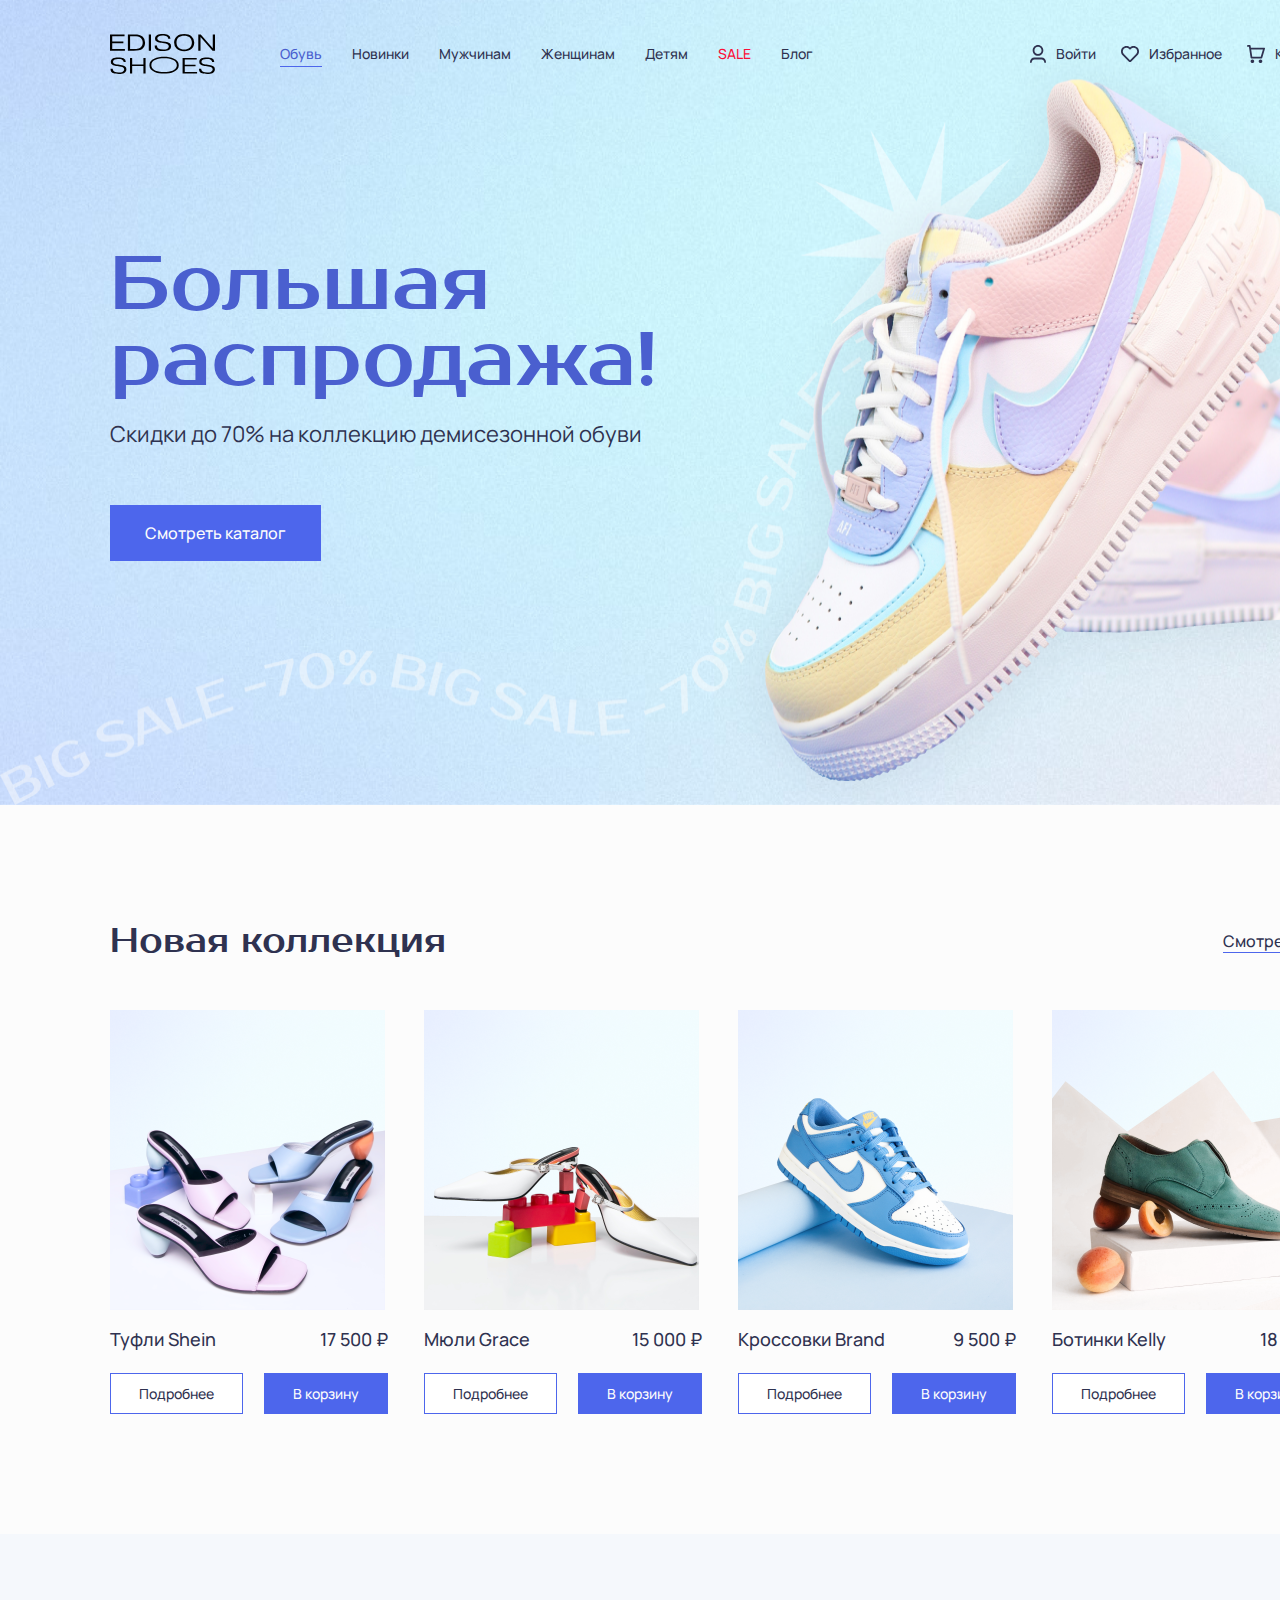
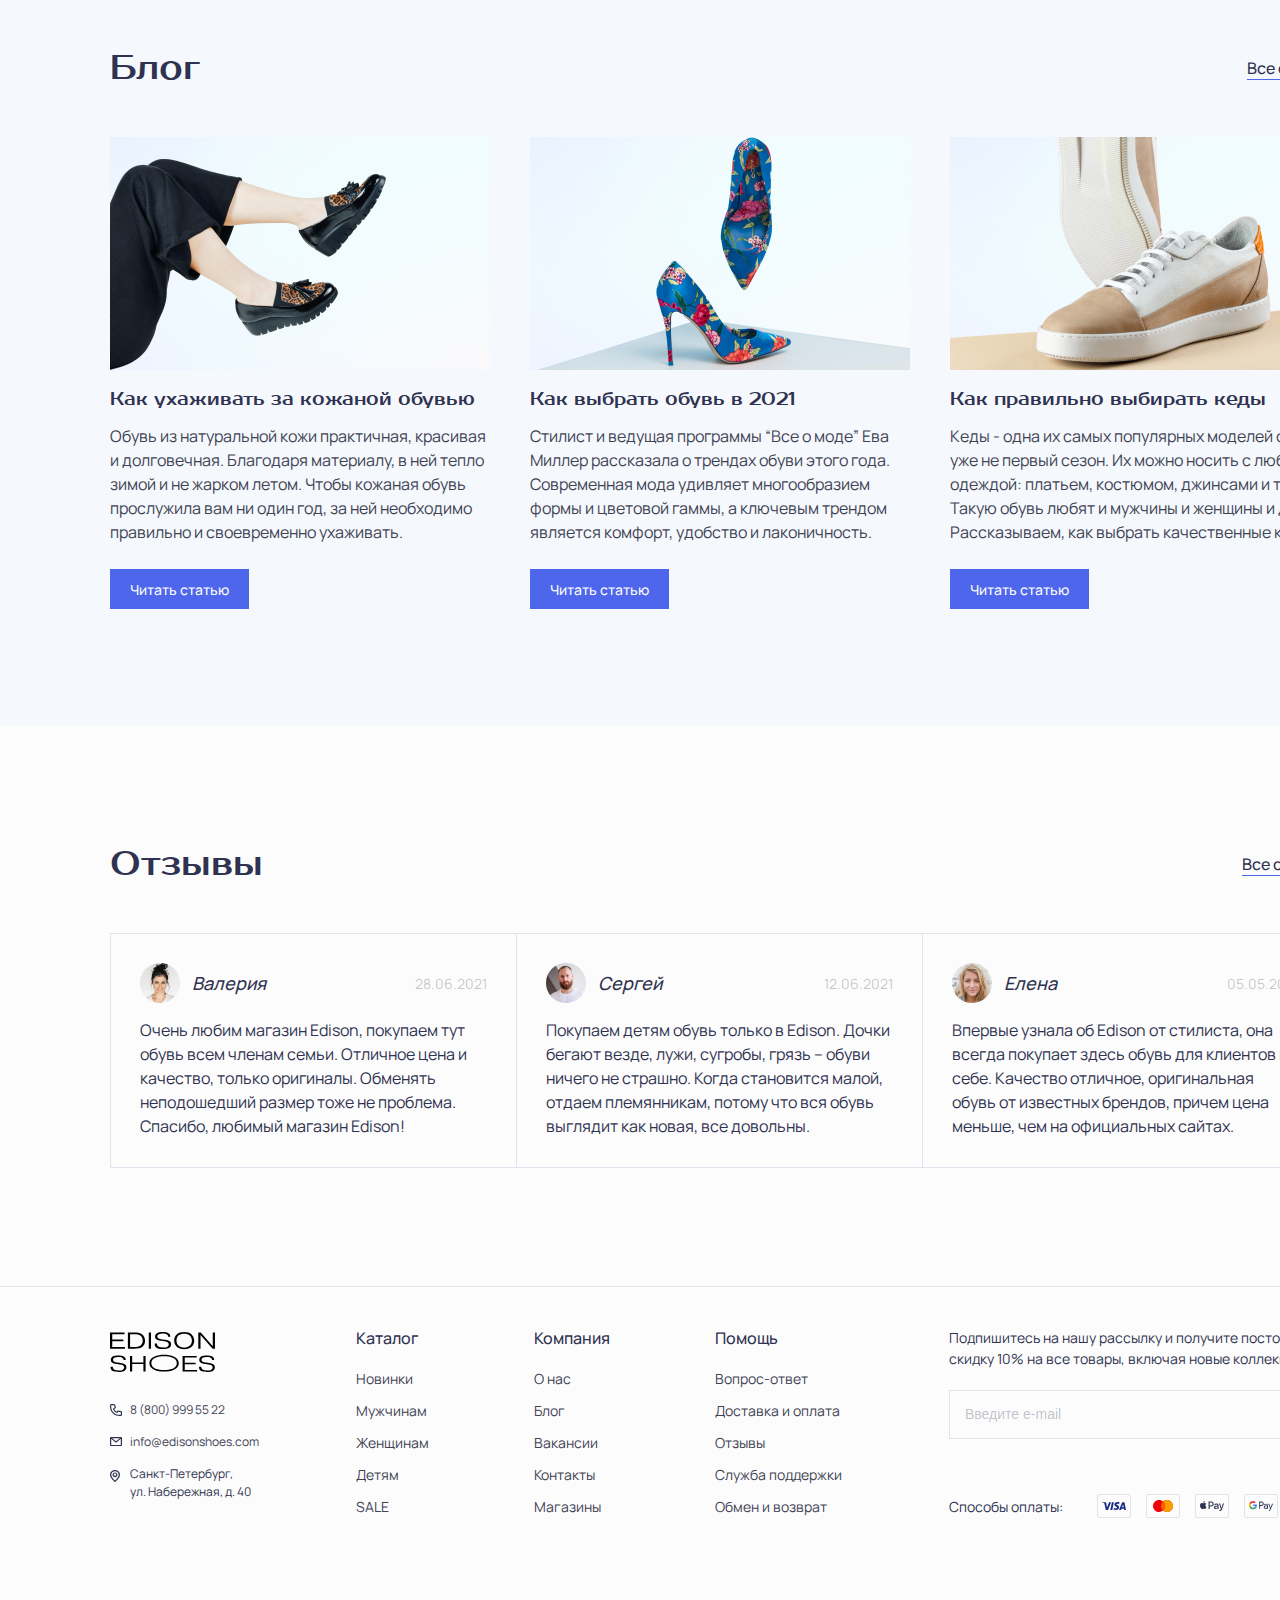
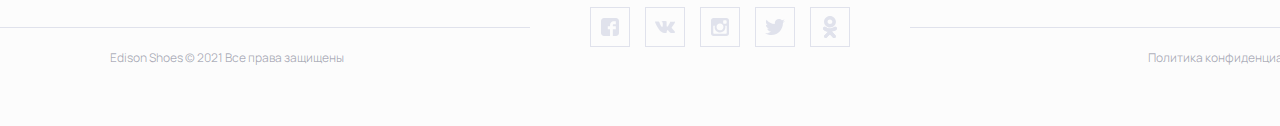
<file: bem/BEM-EdisonShoes/index.html>
<!DOCTYPE html>
<html lang="ru">

<head>
    <meta charset="UTF-8">
    <meta http-equiv="X-UA-Compatible" content="IE=edge">
    <meta name="viewport" content="width=device-width, initial-scale=1.0">
    <link rel="preconnect" href="https://fonts.googleapis.com">
    <link rel="preconnect" href="https://fonts.gstatic.com" crossorigin>
    <link href="https://fonts.googleapis.com/css2?family=Manrope:wght@400;500&family=Prosto+One&display=swap"
        rel="stylesheet">
    <link rel="stylesheet" href="css/style.css">
    <title>EDISON SHOES</title>
</head>

<body class="page">

    <header class="page__header header">
        <div class="container"> 
            <nav class="header-nav">
                    <a href="index.html" class="logo">
                        <svg class="logo__img" viewBox="0 0 105 40" width="105" height="40" xmlns="http://www.w3.org/2000/svg">
                            <path
                              d="M2.24 7.55h11.12v1.67H2.24v5.8h12.67v1.66H0V.5h14.56v1.66H2.24v5.38zM20.1 2.17v12.85h3.8c.99 0 1.8-.03 2.47-.07.68-.06 1.44-.23 2.29-.49a6.22 6.22 0 002.14-1.15c1.27-1.11 1.9-2.68 1.9-4.72 0-2.01-.63-3.58-1.9-4.69a6.06 6.06 0 00-2.85-1.38c-1.07-.23-2.4-.35-3.97-.35H20.1zM17.88.51h6.82c1.73 0 3.26.14 4.58.44 1.32.29 2.49.89 3.49 1.8a7.56 7.56 0 012.31 5.75c0 2.54-.78 4.52-2.34 5.94a7.55 7.55 0 01-3.76 1.82c-1.46.28-3.23.42-5.3.42h-5.8V.5zM38.77.5h2.24v16.18h-2.24V.5zM44.71 11.57h2.32v.1c0 1.44.64 2.48 1.9 3.1.97.45 2.38.69 4.23.69 1.82 0 3.09-.18 3.82-.54 1.2-.54 1.8-1.41 1.8-2.63 0-.92-.43-1.64-1.32-2.15a10.57 10.57 0 00-3.28-.88l-2.54-.41a22.93 22.93 0 01-2.37-.4 4.2 4.2 0 01-2.16-.62 4.35 4.35 0 00-.41-.23 3.05 3.05 0 01-1.68-2.84c0-1.66.77-2.92 2.31-3.77C48.56.33 50.3 0 52.55 0c2.4 0 4.23.32 5.52.97a3.87 3.87 0 012.37 3.72h-2.26c0-1.08-.54-1.88-1.6-2.4-.86-.45-2.17-.67-3.95-.67-1.65 0-2.86.19-3.64.57-.54.27-.97.61-1.27 1.04-.3.44-.44.9-.44 1.39 0 .85.45 1.48 1.35 1.9.65.32 1.94.62 3.87.9l2.57.39c2.07.32 3.52.75 4.35 1.3a3.5 3.5 0 011.66 3.13c0 1.84-.88 3.17-2.65 4-1.19.55-2.93.83-5.22.83-2.29 0-4.03-.22-5.24-.67a4.64 4.64 0 01-3.26-4.69v-.14zM81.64 2.4a7.97 7.97 0 012.62 6.2c0 2.54-.87 4.6-2.62 6.19-1.75 1.58-4.23 2.37-7.46 2.37-3.22 0-5.7-.79-7.45-2.38A7.97 7.97 0 0164.1 8.6c0-2.54.87-4.6 2.62-6.19C68.54.82 71.03.02 74.18.02c3.16 0 5.65.8 7.46 2.38zm-1.96.97c-1.32-1.15-3.15-1.73-5.5-1.73-2.34 0-4.17.58-5.5 1.73C67.24 4.6 66.5 6.35 66.5 8.6c0 2.25.73 4 2.19 5.22 1.32 1.16 3.15 1.74 5.5 1.74 2.34 0 4.17-.58 5.5-1.74 1.45-1.23 2.18-2.97 2.18-5.22 0-2.24-.73-3.99-2.19-5.22zM105 .5v16.18h-2.44L90.52 3v13.68h-2.24V.5h2.47l12.01 13.67V.51H105zM.52 34.66h2.25v.09c0 1.4.61 2.4 1.85 3 .94.45 2.3.68 4.1.68 1.77 0 3-.17 3.72-.52 1.17-.52 1.75-1.37 1.75-2.56 0-.9-.43-1.6-1.28-2.09a10.27 10.27 0 00-3.2-.85l-2.47-.4a22.6 22.6 0 01-2.3-.38l-.54-.12a6.98 6.98 0 01-1.07-.31c-.2-.06-.36-.12-.49-.18a4.26 4.26 0 00-.4-.22 2.97 2.97 0 01-1.63-2.76c0-1.62.75-2.84 2.25-3.67 1.19-.64 2.88-.96 5.07-.96 2.33 0 4.12.31 5.37.94a3.76 3.76 0 012.3 3.62h-2.2c0-1.05-.52-1.83-1.56-2.34-.82-.43-2.1-.65-3.83-.65a8.4 8.4 0 00-3.54.56c-.53.26-.94.6-1.24 1.01-.28.42-.42.87-.42 1.35 0 .82.44 1.44 1.31 1.84.63.31 1.88.6 3.76.88l2.5.38c2.01.31 3.42.73 4.23 1.25a3.4 3.4 0 011.6 3.06c0 1.78-.85 3.07-2.56 3.88-1.16.54-2.85.81-5.07.81-2.23 0-3.93-.22-5.1-.65a4.51 4.51 0 01-3.16-4.56v-.13zM22.18 32.12v7.5h-2.17V23.9h2.17v6.6h11.23v-6.6h2.18v15.72H33.4v-7.5H22.18zM74.76 30.75h10.81v1.62h-10.8V38h12.31v1.62h-14.5V23.9h14.15v1.62H74.76v5.23zM88.99 34.66h2.25v.09c0 1.4.62 2.4 1.85 3 .94.45 2.31.68 4.11.68 1.76 0 3-.17 3.71-.52 1.17-.52 1.76-1.37 1.76-2.56 0-.9-.43-1.6-1.29-2.09a10.26 10.26 0 00-3.19-.85l-2.47-.4a22.63 22.63 0 01-2.3-.38l-.55-.12a6.98 6.98 0 01-1.06-.31c-.2-.06-.36-.12-.5-.18a4.27 4.27 0 00-.4-.22 2.97 2.97 0 01-1.63-2.76c0-1.62.76-2.84 2.26-3.67 1.18-.64 2.87-.96 5.07-.96 2.32 0 4.11.31 5.36.94a3.76 3.76 0 012.3 3.62h-2.2c0-1.05-.52-1.83-1.55-2.34-.83-.43-2.1-.65-3.84-.65a8.4 8.4 0 00-3.54.56c-.52.26-.94.6-1.23 1.01-.28.42-.42.87-.42 1.35 0 .82.43 1.44 1.3 1.84.63.31 1.89.6 3.77.88l2.5.38c2 .31 3.42.73 4.22 1.25a3.4 3.4 0 011.61 3.06c0 1.78-.86 3.07-2.57 3.88-1.15.54-2.84.81-5.07.81-2.23 0-3.92-.22-5.1-.65A4.51 4.51 0 0189 34.79v-.13zM68.77 31.2c0 6.16-7.9 8.42-14.69 8.42-6.78 0-14.68-2.26-14.68-8.42s7.9-8.42 14.68-8.42c6.78 0 14.69 2.26 14.69 8.42zm-1.94 0c0-5.25-6.97-6.83-12.75-6.83s-12.74 1.58-12.74 6.83 6.96 6.83 12.74 6.83 12.75-1.58 12.75-6.83z" />
                          </svg>
                    </a>
                    <ul class="header-nav__site-nav site-nav">
                        <li class="site-nav__item">
                            <a href="index.html" class="site-nav__link site-nav__link--active">Обувь</a>
                        </li>
                        <li class="site-nav__item">
                            <a href="#" class="site-nav__link">Новинки</a>
                        </li>
                        <li class="site-nav__item">
                            <a href="#" class="site-nav__link">Мужчинам</a>
                        </li>
                        <li class="site-nav__item">
                            <a href="#" class="site-nav__link">Женщинам</a>
                        </li>
                        <li class="site-nav__item">
                            <a href="#" class="site-nav__link">Детям</a>
                        </li>
                        <li class="site-nav__item">
                            <a href="#" class="site-nav__link site-nav__link--sale">SALE</a>
                        </li>
                        <li class="site-nav__item">
                            <a href="blog.html" class="site-nav__link">Блог</a>
                        </li>
                    </ul>
                    <ul class="user-nav">
                        <li class="user-nav__item">
                           
                            <a href="#" class="user-nav__link">
                                <svg class="user-nav__img" width="16" height="18" viewBox="0 0 16 18" fill="#2F3250" xmlns="http://www.w3.org/2000/svg">
                                   <path d="M8 1.8C6.03632 1.8 4.44444 3.41177 4.44444 5.4C4.44444 7.38822 6.03632 9 8 9C9.96368 9 11.5556 7.38822 11.5556 5.4C11.5556 3.41177 9.96368 1.8 8 1.8ZM2.66667 5.4C2.66667 2.41766 5.05448 0 8 0C10.9455 0 13.3333 2.41766 13.3333 5.4C13.3333 8.38234 10.9455 10.8 8 10.8C5.05448 10.8 2.66667 8.38234 2.66667 5.4ZM4.44445 14.4C2.97168 14.4 1.77778 15.6088 1.77778 17.1C1.77778 17.5971 1.37981 18 0.888889 18C0.397969 18 0 17.5971 0 17.1C0 14.6147 1.98985 12.6 4.44445 12.6H11.5556C14.0102 12.6 16 14.6147 16 17.1C16 17.5971 15.602 18 15.1111 18C14.6202 18 14.2222 17.5971 14.2222 17.1C14.2222 15.6088 13.0283 14.4 11.5556 14.4H4.44445Z"/>
                                </svg>
                                <span>Войти</span>
                            </a>
                        </li>
                        <li class="user-nav__item">
                            <a href="#" class="user-nav__link">
                                <svg class="user-nav__img" width="18" height="16" viewBox="0 0 18 16" fill="#2F3250" xmlns="http://www.w3.org/2000/svg">
                                    <path d="M9 1.3843C6.87976 -0.52839 3.61913 -0.459003 1.58162 1.59246C-0.527208 3.71573 -0.527208 7.15824 1.58162 9.28151L7.72721 15.4692C8.43015 16.1769 9.56985 16.1769 10.2728 15.4692L16.4184 9.28151C18.5272 7.15824 18.5272 3.71573 16.4184 1.59246C14.3809 -0.459003 11.1202 -0.52839 9 1.3843ZM7.94558 2.87396L8.3636 3.29485C8.71508 3.64873 9.28492 3.64873 9.6364 3.29485L10.0544 2.87396C11.4603 1.45845 13.7397 1.45845 15.1456 2.87396C16.5515 4.28948 16.5515 6.58448 15.1456 8L9 14.1877L2.85442 8C1.44853 6.58448 1.44853 4.28948 2.85442 2.87396C4.2603 1.45845 6.5397 1.45845 7.94558 2.87396Z"/>
                                </svg>                                
                                <span>Избранное</span>
                            </a>
                        </li>
                        <li class="user-nav__item">
                            <a href="#" class="user-nav__link">
                                <svg class="user-nav__img" width="18" height="18" viewBox="0 0 18 18" fill="#2F3250" xmlns="http://www.w3.org/2000/svg">
                                    <path d="M1.92789 1.80011L3.60821 12.7221C3.62044 12.8123 3.64602 12.8982 3.68289 12.9778C3.79388 13.2175 4.00721 13.4001 4.26679 13.4695C4.34609 13.4908 4.4292 13.5015 4.5142 13.5H14.4C14.7974 13.5 15.1478 13.2393 15.262 12.8586L17.962 3.85871C18.0438 3.58622 17.9919 3.29111 17.8221 3.06287C17.6522 2.83462 17.3845 2.70011 17.1 2.70011H3.88753L3.59152 0.776091C3.58043 0.695647 3.55871 0.618597 3.52783 0.546403C3.47176 0.414935 3.38591 0.301056 3.27986 0.211794C3.18147 0.128823 3.06504 0.0665646 2.9373 0.0317381C2.8569 0.00972049 2.77254 -0.0013077 2.68622 0.000123596H0.9C0.402944 0.000123596 0 0.403065 0 0.900117C0 1.39717 0.402944 1.80011 0.9 1.80011H1.92789ZM5.27214 11.7L4.16445 4.50009H15.8904L13.7304 11.7H5.27214Z"/>
                                    <path d="M7.2 16.2C7.2 17.1941 6.39411 18 5.4 18C4.40589 18 3.6 17.1941 3.6 16.2C3.6 15.2059 4.40589 14.4 5.4 14.4C6.39411 14.4 7.2 15.2059 7.2 16.2Z"/>
                                    <path d="M15.3 16.2C15.3 17.1941 14.4941 18 13.5 18C12.5059 18 11.7 17.1941 11.7 16.2C11.7 15.2059 12.5059 14.4 13.5 14.4C14.4941 14.4 15.3 15.2059 15.3 16.2Z"/>
                                </svg>                                
                                <span>Корзина</span>
                            </a>
                        </li>
                    </ul>
            </nav>
            <div class="header__sale-intro sale-intro">
                <h2 class="sale-intro__title intro-title">Большая распродажа!</h2>
                <p class="sale-intro__desc">Скидки до 70% на коллекцию демисезонной обуви</p>
                <a href="#" class="sale-intro__link btn">Смотреть каталог</a>
            </div>
        </div>
    </header>

    <main class="page__content">

        <section class="catalog">
        <div class="container">
            <div class="headline">
                <h2 class="headline__title">Новая коллекция</h2>
                <a href="#" class="headline__link">Смотреть все</a>
            </div>
            <ul class="catalog__list catalog-list">
                <li class="catalog-list__item catalog-item">
                    <img src="img/ptroduct-card/1.png" class="catalog-item__img" alt="Туфли Shein" width="275"
                        height="300">
                    <div class="catalog-item__main-info">
                        <span class="item__name">Туфли Shein</span> <span class="catalog-item__price">17 500 ₽</span>
                    </div>
                    <div class="catalog-item__interaction">
                        <a class="catalog-item__btn-link btn btn--primary">Подробнее</a> <a
                            class="catalog-item__btn-link btn">В корзину</a>
                    </div>
                </li>
                <li class="catalog-list__item catalog-item">
                    <img src="img/ptroduct-card/2.png" class="catalog-item__img" alt="Туфли Shein" width="275"
                        height="300">
                    <div class="catalog-item__main-info">
                        <span class="catalog-item__name">Мюли Grace</span> <span class="catalog-item__price">15 000
                            ₽</span>
                    </div>
                    <div class="catalog-item__interaction">
                        <a class="catalog-item__btn-link btn btn--primary">Подробнее</a> <a
                            class="catalog-item__btn-link btn">В корзину</a>
                    </div>
                </li>
                <li class="catalog-list__item catalog-item">
                    <img src="img/ptroduct-card/3.png" class="catalog-item__img" alt="Туфли Shein" width="275"
                        height="300">
                    <div class="catalog-item__main-info">
                        <span class="catalog-item__name">Кроссовки Brand</span> <span class="catalog-item__price">9 500
                            ₽</span>
                    </div>
                    <div class="catalog-item__interaction">
                        <a class="catalog-item__btn-link btn btn--primary">Подробнее</a> <a
                            class="catalog-item__btn-link btn">В корзину</a>
                    </div>
                </li>
                <li class="catalog-list__item catalog-item">
                    <img src="img/ptroduct-card/4.png" class="catalog-item__img" alt="Туфли Shein" width="275"
                        height="300">
                    <div class="catalog-item__main-info">
                        <span class="catalog-item__name">Ботинки Kelly</span> <span class="catalog-item__price">18 500
                            ₽</span>
                    </div>
                    <div class="catalog-item__interaction">
                        <a class="catalog-item__btn-link btn btn--primary">Подробнее</a> <a
                            class="catalog-item__btn-link btn">В корзину</a>
                    </div>
                </li>
            </ul>
        </div>
        </section>

        <section class="blog">
        <div class="container">
            <div class="headline">
                <h2 class="headline__title">Блог</h2>
                <a href="#" class="headline__link">Все статьи</a>
            </div>
            <ul class="blog__list blog-list">
                <li class="blog-list__item blog-item">
                    <img src="img/blog-card/photo.png" alt="Кожанная обувь" class="blog-item__img" width="380"
                        height="233">
                    <p class="blog-item__title">Как ухаживать за кожаной обувью</p>
                    <p class="blog-item__text">Обувь из натуральной кожи практичная, красивая и долговечная. Благодаря
                        материалу, в ней тепло зимой и не жарком летом. Чтобы кожаная обувь прослужила вам ни один год,
                        за
                        ней необходимо правильно и своевременно ухаживать.</p>
                    <a href="#" class="blog-item__btn-link btn">Читать статью</a>
                </li>
                <li class="blog-list__item blog-item">
                    <img src="img/blog-card/photo-1.png" alt="Туфли" class="blog-item__img" width="380" height="233">
                    <p class="blog-item__title">Как выбрать обувь в 2021</p>
                    <p class="blog-item__text">Стилист и ведущая программы “Все о моде” Ева Миллер рассказала о трендах
                        обуви этого года. Современная мода удивляет многообразием формы и цветовой гаммы, а ключевым
                        трендом
                        является комфорт, удобство и лаконичность.</p>
                    <a href="#" class="blog-item__btn-link btn">Читать статью</a>
                </li>
                <li class="blog-list__item blog-item">
                    <img src="img/blog-card/photo-2.png" alt="Кеды" class="blog-item__img" width="380" height="233">
                    <p class="blog-item__title">Как правильно выбирать кеды</p>
                    <p class="blog-item__text">Кеды - одна их самых популярных моделей обуви уже не первый сезон. Их
                        можно
                        носить с любой одеждой: платьем, костюмом, джинсами и т.д. Такую обувь любят и мужчины и женщины
                        и
                        дети. Рассказываем, как выбрать качественные кеды.</p>
                    <a href="#" class="blog-item__btn-link btn">Читать статью</a>
                </li>
            </ul>
        </div>
        </section>

        <section class="reviews">
        <div class="container">
            <div class="headline">
                <h2 class="headline__title">Отзывы</h2>
                <a href="#" class="headline__link">Все отзывы</a>
            </div>
            <div class="reviews__list reviews-list">
                <blockquote class="reviews-list__item review-item">
                    <div class="review-item__headline">
                        <div class="review-item__author avatar">
                            <img class="avatar__img" src="img/review-avatar/avatar-1.png" width="40" height="40"
                                alt="Аватарка пользователя">
                            <cite class="review-item__name avatar__name">Валерия</cite>
                        </div>
                        <time class="review-item__time" datetime="2021-06-28">28.06.2021</time>
                    </div>
                    <p class="review-item__message">Очень любим магазин Edison, покупаем тут обувь всем членам семьи.
                        Отличное цена и качество, только оригиналы. Обменять неподошедший размер тоже не проблема.
                        Спасибо, любимый магазин Edison!</p>
                </blockquote>
                <blockquote class="reviews-list__item review-item">
                    <div class="review-item__headline">
                        <div class="review-item__author avatar">
                            <img class="avatar__img" src="img/review-avatar/avatar-2.png" width="40" height="40"
                                alt="Аватарка пользователя">
                            <cite class="review-item__name avatar__name">Сергей</cite>
                        </div>
                        <time class="review-item__time" datetime="2021-06-28">12.06.2021</time>
                    </div>
                    <p class="review-item__message">Покупаем детям обувь только в Edison. Дочки бегают везде, лужи,
                        сугробы, грязь – обуви ничего не страшно. Когда становится малой, отдаем племянникам, потому что
                        вся обувь выглядит как новая, все довольны.</p>
                </blockquote>
                <blockquote class="reviews-list__item review-item">
                    <div class="review-item__headline">
                        <div class="review-item__author avatar">
                            <img class="avatar__img" src="img/review-avatar/avatar-3.png" width="40" height="40"
                                alt="Аватарка пользователя">
                            <cite class="review-item__name avatar__name">Елена</cite>
                        </div>
                        <time class="review-item__time" datetime="2021-06-28">05.05.2021</time>
                    </div>
                    <p class="review-item__message">Впервые узнала об Edison от стилиста, она всегда покупает здесь
                        обувь для клиентов и себе. Качество отличное, оригинальная обувь от известных брендов, причем
                        цена меньше, чем на официальных сайтах.</p>
                </blockquote>
            </div>
        </div>
        </section>

    </main>

    <footer class="page__footer footer">
        <div class="container">
            <div class="footer__row">
                <div class="footer__column">
                    <a class="footer__logo logo">
                        <img src="img/logotype.svg" width="105" height="40">
                    </a>
                    <ul class="footer__contacts contacts-list">
                        <li class="contacts-list__item">
                            <a class="contacts-list__link contacts-list__link--phone" href="tel:88009995522">8 (800) 999 55 22</a>
                        </li>
                        <li class="contacts-list__item">
                            <a class="contacts-list__link contacts-list__link--email" href="#">info@edisonshoes.com</a>
                        </li>
                        <li class="contacts-list__item">
                            <address class="contacts-list__address contacts-list__address--map">
                                Санкт-Петербург, <br>
                                ул. Набережная, д. 40
                            </address>
                        </li>
                    </ul>
                </div>
                <div class="footer__column">
                    <nav class="footer__nav footer-nav">
                        <div class="footer-nav__column">
                            <p class="footer-nav__category">Каталог</p>
                            <ul class="footer-nav__list footer-nav-list">
                                <li class="footer-nav-list__item">
                                    <a href="#" class="footer-nav-list__link">Новинки</a>
                                </li>
                                <li class="footer-nav-list__item">
                                    <a href="#" class="footer-nav-list__link">Мужчинам</a>
                                </li>
                                <li class="footer-nav-list__item"><a href="#" class="footer-nav-list__link">Женщинам</a>
                                </li>
                                <li class="footer-nav-list__item">
                                    <a href="#" class="footer-nav-list__link">Детям</a>
                                </li>
                                <li class="footer-nav-list__item">
                                    <a href="#" class="footer-nav-list__link">SALE</a>
                                </li>
                            </ul>
                        </div>
                        <div class="footer-nav__column">
                            <p class="footer-nav__category">Компания</p>
                            <ul class="footer-nav__list footer-nav-list">
                                <li class="footer-nav-list__item">
                                    <a href="#" class="footer-nav-list__link">О нас</a>
                                </li>
                                <li class="footer-nav-list__item">
                                    <a href="#" class="footer-nav-list__link">Блог</a>
                                </li>
                                <li class="footer-nav-list__item">
                                    <a href="#" class="footer-nav-list__link">Вакансии</a>
                                </li>
                                <li class="footer-nav-list__item">
                                    <a href="#" class="footer-nav-list__link">Контакты</a>
                                </li>
                                <li class="footer-nav-list__item">
                                    <a href="#" class="footer-nav-list__link">Магазины</a>
                                </li>
                            </ul>
                        </div>
                        <div class="footer-nav__column">
                            <p class="footer-nav__category">Помощь</p>
                            <ul class="footer-nav__list footer-nav-list">
                                <li class="footer-nav-list__item">
                                    <a href="#" class="footer-nav-list__link">Вопрос-ответ</a>
                                </li>
                                <li class="footer-nav-list__item">
                                    <a href="#" class="footer-nav-list__link">Доставка и оплата</a>
                                </li>
                                <li class="footer-nav-list__item">
                                    <a href="#" class="footer-nav-list__link">Отзывы</a>
                                </li>
                                <li class="footer-nav-list__item">
                                    <a href="#" class="footer-nav-list__link">Служба поддержки</a>
                                </li>
                                <li class="footer-nav-list__item">
                                    <a href="#" class="footer-nav-list__link">Обмен и возврат</a>
                                </li>
                            </ul>
                        </div>
                    </nav>
                </div>
                <div class="footer__column">
                    <form class="footer__subscribe subscribe" action="#" method="POST">
                        <label class="subscribe__decription" for="email">Подпишитесь на нашу рассылку и получите
                            постоянную скидку 10% на все товары, включая новые коллекции</label>
                        <input class="subscribe__email" type="email" name="email" id="email"
                            placeholder="Введите e-mail">
                        <button class="send-email">
                            <img src="img/icons/send-plane-icon.svg" alt="Отправить Email">
                        </button>
                    </form>
                    <div class="footer__payment payment">
                        <p class="payment__category">Способы оплаты:</p>
                        <ul class="payment__list payment-list">
                            <li class="payment-list__item">
                                <img src="img/pay-method/Visa.svg" alt="Visa">
                            </li>
                            <li class="payment-list__item">
                                <img src="img/pay-method/MasterCard.svg" alt="MasterCard">
                            </li>
                            <li class="payment-list__item"><img src="img/pay-method/ApplePay.svg" alt="ApplePay">
                            </li>
                            <li class="payment-list__item">
                                <img src="img/pay-method/GooglePay.svg" alt="GooglePay">
                            </li>
                            <li class="payment-list__item">
                                <img src="img/pay-method/YandexPay.svg" alt="YandexPay">
                            </li>
                        </ul>
                    </div>
                </div>
            </div>
        </div>
        <div class="footer__row">
            <ul class="footer__social social-list">
                <li class="social-list__item">
                    <a href="#" class="social-list__link"><img src="img/social/fb.svg" alt="Facebook"></a>
                </li>
                <li class="social-list__item">
                    <a href="#" class="social-list__link"><img src="img/social/vk.svg" alt="Vkontakte"></a>
                </li>
                <li class="social-list__item">
                    <a href="#" class="social-list__link"><img src="img/social/inst.svg" alt="Instagram"></a>
                </li>
                <li class="social-list__item">
                    <a href="#" class="social-list__link"> <img src="img/social/twitter.svg" alt="Twitter"></a>
                </li>
                <li class="social-list__item">
                    <a href="#" class="social-list__link"> <img src="img/social/odnoklas.svg" alt="Odnoklassniki"></a>
                </li>
            </ul>
        </div>
        <div class="container">
            <div class="footer__row">
                <div class="footer__column">
                    <a class="footer__link" href="#">Edison Shoes © 2021 Все права защищены</a>
                </div>
                <div class="footer__column">
                    <a class="footer__link" href="#">Политика конфиденциальности</a>
                </div>
            </div>
        </div>
    </footer>

    
</body>

</html>
</file>
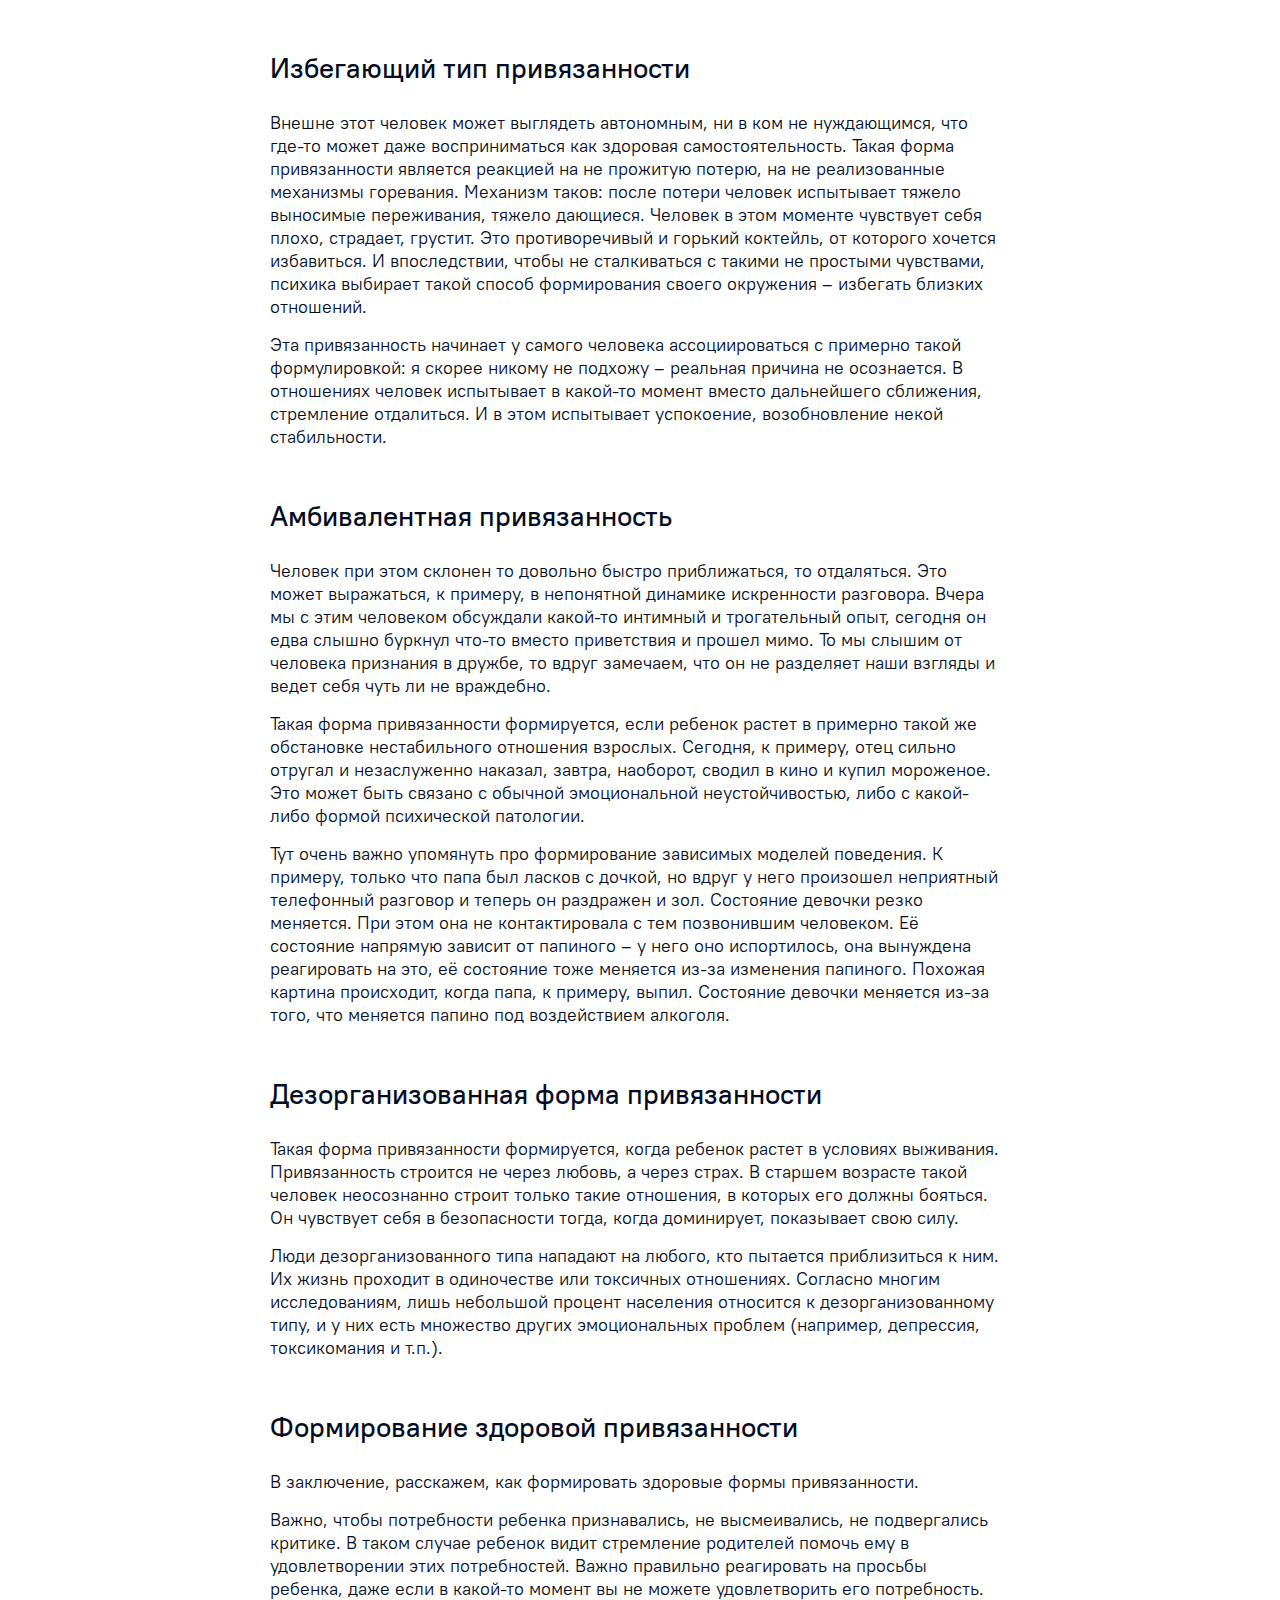
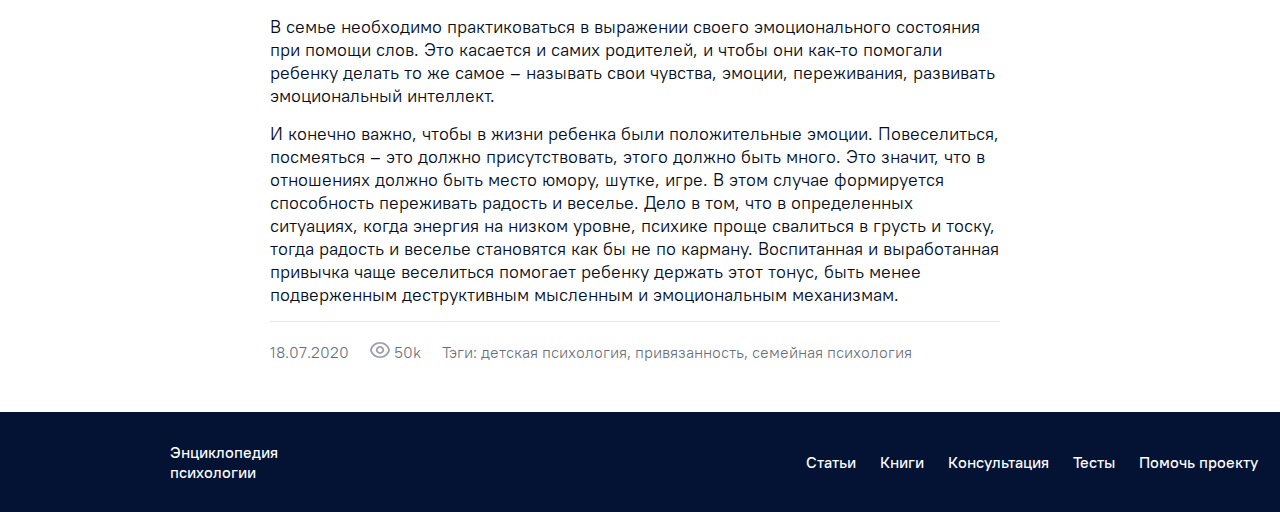
<file: button-up/button-up-Encyclopedia/index.html>
<!DOCTYPE html>
<html lang="ru">
  <head>
    <meta charset="UTF-8" />
    <meta http-equiv="X-UA-Compatible" content="IE=edge" />
    <meta name="viewport" content="width=device-width, initial-scale=1.0" />
    <meta name="Description" content="Энциклопедия психологии" />
    <link rel="stylesheet" href="css/style.css" />
    <title>Энциклопедия психологии</title>
  </head>
  <body>
    <main>
      <section class="article">
        <div class="container">
          <article class="article-wrapper">
            <section class="article-section">
              <h2 class="article-title">Избегающий тип привязанности</h2>
              <p>
                Внешне этот человек может выглядеть автономным, ни в ком не
                нуждающимся, что где-то может даже восприниматься как здоровая
                самостоятельность. Такая форма привязанности является реакцией
                на не прожитую потерю, на не реализованные механизмы горевания.
                Механизм таков: после потери человек испытывает тяжело выносимые
                переживания, тяжело дающиеся. Человек в этом моменте чувствует
                себя плохо, страдает, грустит. Это противоречивый и горький
                коктейль, от которого хочется избавиться. И впоследствии, чтобы
                не сталкиваться с такими не простыми чувствами, психика выбирает
                такой способ формирования своего окружения – избегать близких
                отношений.
              </p>
              <p>
                Эта привязанность начинает у самого человека ассоциироваться с
                примерно такой формулировкой: я скорее никому не подхожу –
                реальная причина не осознается. В отношениях человек испытывает
                в какой-то момент вместо дальнейшего сближения, стремление
                отдалиться. И в этом испытывает успокоение, возобновление некой
                стабильности.
              </p>
            </section>
            <section class="article-section">
              <h2 class="article-title">Амбивалентная привязанность</h2>
              <p>
                Человек при этом склонен то довольно быстро приближаться, то
                отдаляться. Это может выражаться, к примеру, в непонятной
                динамике искренности разговора. Вчера мы с этим человеком
                обсуждали какой-то интимный и трогательный опыт, сегодня он едва
                слышно буркнул что-то вместо приветствия и прошел мимо. То мы
                слышим от человека признания в дружбе, то вдруг замечаем, что он
                не разделяет наши взгляды и ведет себя чуть ли не враждебно.
              </p>
              <p>
                Такая форма привязанности формируется, если ребенок растет в
                примерно такой же обстановке нестабильного отношения взрослых.
                Сегодня, к примеру, отец сильно отругал и незаслуженно наказал,
                завтра, наоборот, сводил в кино и купил мороженое. Это может
                быть связано с обычной эмоциональной неустойчивостью, либо с
                какой-либо формой психической патологии.
              </p>
              <p>
                Тут очень важно упомянуть про формирование зависимых моделей
                поведения. К примеру, только что папа был ласков с дочкой, но
                вдруг у него произошел неприятный телефонный разговор и теперь
                он раздражен и зол. Состояние девочки резко меняется. При этом
                она не контактировала с тем позвонившим человеком. Её состояние
                напрямую зависит от папиного – у него оно испортилось, она
                вынуждена реагировать на это, её состояние тоже меняется из-за
                изменения папиного. Похожая картина происходит, когда папа, к
                примеру, выпил. Состояние девочки меняется из-за того, что
                меняется папино под воздействием алкоголя.
              </p>
            </section>
            <section class="article-section">
              <h2 class="article-title">
                Дезорганизованная форма привязанности
              </h2>
              <p>
                Такая форма привязанности формируется, когда ребенок растет в
                условиях выживания. Привязанность строится не через любовь, а
                через страх. В старшем возрасте такой человек неосознанно строит
                только такие отношения, в которых его должны бояться. Он
                чувствует себя в безопасности тогда, когда доминирует,
                показывает свою силу.
              </p>
              <p>
                Люди дезорганизованного типа нападают на любого, кто пытается
                приблизиться к ним. Их жизнь проходит в одиночестве или
                токсичных отношениях. Согласно многим исследованиям, лишь
                небольшой процент населения относится к дезорганизованному типу,
                и у них есть множество других эмоциональных проблем (например,
                депрессия, токсикомания и т.п.).
              </p>
            </section>
            <section class="article-section">
              <h2 class="article-title">Формирование здоровой привязанности</h2>
              <p>
                В заключение, расскажем, как формировать здоровые формы
                привязанности.
              </p>
              <p>
                Важно, чтобы потребности ребенка признавались, не высмеивались,
                не подвергались критике. В таком случае ребенок видит стремление
                родителей помочь ему в удовлетворении этих потребностей. Важно
                правильно реагировать на просьбы ребенка, даже если в какой-то
                момент вы не можете удовлетворить его потребность.
              </p>
              <p>
                В семье необходимо практиковаться в выражении своего
                эмоционального состояния при помощи слов. Это касается и самих
                родителей, и чтобы они как-то помогали ребенку делать то же
                самое – называть свои чувства, эмоции, переживания, развивать
                эмоциональный интеллект.
              </p>
              <p>
                И конечно важно, чтобы в жизни ребенка были положительные
                эмоции. Повеселиться, посмеяться – это должно присутствовать,
                этого должно быть много. Это значит, что в отношениях должно
                быть место юмору, шутке, игре. В этом случае формируется
                способность переживать радость и веселье. Дело в том, что в
                определенных ситуациях, когда энергия на низком уровне, психике
                проще свалиться в грусть и тоску, тогда радость и веселье
                становятся как бы не по карману. Воспитанная и выработанная
                привычка чаще веселиться помогает ребенку держать этот тонус,
                быть менее подверженным деструктивным мысленным и эмоциональным
                механизмам.
              </p>
            </section>
            <div class="article-info">
              <span class="article-date">18.07.2020</span>
              <span class="article-views">
                <img
                  src="img/eye-icon.svg"
                  width="20"
                  height="16"
                  alt="Глаз"
                />
                50k
              </span>
              <span class="article-tegs">
                Тэги: детская психология, привязанность, семейная психология
              </span>
            </div>
          </article>
        </div>
      </section>
      <button class="up-button"><img src="img/arrow-up.svg" width="13" height="19"></button>
    </main>
    <footer class="footer">
      <div class="footer-wrapper container">
        <a class="logo" href="#">Энциклопедия психологии</a>
        <nav class="footer-nav">
          <ul class="nav-list">
            <li class="nav-list-item">
              <a href="#" class="nav-link">Статьи</a>
            </li>
            <li class="nav-list-item">
              <a href="#" class="nav-link">Книги</a>
            </li>
            <li class="nav-list-item">
              <a href="#" class="nav-link">Консультация</a>
            </li>
            <li class="nav-list-item">
              <a href="#" class="nav-link">Тесты</a>
            </li>
            <li class="nav-list-item">
              <a href="#" class="nav-link">Помочь проекту</a>
            </li>
          </ul>
        </nav>
      </div>
    </footer>
    <script src="js/script.js"></script>
  </body>
</html>
</file>
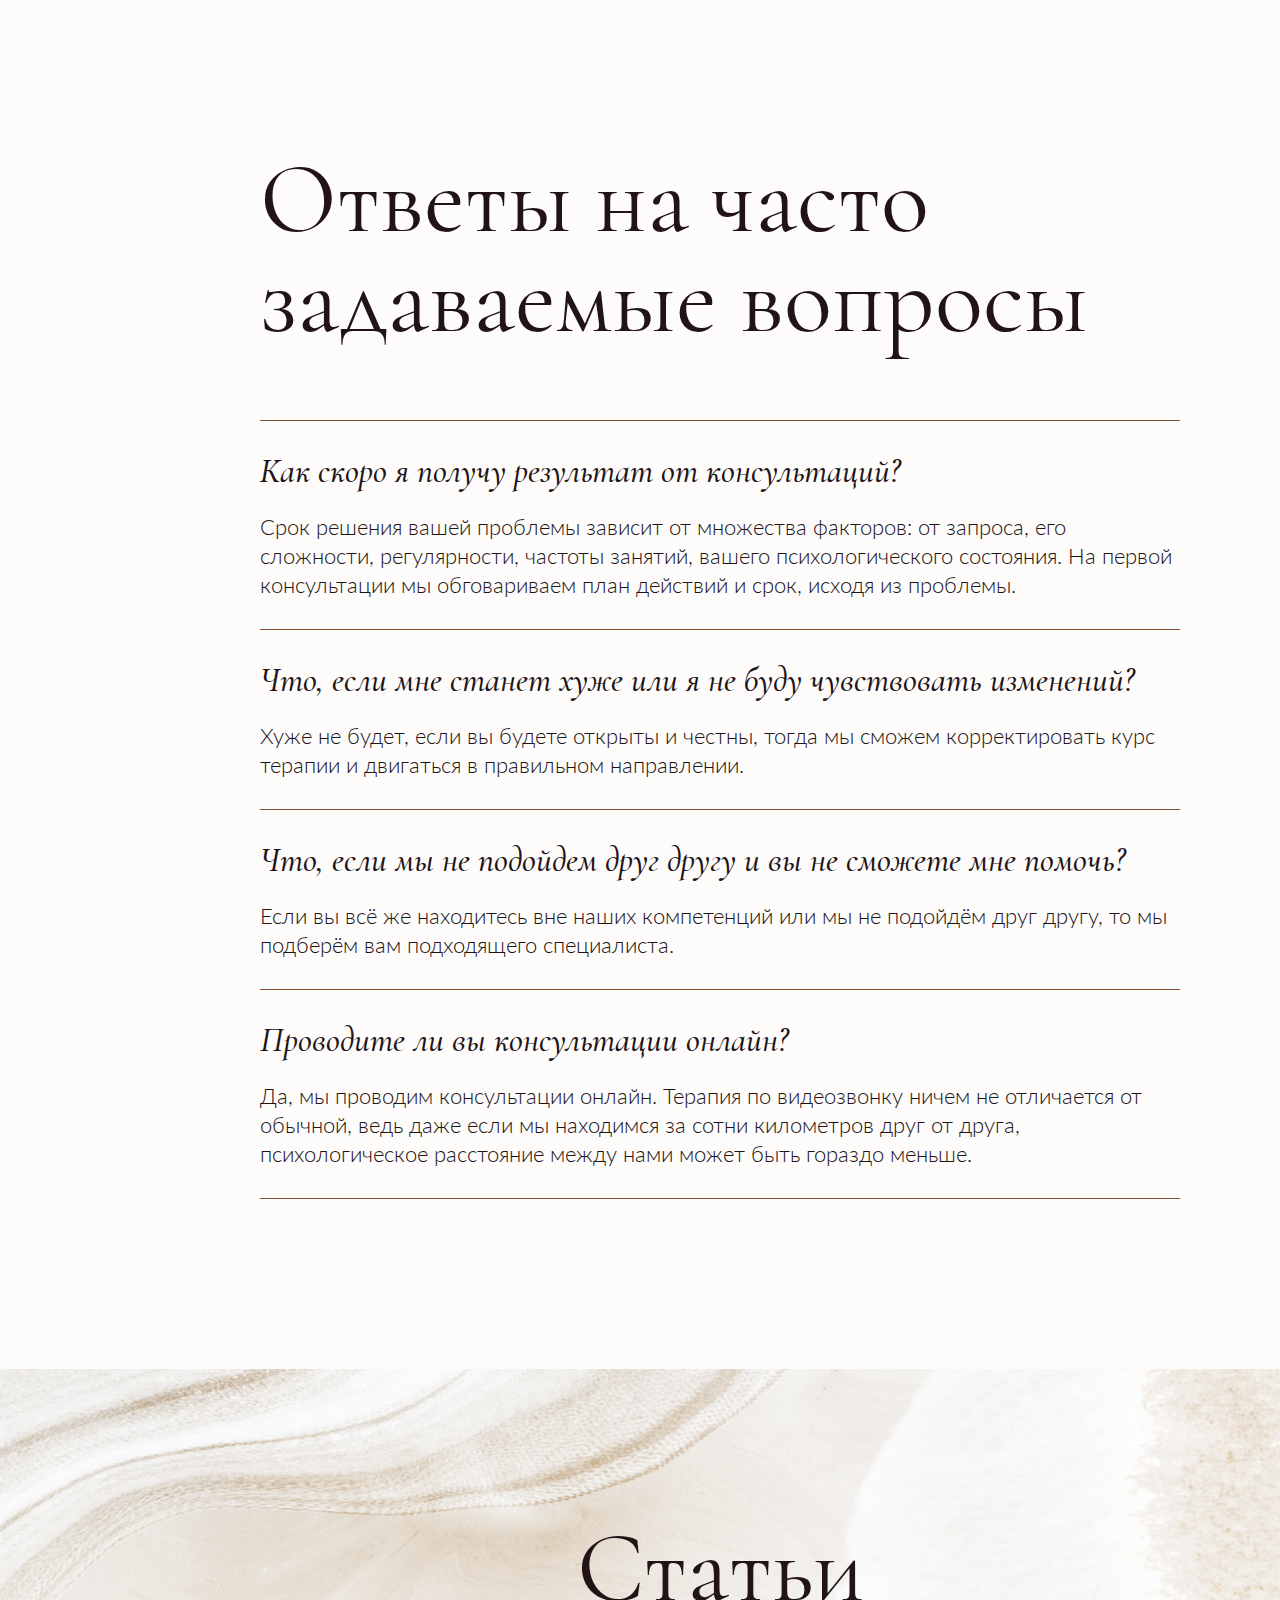
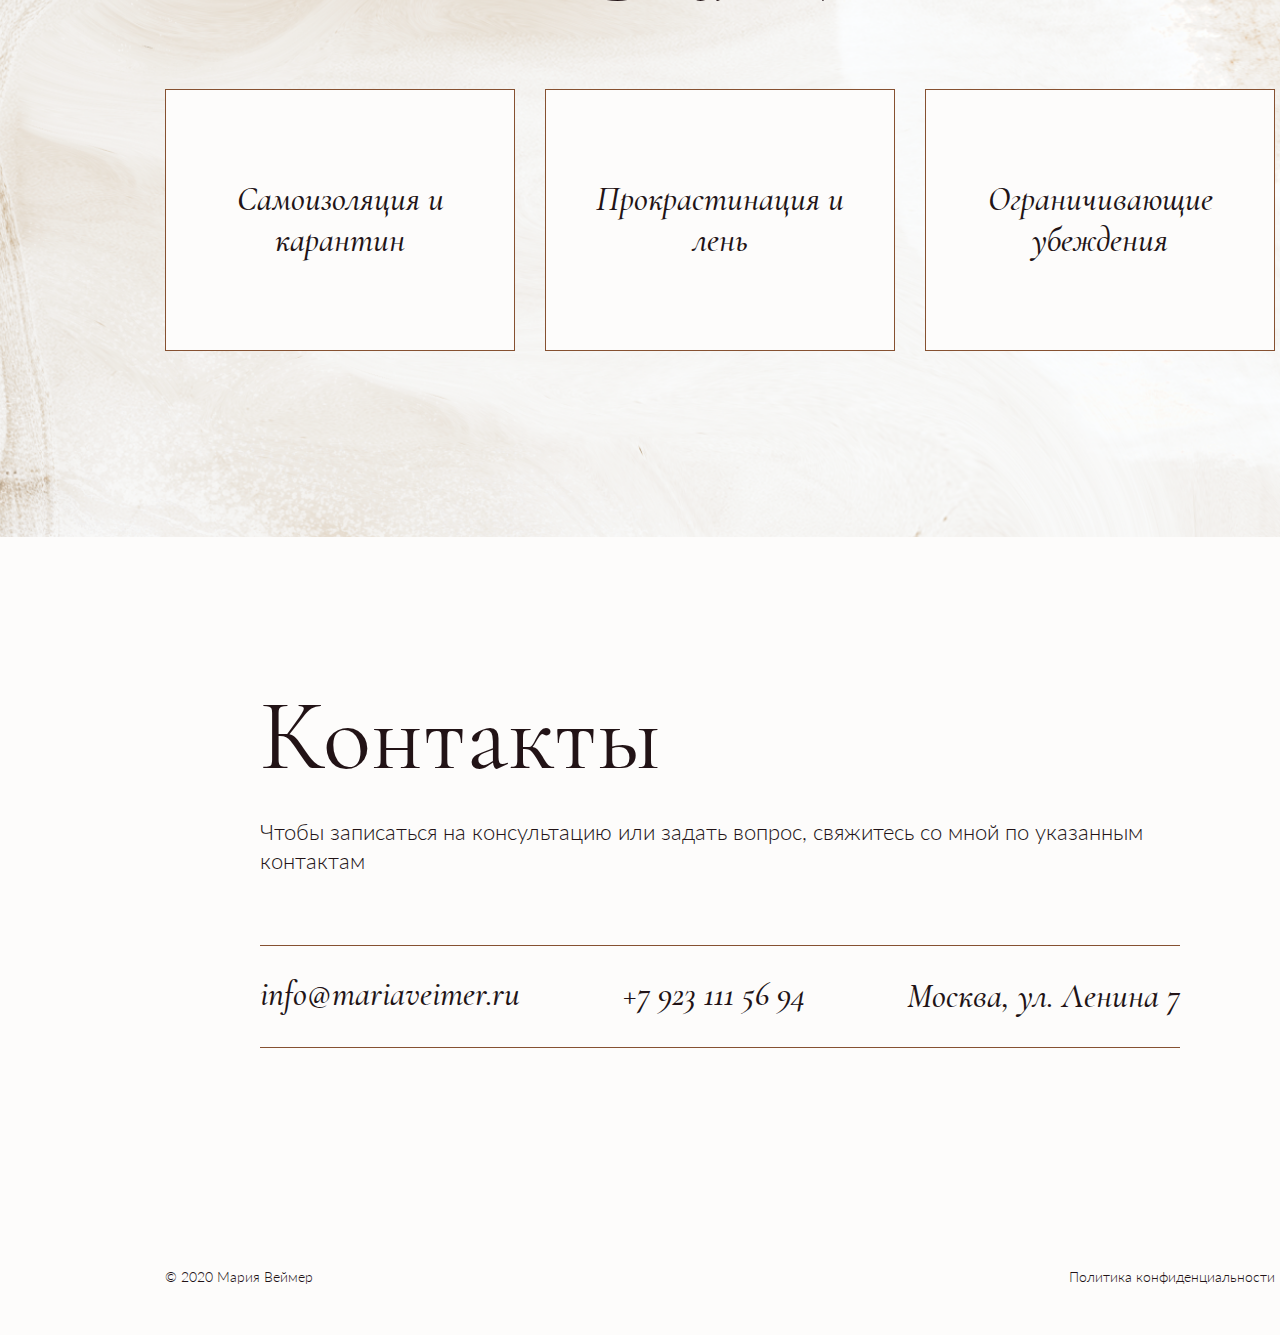
<file: button-up/button-up-FAQ/index.html>
<!DOCTYPE html>
<html lang="ru">
  <head>
    <meta charset="UTF-8" />
    <meta http-equiv="X-UA-Compatible" content="IE=edge" />
    <meta name="viewport" content="width=device-width, initial-scale=1.0" />
    <link rel="stylesheet" href="css/style.css" />
    <title>FAQ</title>
  </head>
  <body>
    <main class="page-main">
      <section class="faq">
        <div class="faq-wrapper">
          <h2 class="title">Ответы на часто задаваемые вопросы</h2>
          <ul class="faq-list">
            <li class="faq-item">
              <p class="faq-question">
                Как скоро я получу результат от консультаций?
              </p>
              <p class="faq-answer">
                Срок решения вашей проблемы зависит от множества факторов: от
                запроса, его сложности, регулярности, частоты занятий, вашего
                психологического состояния. На первой консультации мы
                обговариваем план действий и срок, исходя из проблемы.
              </p>
            </li>
            <li class="faq-item">
              <p class="faq-question">
                Что, если мне станет хуже или я не буду чувствовать изменений?
              </p>
              <p class="faq-answer">
                Хуже не будет, если вы будете открыты и честны, тогда мы сможем
                корректировать курс терапии и двигаться в правильном
                направлении.
              </p>
            </li>
            <li class="faq-item">
              <p class="faq-question">
                Что, если мы не подойдем друг другу и вы не сможете мне помочь?
              </p>
              <p class="faq-answer">
                Если вы всё же находитесь вне наших компетенций или мы не
                подойдём друг другу, то мы подберём вам подходящего специалиста.
              </p>
            </li>
            <li class="faq-item">
              <p class="faq-question">Проводите ли вы консультации онлайн?</p>
              <p class="faq-answer">
                Да, мы проводим консультации онлайн. Терапия по видеозвонку
                ничем не отличается от обычной, ведь даже если мы находимся за
                сотни километров друг от друга, психологическое расстояние между
                нами может быть гораздо меньше.
              </p>
            </li>
          </ul>
        </div>
      </section>
      <section class="articles">
        <div class="container">
          <h2 class="title articles-title">Статьи</h2>
          <ul class="articles-list">
            <li class="articles-item">
              <a href="#" class="articles-link">Самоизоляция и карантин</a>
            </li>
            <li class="articles-item">
              <a href="#" class="articles-link">Прокрастинация и лень</a>
            </li>
            <li class="articles-item">
              <a href="#" class="articles-link">Ограничивающие убеждения</a>
            </li>
          </ul>
        </div>
      </section>
      <section class="contacts">
        <div class="contacts-wrapper">
          <h2 class="title">Контакты</h2>
          <p class="contacts-description">
            Чтобы записаться на консультацию или задать вопрос, свяжитесь со
            мной по указанным контактам
          </p>
          <ul class="contacts-list">
            <li class="contacts-item">
              <a class="contacts-link" href="mailto:info@mariaveimer.ru">info@mariaveimer.ru</a>
            </li>
            <li class="contacts-item">
              <a class="contacts-link" href="tel:79231115694">+7 923 111 56 94</a>
            </li>
            <li class="contacts-item">
              <address class="contacts-address">Москва, ул. Ленина 7</address>
            </li>
          </ul>
        </div>
      </section>
      <footer class="footer">
          <div class="container footer-wrapper">
              <span class="copyright">© 2020 Мария Веймер</span>
              <a href="#" class="policy">Политика конфиденциальности</a>
          </div>
          <button class="button-up hidden"><img src="img/arrow-up.svg" width="24" height="40" alt="Вверх"></button>
      </footer>
    </main>
    <script src="js/app.js"></script>
  </body>
</html>
</file>
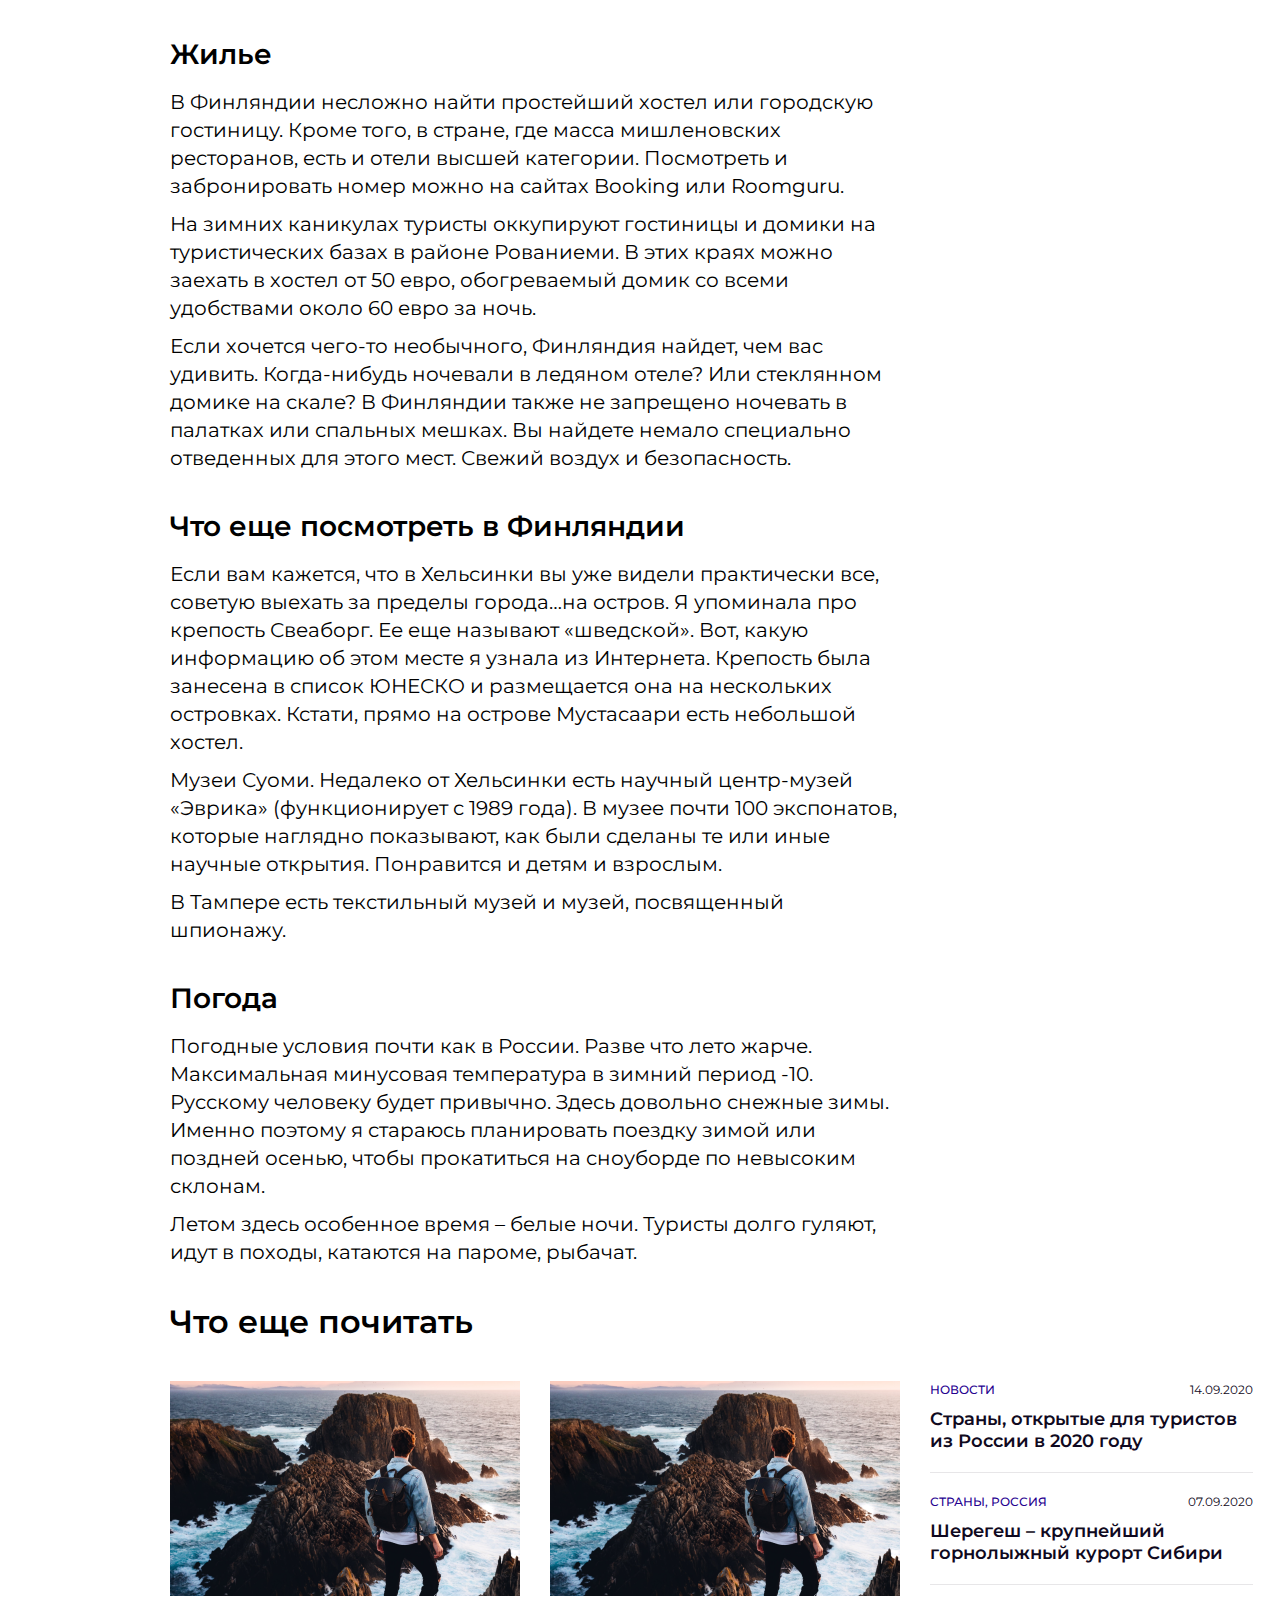
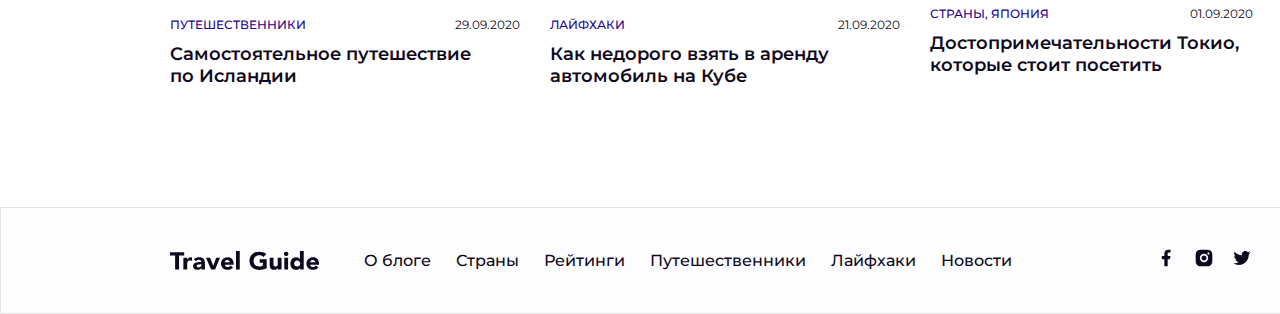
<file: button-up/button-up-TravelGuide/index.html>
<!DOCTYPE html>
<html lang="en">
  <head>
    <meta charset="UTF-8" />
    <meta http-equiv="X-UA-Compatible" content="IE=edge" />
    <meta name="viewport" content="width=device-width, initial-scale=1.0" />
    <link href="css/style.css" rel="stylesheet" />
    <title>Travel Guide</title>
  </head>
  <body>
    <main>
      <section class="article">
        <div class="container">
          <article class="page-article">
            <section>
              <h2>Жилье</h2>
              <p>
                В Финляндии несложно найти простейший хостел или городскую
                гостиницу. Кроме того, в стране, где масса мишленовских
                ресторанов, есть и отели высшей категории. Посмотреть и
                забронировать номер можно на сайтах Booking или Roomguru.
              </p>
              <p>
                На зимних каникулах туристы оккупируют гостиницы и домики на
                туристических базах в районе Рованиеми. В этих краях можно
                заехать в хостел от 50 евро, обогреваемый домик со всеми
                удобствами около 60 евро за ночь.
              </p>
              <p>
                Если хочется чего-то необычного, Финляндия найдет, чем вас
                удивить. Когда-нибудь ночевали в ледяном отеле? Или стеклянном
                домике на скале? В Финляндии также не запрещено ночевать в
                палатках или спальных мешках. Вы найдете немало специально
                отведенных для этого мест. Свежий воздух и безопасность.
              </p>
            </section>
            <section>
              <h2>Что еще посмотреть в Финляндии</h2>
              <p>
                Если вам кажется, что в Хельсинки вы уже видели практически все,
                советую выехать за пределы города…на остров. Я упоминала про
                крепость Свеаборг. Ее еще называют «шведской». Вот, какую
                информацию об этом месте я узнала из Интернета. Крепость была
                занесена в список ЮНЕСКО и размещается она на нескольких
                островках. Кстати, прямо на острове Мустасаари есть небольшой
                хостел.
              </p>
              <p>
                Музеи Суоми. Недалеко от Хельсинки есть научный центр-музей
                «Эврика» (функционирует с 1989 года). В музее почти 100
                экспонатов, которые наглядно показывают, как были сделаны те или
                иные научные открытия. Понравится и детям и взрослым.
              </p>
              <p>
                В Тампере есть текстильный музей и музей, посвященный шпионажу.
              </p>
            </section>
            <section>
              <h2>Погода</h2>
              <p>
                Погодные условия почти как в России. Разве что лето жарче.
                Максимальная минусовая температура в зимний период -10. Русскому
                человеку будет привычно. Здесь довольно снежные зимы. Именно
                поэтому я стараюсь планировать поездку зимой или поздней осенью,
                чтобы прокатиться на сноуборде по невысоким склонам.
              </p>
              <p>
                Летом здесь особенное время – белые ночи. Туристы долго гуляют,
                идут в походы, катаются на пароме, рыбачат.
              </p>
            </section>
          </article>
        </div>
      </section>

      <section class="alternate">
        <div class="container">
          <h2 class="alternate-article-title">Что еще почитать</h2>
          <div class="alternate-wrapper">
            <div class="alternate-articles">
              <div class="alternate-articles-item">
                <a class="article-img" href="#">
                    <img src="img/photo-1.png" alt="Вид на море Исландии"/>
                </a>
                <div class="article-description">
                  <a href="#" class="article-topic">Путешественники</a>
                  <span class="article-data">29.09.2020</span>
                </div>
                <a href="#" class="article-name">
                  Самостоятельное путешествие по Исландии
                </a>
              </div>

              <div class="alternate-articles-item">
                <a class="article-img" href="#">
                    <img src="img/photo-1.png" alt="Автомобиль на Кубе"/>
                </a>
                <div class="article-description">
                  <a href="#" class="article-topic">Лайфхаки</a>
                  <span class="article-data">21.09.2020</span>
                </div>
                <a href="#" class="article-name">
                  Как недорого взять в аренду автомобиль на Кубе
                </a>
              </div>
            </div>

            <div class="article-sidebar">
              <div class="article-sidebar-item">
                <div class="article-description">
                  <a href="#" class="article-topic">новости</a>
                  <span class="article-data">14.09.2020</span>
                </div>
                <a href="#" class="article-name">
                  Страны, открытые для туристов из России в 2020 году
                </a>
              </div>

              <div class="article-sidebar-item">
                <div class="article-description">
                  <a href="#" class="article-topic">Страны, россия</a>
                  <span class="article-data">07.09.2020</span>
                </div>
                <a href="#" class="article-name">
                  Шерегеш – крупнейший горнолыжный курорт Сибири
                </a>
              </div>

              <div class="article-sidebar-item">
                <div class="article-description">
                  <a href="#" class="article-topic">страны, япония</a>
                  <span class="article-data">01.09.2020</span>
                </div>
                <a href="#" class="article-name">
                  Достопримечательности Токио, которые стоит посетить
                </a>
              </div>
            </div>
          </div>
        </div>
      </section>

      <footer class="footer">
        <div class="footer-wrapper container">
          <a class="logo" href="#">
            <img
              src="img/logotype.svg"
              width="149"
              height="19"
              alt="Logotype Travel Guide"
            />
          </a>
          <ul class="nav-list">
            <li class="nav-list-item">
              <a class="nav-list-link" href="#">О блоге</a>
            </li>
            <li class="nav-list-item">
              <a class="nav-list-link" href="#">Страны</a>
            </li>
            <li class="nav-list-item">
              <a class="nav-list-link" href="#">Рейтинги</a>
            </li>
            <li class="nav-list-item">
              <a class="nav-list-link" href="#">Путешественники</a>
            </li>
            <li class="nav-list-item">
              <a class="nav-list-link" href="#">Лайфхаки</a>
            </li>
            <li class="nav-list-item">
              <a class="nav-list-link" href="#">Новости</a>
            </li>
          </ul>
          <ul class="social-list">
            <li class="social-list-item">
              <a href="#" class="social-list-link"
                ><img
                  src="img/facebook-fill.svg"
                  width="20"
                  height="20"
                  alt="Facebook"
              /></a>
            </li>
            <li class="social-list-item">
              <a href="#" class="social-list-link"
                ><img
                  src="img/instagram-fill.svg"
                  width="20"
                  height="20"
                  alt="Instagram"
              /></a>
            </li>
            <li class="social-list-item">
              <a href="#" class="social-list-link"
                ><img
                  src="img/twitter-fill.svg"
                  width="20"
                  height="20"
                  alt="Twitter"
              /></a>
            </li>
          </ul>
          <div class="up-button hidden"><img src="img/arrow-up.svg" width="16" height="8"></div>
        </div>
      </footer>
    </main>
    <script src="script/app.js"></script>
  </body>
</html>
</file>
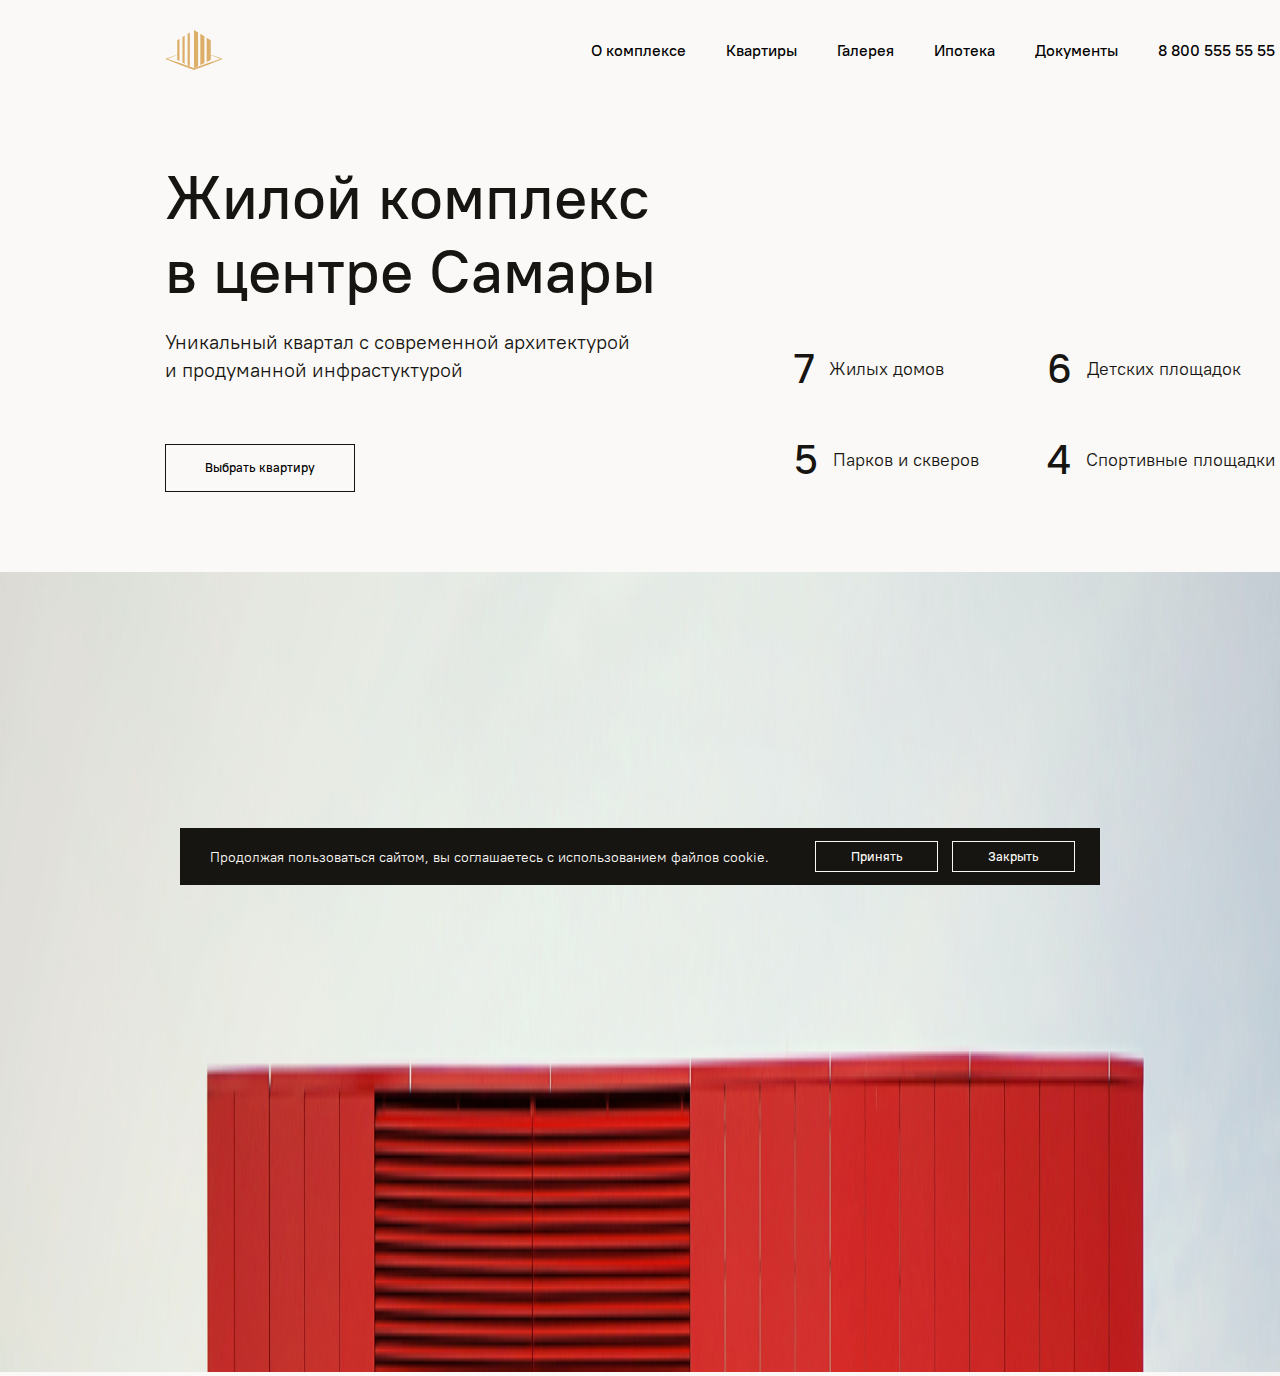
<file: cookie/cookie-Apartments/index.html>
<!DOCTYPE html>
<html lang="en">
  <head>
    <meta charset="UTF-8" />
    <meta http-equiv="X-UA-Compatible" content="IE=edge" />
    <meta name="viewport" content="width=device-width, initial-scale=1.0" />
    <link rel="stylesheet" href="css/style.css" />
    <title>Apartments</title>
  </head>
  <body>
    <header>
      <div class="header-wrapper container">
        <nav class="header-nav">
          <a class="logo" href="#">
            <img src="img/logo.svg" width="58" height="40" alt="logo" />
          </a>
          <ul class="nav-list">
            <li class="nav-list-item">
              <a href="#" class="nav-list-link">О комплексе</a>
            </li>
            <li class="nav-list-item">
              <a href="#" class="nav-list-link">Квартиры</a>
            </li>
            <li class="nav-list-item">
              <a href="#" class="nav-list-link">Галерея</a>
            </li>
            <li class="nav-list-item">
              <a href="#" class="nav-list-link">Ипотека</a>
            </li>
            <li class="nav-list-item">
              <a href="#" class="nav-list-link">Документы</a>
            </li>
          </ul>
        </nav>
        <a href="tel:88005555555" class="header-contact">8 800 555 55 55</a>
      </div>
    </header>
    <main class="site-main">
      <section class="intro">
        <div class="intro-wrapper container">
          <div class="intro-description">
            <h2 class="intro-title">Жилой комплекс в центре Самары</h2>
            <p>
              Уникальный квартал с современной архитектурой и продуманной
              инфрастуктурой
            </p>
            <button class="btn intro-btn">Выбрать квартиру</button>
          </div>
            <dl class="intro-advantages">
              <div>
                <dt class="advantages-quantity">7</dt>
                <dd class="advantages-name">Жилых домов</dd>
              </div>
              <div>
                <dt class="advantages-quantity">6</dt>
                <dd class="advantages-name">Детских площадок</dd>
              </div>
              <div>
                <dt class="advantages-quantity">5</dt>
                <dd class="advantages-name">Парков и скверов</dd>
              </div>
              <div>
                <dt class="advantages-quantity">4</dt>
                <dd class="advantages-name">Спортивные площадки</dd>
              </div>
            </dl>
        </div>
      </section>
      <section class="apratment-photo">
          <img
            src="img/photo.png"
            alt="apratment-photo"
          />
      </section>
    </main>

    <div class="cookie-notice cookie-notice-wrapper">
      <p class="cookie-text">
        Продолжая пользоваться сайтом, вы соглашаетесь с использованием файлов
        cookie.
      </p>
      <div class="cookie-buttons">
        <button class="btn cookie-button">Принять</button><button class="btn cookie-button">Закрыть</button>
      </div>
    </div>
    <script src="js/app.js"></script>
  </body>
</html>
</file>
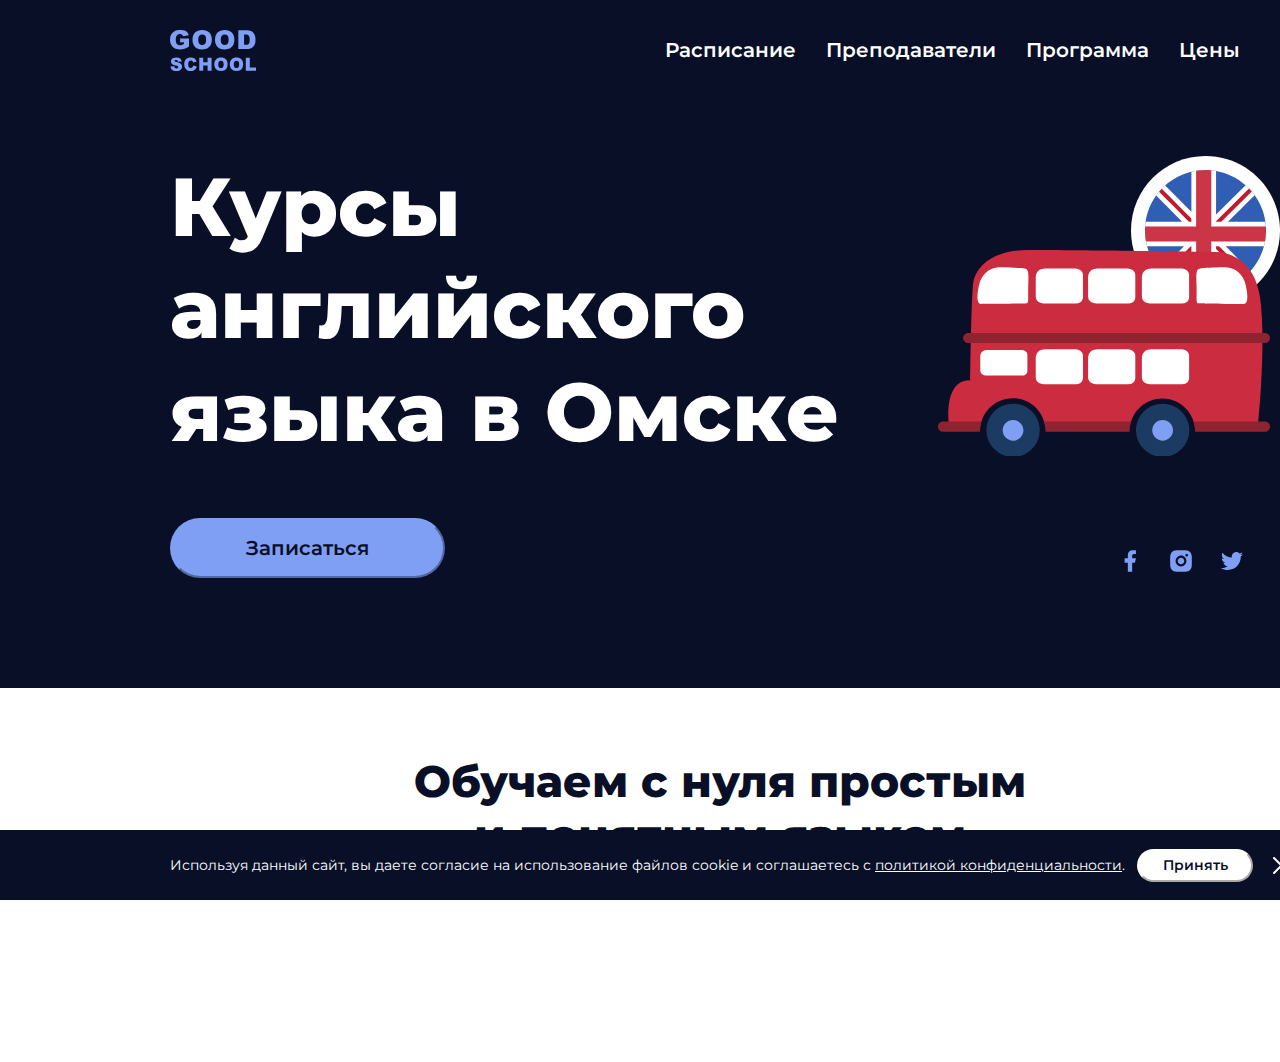
<file: cookie/cookie-GoodSchool/index.html>
<!DOCTYPE html>
<html lang="en">
  <head>
    <meta charset="UTF-8" />
    <meta http-equiv="X-UA-Compatible" content="IE=edge" />
    <meta name="viewport" content="width=device-width, initial-scale=1.0" />
    <link href="css/style.css" rel="stylesheet" />
    <title>Good school</title>
  </head>
  <body>

    <header class="header">
      <div class="header-wrapper container">
        <a href="#" class="logo">
          <img
            src="img/logotype.svg"
            width="86"
            height="41"
            alt="Логотип Good school"
          />
        </a>
        <nav>
          <ul class="nav-list">
            <li>
              <a class="nav-list-link" href="#">Расписание</a>
            </li>
            <li>
              <a class="nav-list-link" href="#">Преподаватели</a>
            </li>
            <li>
              <a class="nav-list-link" href="#">Программа</a>
            </li>
            <li>
              <a class="nav-list-link" href="#">Цены</a>
            </li>
          </ul>
        </nav>
      </div>
    </header>

    <main class="main">
      <section class="intro">
        <div class="intro-wrapper container">
          <div class="intro-description">
            <h1 class="intro-title">Курсы английского языка в Омске</h1>
            <button class="btn">Записаться</button>
          </div>
          <ul class="intro-socials">
            <li>
              <a href="#" class="intro-socials-link">
                <img src="img/facebook-fill.svg" alt="Facebook" />
              </a>
            </li>
            <li>
              <a href="#" class="intro-socials-link">
                <img src="img/instagram-fill.svg" alt="Instagram" />
              </a>
            </li>
            <li>
              <a href="#" class="intro-socials-link">
                <img src="img/twitter-fill.svg" alt="Twitter" />
              </a>
            </li>
          </ul>
        </div>
      </section>
      <section class="block">
        <div class="container">
          <h2 class="block-title">Обучаем с нуля простым и понятным языком</h2>
        </div>
      </section>
    </main>

    <section class="cookie-notice">
      <div class="cookie-wrapper container">
        <p class="cookie-text">
          Используя данный сайт, вы даете согласие на использование файлов
          cookie и соглашаетесь с
          <a class="policy" href="#">политикой конфиденциальности</a>.
        </p>
        <div class="cookie-buttons">
          <button class="cookie-btn cookie-accept">Принять</button>
          <span class="cookie-btn cookie-close"></span>
        </div>
      </div>
    </section>
    <script src="js/app.js"></script>
  </body>
</html>
</file>
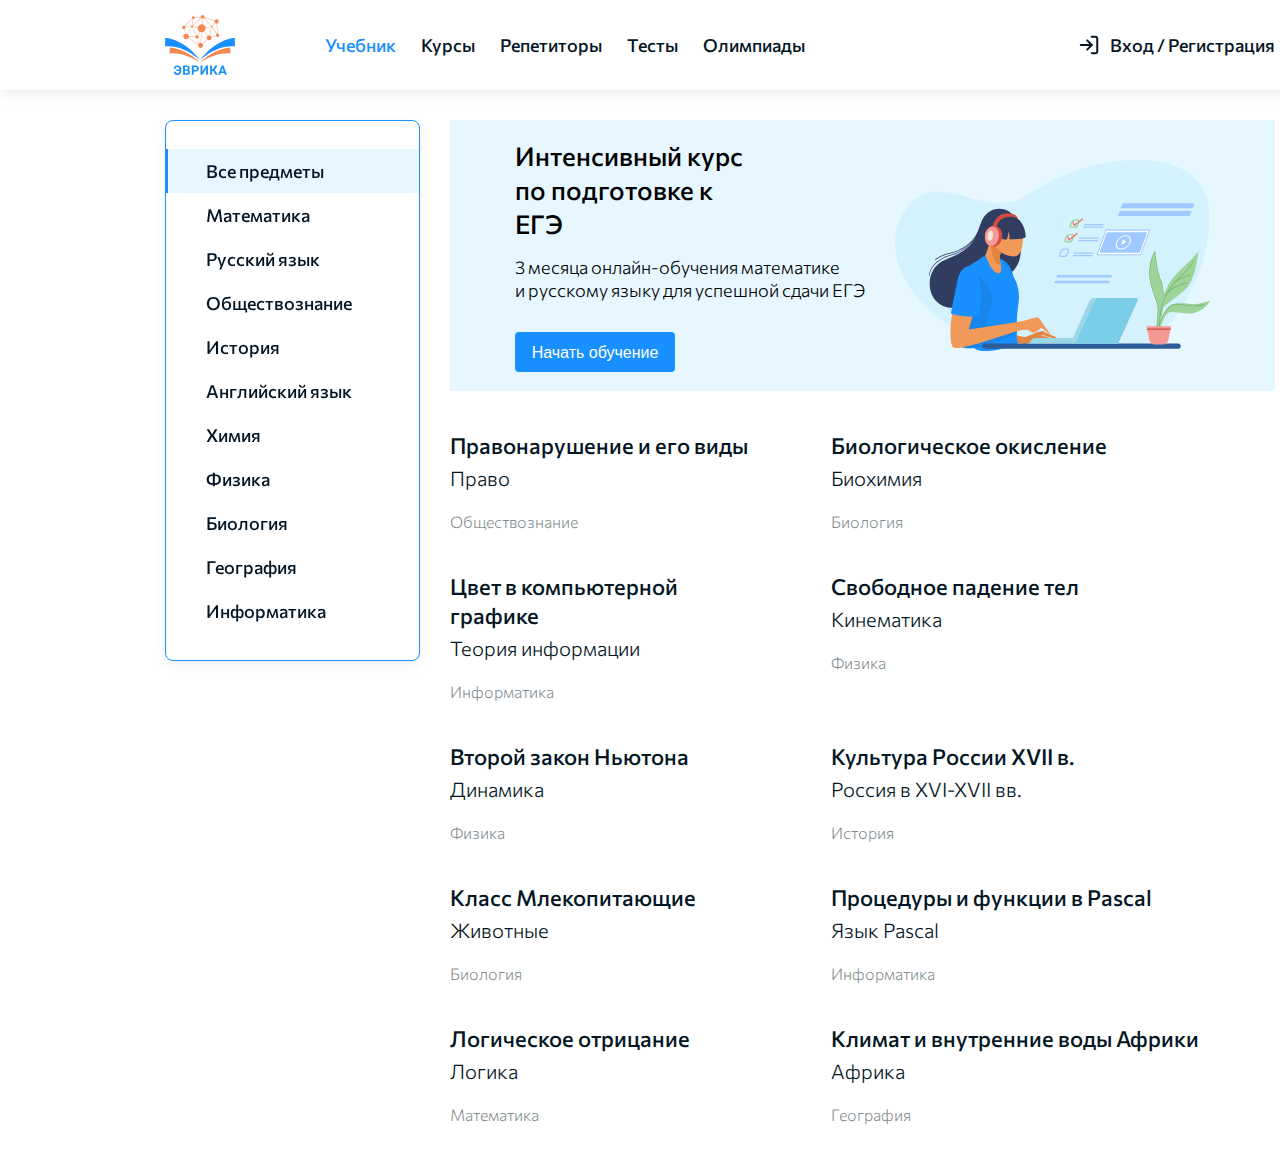
<file: sidebar/sidebar-Evrika/index.html>
<!DOCTYPE html>
<html lang="en">
  <head>
    <meta charset="UTF-8" />
    <meta http-equiv="X-UA-Compatible" content="IE=edge" />
    <meta name="viewport" content="width=device-width, initial-scale=1.0" />
    <meta name="description" content="Подготовка к ЕГЭ" />
    <link rel="stylesheet" href="css/style.css" />
    <title>Эврика</title>
  </head>
  <body>
    <header class="header">
      <div class="container header-wrapper">
        <nav class="header-nav">
          <a class="logo" href="#">
            <img src="img/logo.svg" width="70" height="60" alt="logo" />
          </a>
          <ul class="nav-list">
            <li class="nav-item">
              <a href="#" class="nav-link nav-link-current">Учебник</a>
            </li>
            <li class="nav-item"><a href="#" class="nav-link">Курсы</a></li>
            <li class="nav-item">
              <a href="#" class="nav-link">Репетиторы</a>
            </li>
            <li class="nav-item"><a href="#" class="nav-link">Тесты</a></li>
            <li class="nav-item"><a href="#" class="nav-link">Олимпиады</a></li>
          </ul>
        </nav>
        <a class="login" href="#">Вход / Регистрация</a>
      </div>
    </header>
    <main class="site-main">
      <div class="container site-main-wrapper">
        <section class="sidebar">
          <div class="sidebar-container">
            <ul class="sidebar-list">
              <li class="sidebar-item sidebar-item-current">
                <a href="#" class="sidebar-link">Все предметы</a>
              </li>
              <li class="sidebar-item">
                <a href="#" class="sidebar-link">Математика</a>
              </li>
              <li class="sidebar-item">
                <a href="#" class="sidebar-link">Русский язык</a>
              </li>
              <li class="sidebar-item">
                <a href="#" class="sidebar-link">Обществознание</a>
              </li>
              <li class="sidebar-item">
                <a href="#" class="sidebar-link">История</a>
              </li>
              <li class="sidebar-item">
                <a href="#" class="sidebar-link">Английский язык</a>
              </li>
              <li class="sidebar-item">
                <a href="#" class="sidebar-link">Химия</a>
              </li>
              <li class="sidebar-item">
                <a href="#" class="sidebar-link">Физика</a>
              </li>
              <li class="sidebar-item">
                <a href="#" class="sidebar-link">Биология</a>
              </li>
              <li class="sidebar-item">
                <a href="#" class="sidebar-link">География</a>
              </li>
              <li class="sidebar-item">
                <a href="#" class="sidebar-link">Информатика</a>
              </li>
            </ul>
          </div>
        </section>
        <div class="main-content">
          <section class="main-content-promo">
            <div class="promo-wrapper">
              <h2 class="promo-title">Интенсивный курс по подготовке к ЕГЭ</h2>
              <p class="promo-description">
                3 месяца онлайн-обучения математике <br />
                и русскому языку для успешной сдачи ЕГЭ
              </p>
              <button class="btn">Начать обучение</button>
            </div>
          </section>
          <section>
            <h2 class="visually-hidden">Разделы и направление предметов ЕГЭ</h2>
            <ul class="main-list">
              <li class="main-item">
                <a href="#" class="item-link">
                  <p class="item-topic">Правонарушение и его виды</p>
                  <p class="item-subsection">Право</p>
                  <p class="item-section">Обществознание</p>
                </a>
              </li>
              <li class="main-item">
                <a href="#" class="item-link">
                  <p class="item-topic">Биологическое окисление</p>
                  <p class="item-subsection">Биохимия</p>
                  <p class="item-section">Биология</p>
                </a>
              </li>
              <li class="main-item">
                <a href="#" class="item-link">
                  <p class="item-topic">Цвет в компьютерной графике</p>
                  <p class="item-subsection">Теория информации</p>
                  <p class="item-section">Информатика</p>
                </a>
              </li>
              <li class="main-item">
                <a href="#" class="item-link">
                  <p class="item-topic">Свободное падение тел</p>
                  <p class="item-subsection">Кинематика</p>
                  <p class="item-section">Физика</p>
                </a>
              </li>
              <li class="main-item">
                <a href="#" class="item-link">
                  <p class="item-topic">Второй закон Ньютона</p>
                  <p class="item-subsection">Динамика</p>
                  <p class="item-section">Физика</p>
                </a>
              </li>
              <li class="main-item">
                <a href="#" class="item-link">
                  <p class="item-topic">Культура России XVII в.</p>
                  <p class="item-subsection">Россия в XVI-XVII вв.</p>
                  <p class="item-section">История</p>
                </a>
              </li>
              <li class="main-item">
                <a href="#" class="item-link">
                  <p class="item-topic">Класс Млекопитающие</p>
                  <p class="item-subsection">Животные</p>
                  <p class="item-section">Биология</p>
                </a>
              </li>
              <li class="main-item">
                <a href="#" class="item-link">
                  <p class="item-topic">Процедуры и функции в Pascal</p>
                  <p class="item-subsection">Язык Pascal</p>
                  <p class="item-section">Информатика</p>
                </a>
              </li>
              <li class="main-item">
                <a href="#" class="item-link">
                  <p class="item-topic">Логическое отрицание</p>
                  <p class="item-subsection">Логика</p>
                  <p class="item-section">Математика</p>
                </a>
              </li>
              <li class="main-item">
                <a href="#" class="item-link">
                  <p class="item-topic">Климат и внутренние воды Африки</p>
                  <p class="item-subsection">Африка</p>
                  <p class="item-section">География</p>
                </a>
              </li>
            </ul>
          </section>
        </div>
      </div>
    </main>
  </body>
</html>
</file>
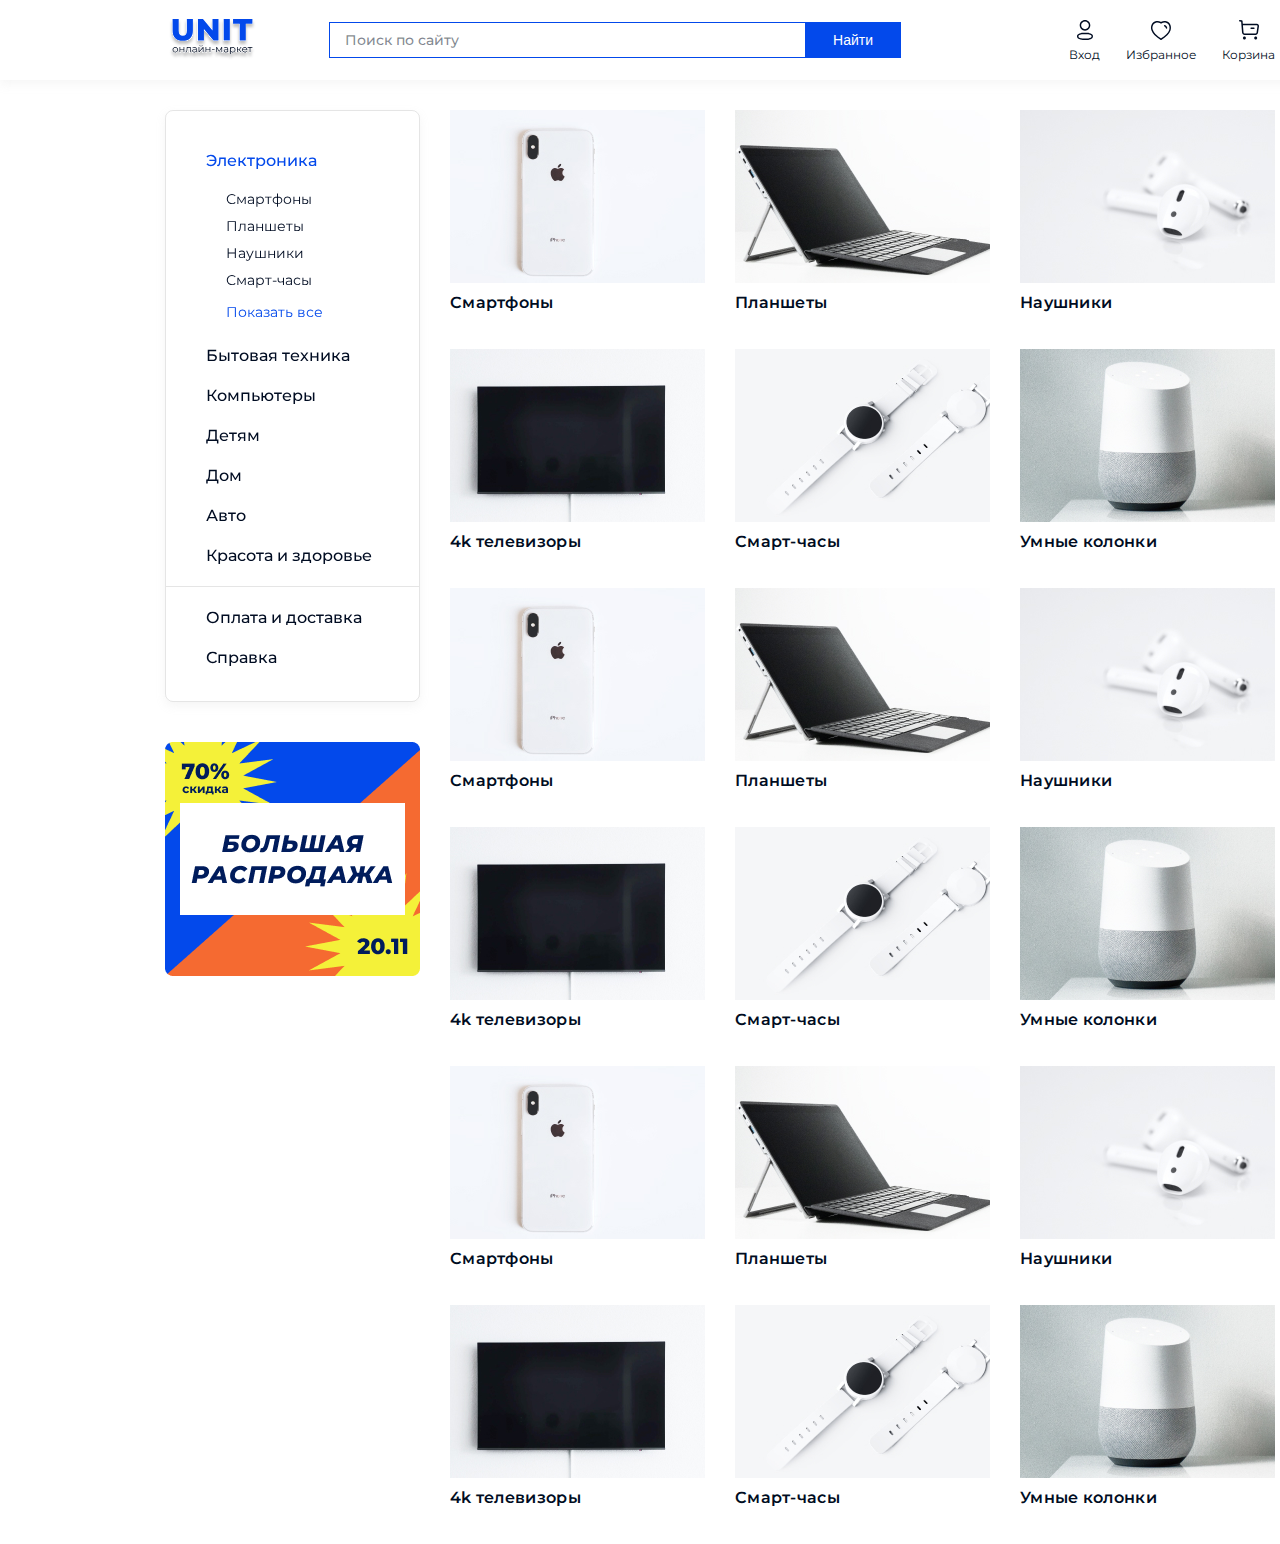
<file: sidebar/sidebar-Unit/index.html>
<!DOCTYPE html>
<html lang="ru">
  <head>
    <meta charset="UTF-8" />
    <meta http-equiv="X-UA-Compatible" content="IE=edge" />
    <meta name="viewport" content="width=device-width, initial-scale=1.0" />
    <link href="css/style.css" rel="stylesheet" />
    <title>UNIT</title>
  </head>
  <body>
    <header class="header">
      <div class="header-wrapper container">
        <a class="logo" href="#">
          <img
            src="img/logo.svg"
            width="95px"
            height="42px"
            alt="Логотип Unit"
          />
        </a>
        <form class="header-search" action="#" method="GET">
          <input type="search" class="input" placeholder="Поиск по сайту" />
          <button type="submit" class="button">Найти</button>
        </form>
        <nav class="header-nav">
          <ul class="nav-list">
            <li>
              <a href="#" class="nav-list-link nav-list-link-login">Вход</a>
            </li>
            <li>
              <a href="#" class="nav-list-link nav-list-link-favourites"
                >Избранное</a
              >
            </li>
            <li>
              <a href="#" class="nav-list-link nav-list-link-cart">Корзина</a>
            </li>
          </ul>
        </nav>
      </div>
    </header>
    <main>
      <div class="store">
        <div class="store-wrapper container">
          <aside class="sidebar">
            <ul class="filters">
              <li class="main-filter current-filter">
                <a href="#" class="filter-link current-filter-link"
                  >Электроника</a
                >
                <ul class="additional-filters">
                  <li class="additional-filter">
                    <a href="#" class="filter-link">Смартфоны</a>
                  </li>
                  <li class="additional-filter">
                    <a href="#" class="filter-link">Планшеты</a>
                  </li>
                  <li class="additional-filter">
                    <a href="#" class="filter-link">Наушники</a>
                  </li>
                  <li class="additional-filter">
                    <a href="#" class="filter-link">Смарт-часы</a>
                  </li>
                  <li class="additional-filter current-filter">
                    <a href="#" class="filter-link current-filter-link"
                      >Показать все</a
                    >
                  </li>
                </ul>
              </li>
              <li class="main-filter">
                <a href="#" class="filter-link">Бытовая техника</a>
              </li>
              <li class="main-filter">
                <a href="#" class="filter-link">Компьютеры</a>
              </li>
              <li class="main-filter">
                <a href="#" class="filter-link">Детям</a>
              </li>
              <li class="main-filter">
                <a href="#" class="filter-link">Дом</a>
              </li>
              <li class="main-filter">
                <a href="#" class="filter-link">Авто</a>
              </li>
              <li class="main-filter">
                <a href="#" class="filter-link">Красота и здоровье</a>
              </li>
              <ul class="filter-nav-list">
                <li class="filter-nav">
                  <a href="#" class="filter-link">Оплата и доставка</a>
                </li>
                <li class="filter-nav">
                  <a href="#" class="filter-link">Справка</a>
                </li>
              </ul>
            </ul>
            <img class="banner" src="img/banner.png" />
          </aside>
          <ul class="products-list">
            <li class="item">
              <a href="#">
                <img src="img/photo-1.jpg" />
                <span class="item-name">Смартфоны</span>
              </a>
            </li>
            <li class="item">
              <a href="#">
                <img src="img/photo-2.jpg" />
                <span class="item-name">Планшеты</span>
              </a>
            </li>
            <li class="item">
              <a href="#">
                <img src="img/photo-3.jpg" />
                <span class="item-name">Наушники</span>
              </a>
            </li>
            <li class="item">
              <a href="#">
                <img src="img/photo-4.jpg" />
                <span class="item-name">4k телевизоры</span>
              </a>
            </li>
            <li class="item">
              <a href="#">
                <img src="img/photo-5.jpg" />
                <span class="item-name">Смарт-часы</span>
              </a>
            </li>
            <li class="item">
              <a href="#">
                <img src="img/photo-6.jpg" />
                <span class="item-name">Умные колонки</span>
              </a>
            </li>
            <li class="item">
              <a href="#">
                <img src="img/photo-1.jpg" />
                <span class="item-name">Смартфоны</span>
              </a>
            </li>
            <li class="item">
              <a href="#">
                <img src="img/photo-2.jpg" />
                <span class="item-name">Планшеты</span>
              </a>
            </li>
            <li class="item">
              <a href="#">
                <img src="img/photo-3.jpg" />
                <span class="item-name">Наушники</span>
              </a>
            </li>
            <li class="item">
              <a href="#">
                <img src="img/photo-4.jpg" />
                <span class="item-name">4k телевизоры</span>
              </a>
            </li>
            <li class="item">
              <a href="#">
                <img src="img/photo-5.jpg" />
                <span class="item-name">Смарт-часы</span>
              </a>
            </li>
            <li class="item">
              <a href="#">
                <img src="img/photo-6.jpg" />
                <span class="item-name">Умные колонки</span>
              </a>
            </li>
            <li class="item">
              <a href="#">
                <img src="img/photo-1.jpg" />
                <span class="item-name">Смартфоны</span>
              </a>
            </li>
            <li class="item">
              <a href="#">
                <img src="img/photo-2.jpg" />
                <span class="item-name">Планшеты</span>
              </a>
            </li>
            <li class="item">
              <a href="#">
                <img src="img/photo-3.jpg" />
                <span class="item-name">Наушники</span>
              </a>
            </li>
            <li class="item">
              <a href="#">
                <img src="img/photo-4.jpg" />
                <span class="item-name">4k телевизоры</span>
              </a>
            </li>
            <li class="item">
              <a href="#">
                <img src="img/photo-5.jpg" />
                <span class="item-name">Смарт-часы</span>
              </a>
            </li>
            <li class="item">
              <a href="#">
                <img src="img/photo-6.jpg" />
                <span class="item-name">Умные колонки</span>
              </a>
            </li>
          </ul>
        </div>
      </div>
    </main>
  </body>
</html>
</file>
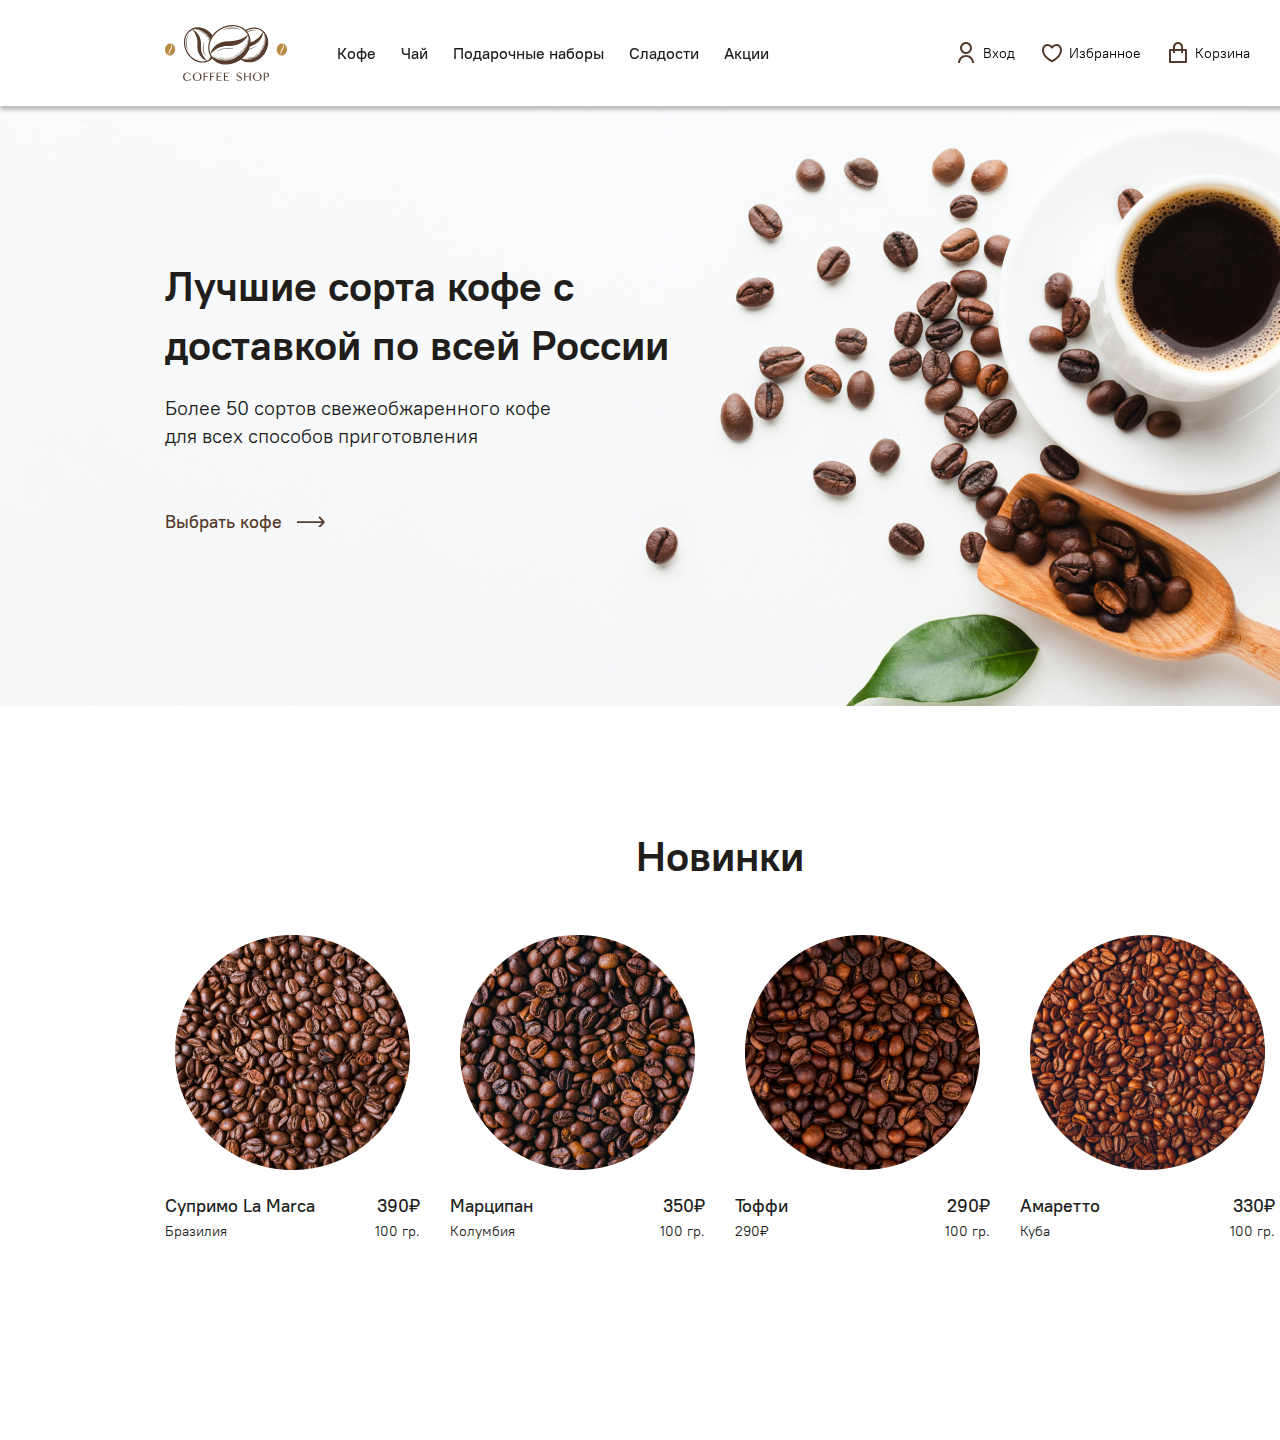
<file: sticky-menu/sticky-menu-CoffeShop/index.html>
<!DOCTYPE html>
<html lang="ru">
  <head>
    <meta charset="UTF-8" />
    <meta http-equiv="X-UA-Compatible" content="IE=edge" />
    <meta name="viewport" content="width=device-width, initial-scale=1.0" />
    <link rel="stylesheet" href="css/style.css" />
    <title>Coffee Shop</title>
  </head>
  <body>
    <header class="header">
      <div class="container header-wrapper">
        <nav class="header-nav">
          <a href="#" class="logo"><img src="img/logo.svg" width="122" height="56" /></a>
          <ul class="nav-list">
            <li class="nav-list-item">
              <a href="#" class="nav-list-link">Кофе</a>
            </li>
            <li class="nav-list-item">
              <a href="#" class="nav-list-link">Чай</a>
            </li>
            <li class="nav-list-item">
              <a href="#" class="nav-list-link">Подарочные наборы</a>
            </li>
            <li class="nav-list-item">
              <a href="#" class="nav-list-link">Сладости</a>
            </li>
            <li class="nav-list-item">
              <a href="#" class="nav-list-link">Акции</a>
            </li>
          </ul>
          <ul class="user-list">
            <li class="user-list-item">
              <a href="#" class="user-list-link user-icon">Вход</a>
            </li>
            <li class="user-list-item">
              <a href="#" class="user-list-link heart-icon">Избранное</a>
            </li>
            <li class="user-list-item">
              <a href="#" class="user-list-link cart-icon">Корзина</a>
            </li>
          </ul>
        </nav>
      </div>
    </header>
    <main class="page-main">
      <section class="intro">
        <div class="container intro-wrapper">
          <h2 class="intro-title">
            Лучшие сорта кофе с доставкой по всей России
          </h2>
          <p class="intro-description">
            Более 50 сортов свежеобжаренного кофе для всех способов
            приготовления
          </p>
          <a class="intro-link" href="#">Выбрать кофе</a>
        </div>
      </section>
      <section class="new">
        <div class="container">
          <h2 class="new-title">Новинки</h2>
          <ul class="new-list">
            <li class="new-list-item">
              <a href="#" class="new-list-link">
                <img src="img/photo-4.png" width="235" height="235"/>
                <div class="item-main-info">
                    <span class="item-name">Супримо La Marca</span>
                    <span class="item-price">390₽</span>
                </div>
                <div class="item-extra-info">
                    <span class="item-country">Бразилия</span>
                    <span class="item-weight">100 гр.</span>
                </div>
              </a>
            </li>
            <li class="new-list-item">
              <a href="#" class="new-list-link">
                  <img src="img/photo-3.png" width="235" height="235"/>
                  <div class="item-main-info">
                    <span class="item-name">Марципан</span>
                    <span class="item-price">350₽</span>
                  </div>
                  <div class="item-extra-info">
                    <span class="item-country">Колумбия</span>
                    <span class="item-weight">100 гр.</span>
                  </div>
              </a>
            </li>
            <li class="new-list-item">
              <a href="#" class="new-list-link">
                  <img src="img/photo-2.png" width="235" height="235"/>
                  <div class="item-main-info">
                    <span class="item-name">Тоффи</span>
                    <span class="item-price">290₽</span>
                  </div>
                  <div class="item-extra-info">
                    <span class="item-country">290₽</span>
                    <span class="item-weight">100 гр.</span>
                  </div>
              </a>
            </li>
            <li class="new-list-item">
              <a href="#" class="new-list-link">
                  <img src="img/photo-1.png" width="235" height="235"/>
                  <div class="item-main-info">
                    <span class="item-name">Амаретто</span>
                    <span class="item-price">330₽</span>
                  </div>
                  <div class="item-extra-info">
                    <span class="item-country">Куба</span>
                    <span class="item-weight">100 гр.</span>
                  </div>
              </a>
            </li>
          </ul>
        </div>
      </section>
    </main>
  </body>
</html>
</file>
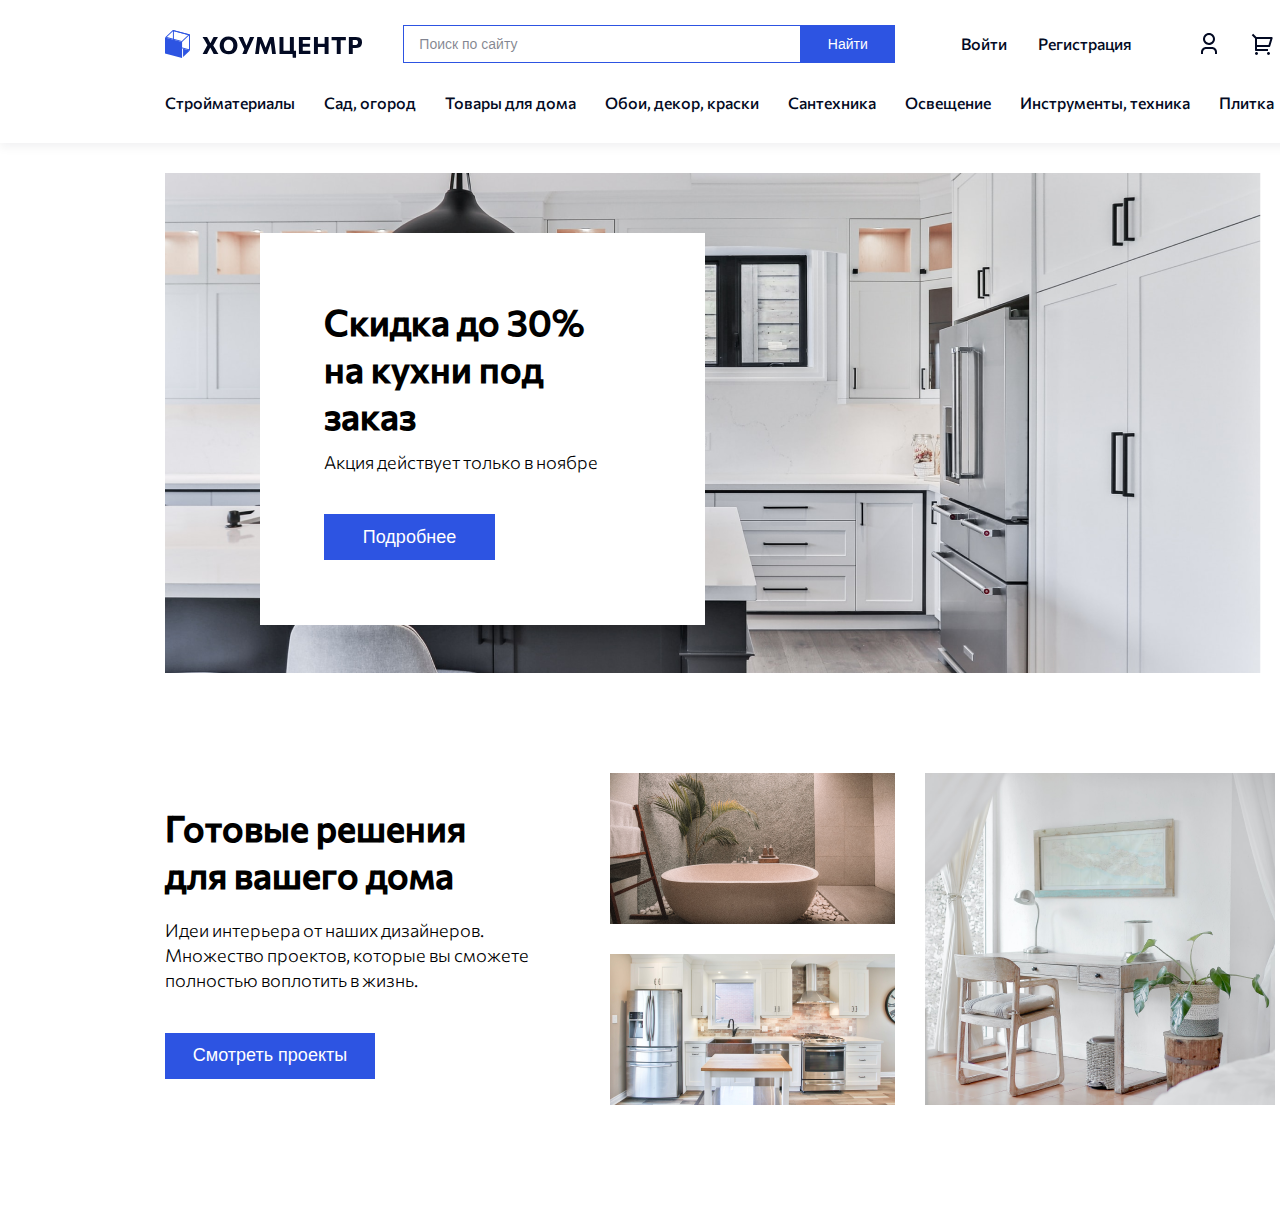
<file: sticky-menu/sticky-menu-HomeCentr/index.html>
<!DOCTYPE html>
<html lang="ru">
  <head>
    <meta charset="UTF-8" />
    <meta http-equiv="X-UA-Compatible" content="IE=edge" />
    <meta name="viewport" content="width=device-width, initial-scale=1.0" />
    <meta name="description" content="Мебель и ремонт для дома" />
    <link rel="stylesheet" href="css/style.css" />
    <title>ХОУМЦЕНТР</title>
  </head>
  <body>
    <header class="header">
      <div class="container">
        <nav class="nav">
          <div class="nav-topbar">
            <a class="logo" href="#">
              <img src="img/logo.svg" width="198" height="28" />
            </a>
            <form class="form">
              <input type="search" placeholder="Поиск по сайту" />
              <button class="btn search-btn">Найти</button>
            </form>
            <div class="login-menu">
              <a href="#" class="login-link">Войти</a>
              <a href="#" class="login-link">Регистрация</a>
            </div>
            <div class="user-menu">
              <a class="user-link" href="#"
                ><img src="img/user-icon.svg" width="24" height="24"
              /></a>
              <a class="user-link" href="#"
                ><img src="img/cart-icon.svg" width="24" height="24"
              /></a>
            </div>
          </div>
          <ul class="nav-list">
            <li class="nav-item">
              <a href="#" class="nav-link">Стройматериалы</a>
            </li>
            <li class="nav-item">
              <a href="#" class="nav-link">Сад, огород</a>
            </li>
            <li class="nav-item">
              <a href="#" class="nav-link">Товары для дома</a>
            </li>
            <li class="nav-item">
              <a href="#" class="nav-link">Обои, декор, краски</a>
            </li>
            <li class="nav-item">
              <a href="#" class="nav-link">Сантехника</a>
            </li>
            <li class="nav-item">
              <a href="#" class="nav-link">Освещение</a>
            </li>
            <li class="nav-item">
              <a href="#" class="nav-link">Инструменты, техника</a>
            </li>
            <li class="nav-item">
              <a href="#" class="nav-link">Плитка</a>
            </li>
          </ul>
        </nav>
      </div>
    </header>
    <main class="page-main">
      <section class="intro">
        <div class="container intro-wrapper">
          <div class="intro-content">
            <h2 class="intro-title">
              Скидка до 30% <br />
              на кухни под заказ
            </h2>
            <p class="intro-description">Акция действует только в ноябре</p>
            <button class="btn intro-btn">Подробнее</button>
          </div>
        </div>
      </section>
      <section class="projects">
        <div class="container projects-wrapper">
          <div class="projects-info">
            <h2 class="projects-title">Готовые решения для вашего дома</h2>
            <p class="projects-description">
              Идеи интерьера от наших дизайнеров. Множество проектов, которые вы
              сможете полностью воплотить в жизнь.
            </p>
            <button class="btn projects-btn">Смотреть проекты</button>
          </div>
          <ul class="projects-view-list">
            <li class="projects-item">
              <img
                src="img/photo-1.png"
                alt="Дизайн ванной комнаты"
                width="285"
                height="151"
              />
            </li>
            <li class="projects-item">
              <img
                src="img/photo-3.png"
                alt="Дизайн кухни"
                width="350"
                height="332"
              />
            </li>
            <li class="projects-item">
              <img
                src="img/photo-2.png"
                alt="Дизайн спальной комнаты"
                width="285"
                height="151"
              />
            </li>
          </ul>
        </div>
      </section>
    </main>
    <script src="js/app.js"></script>
  </body>
</html>
</file>
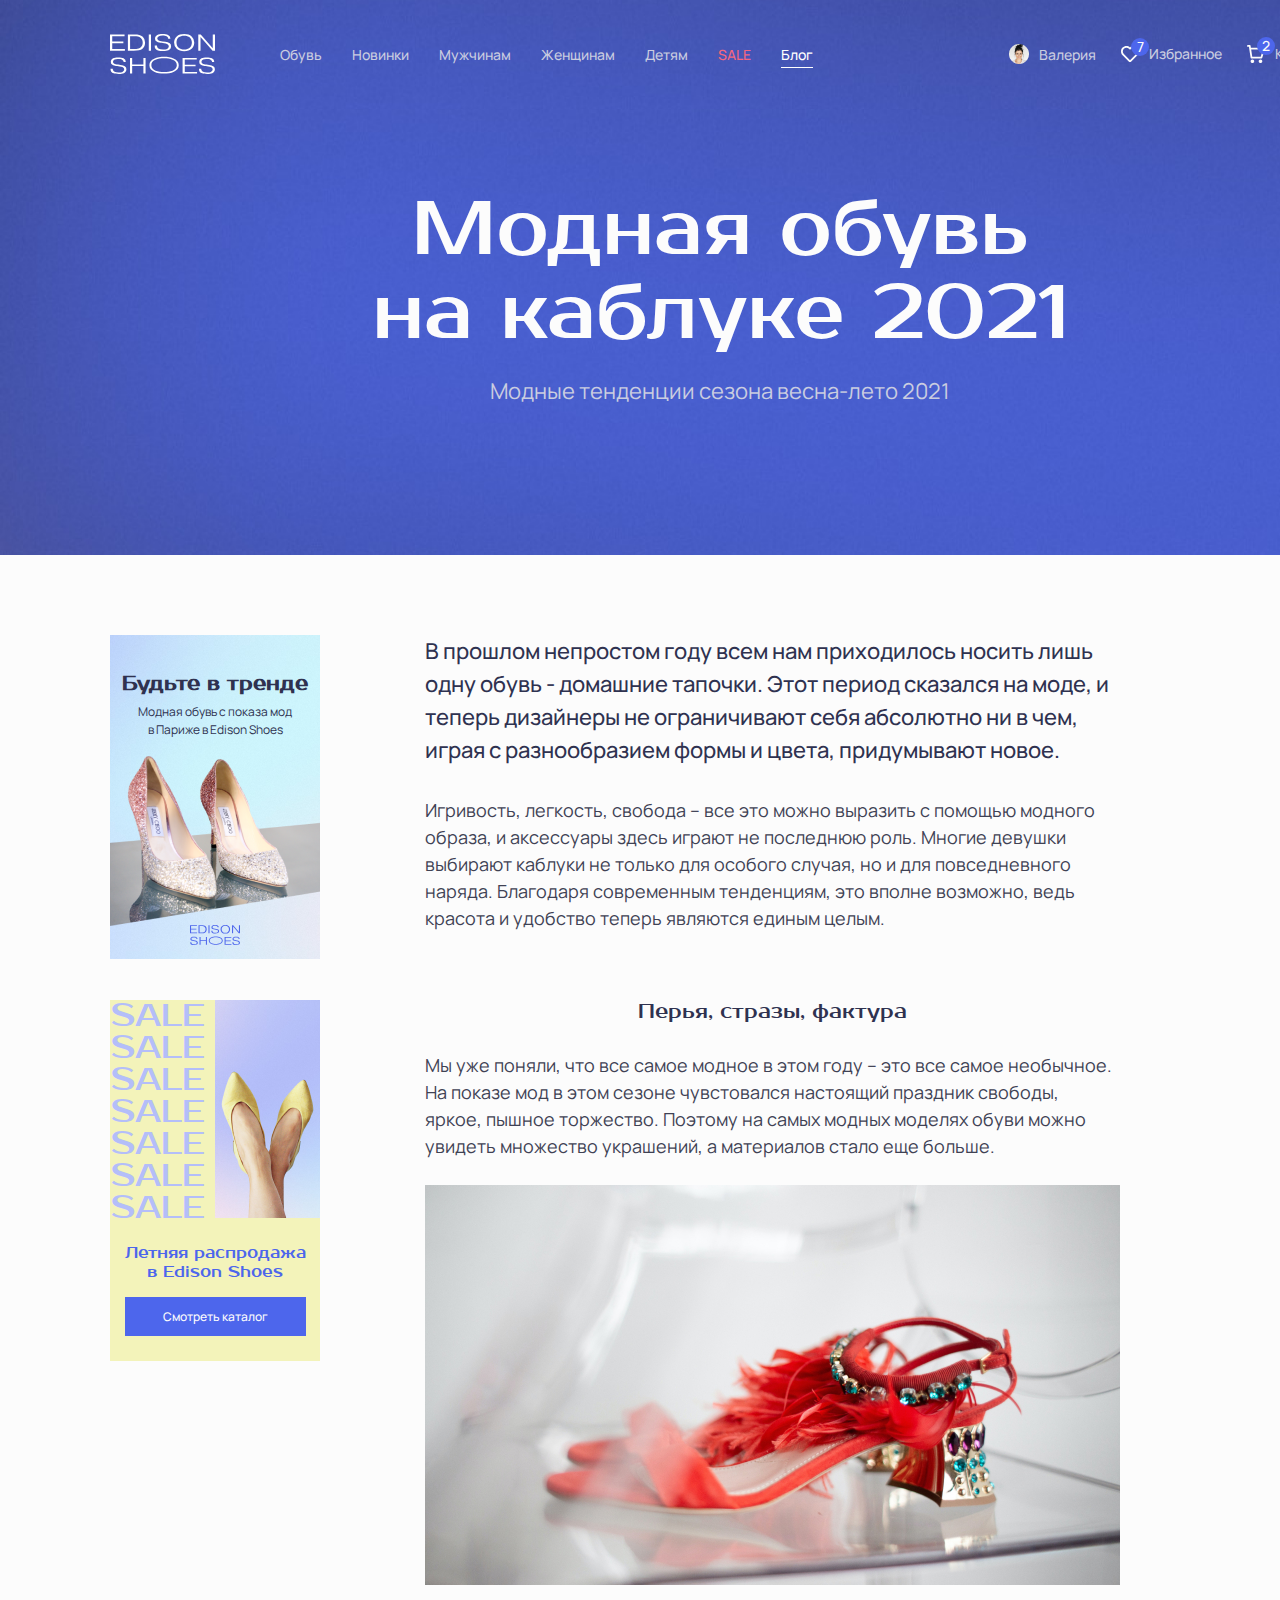
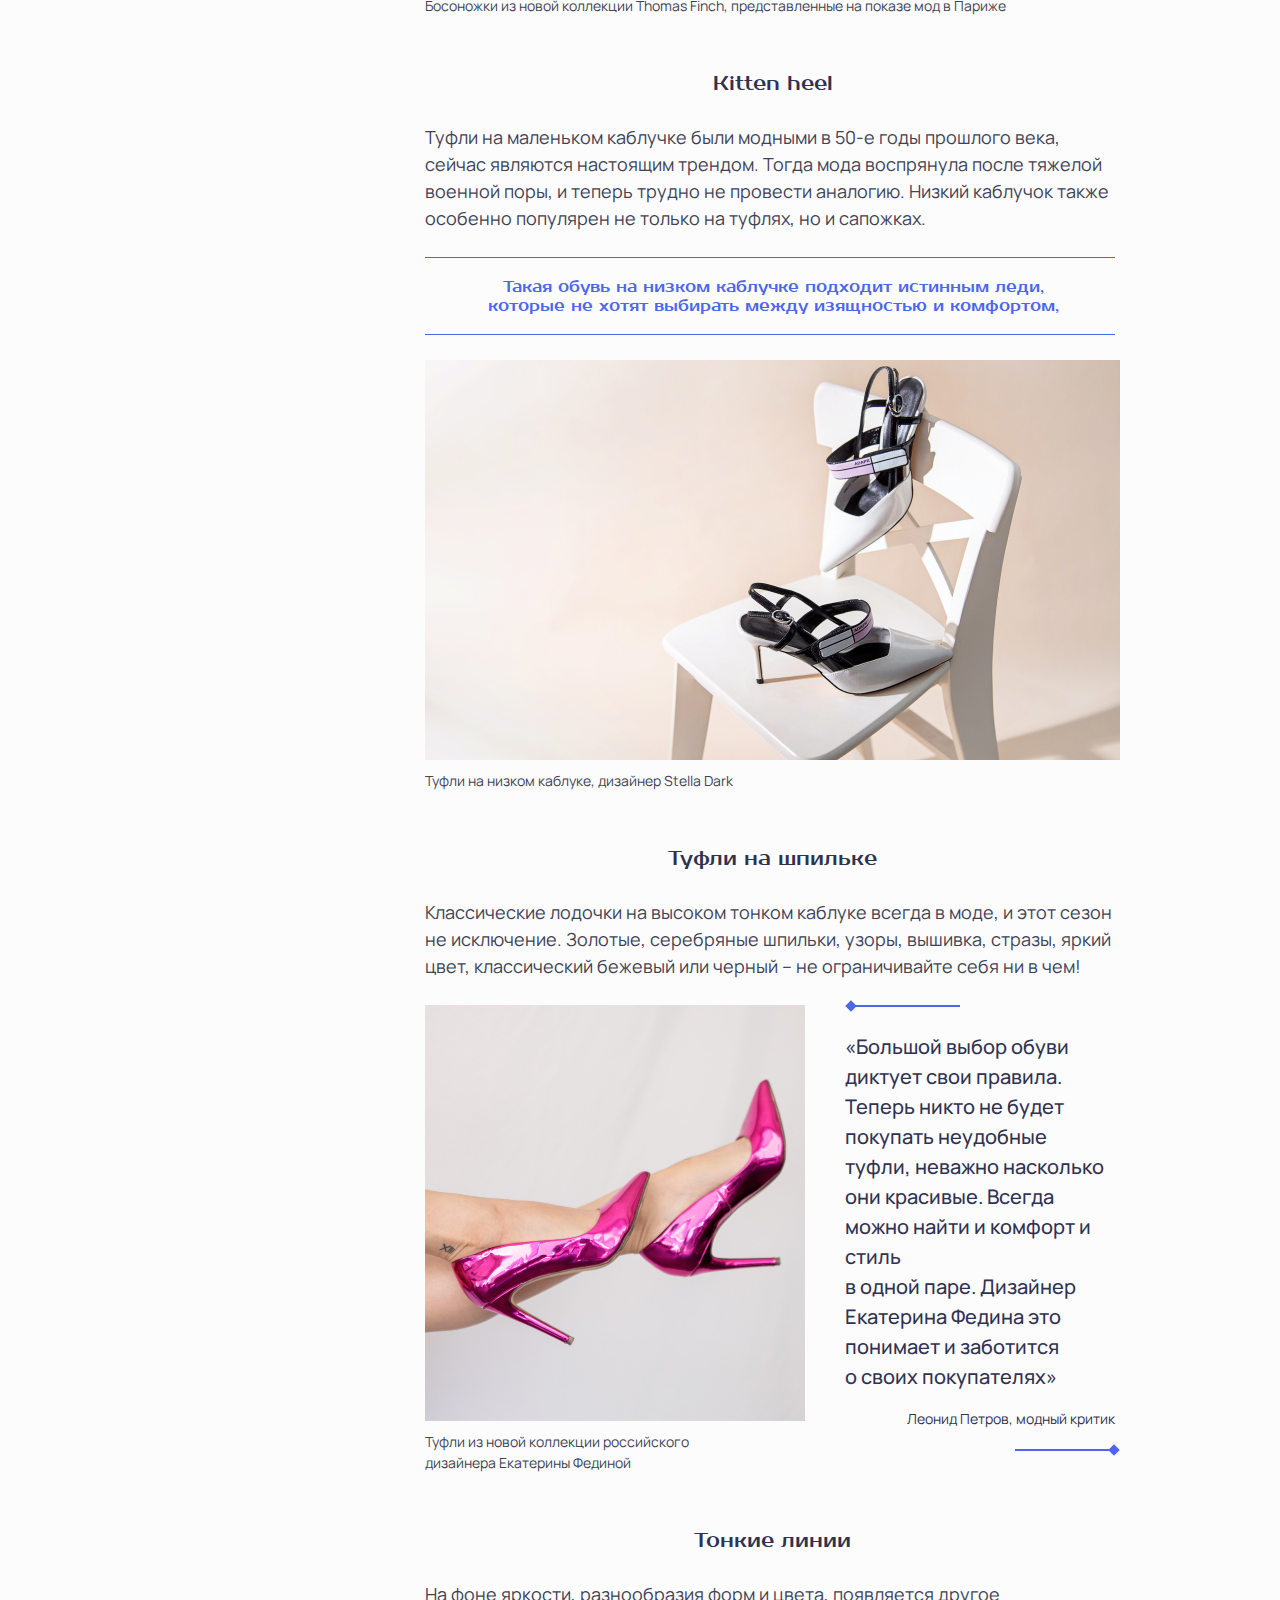
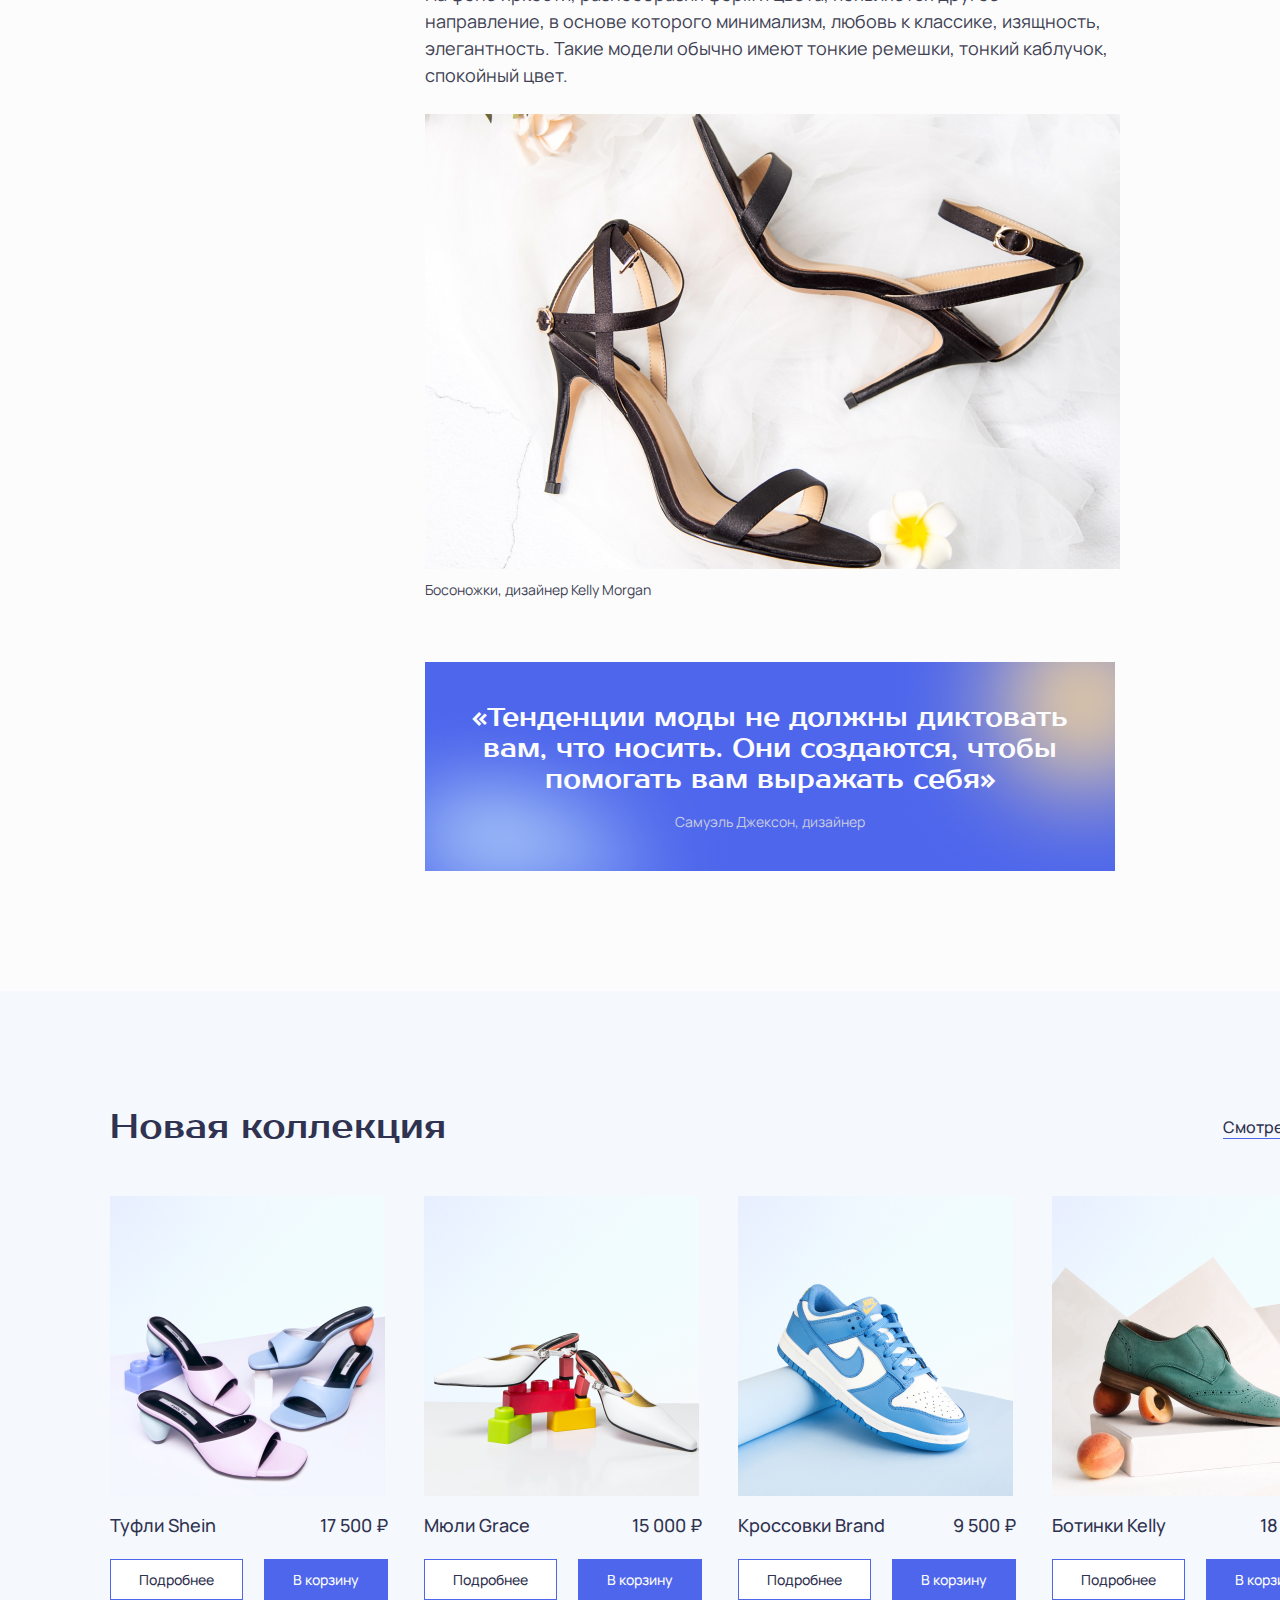
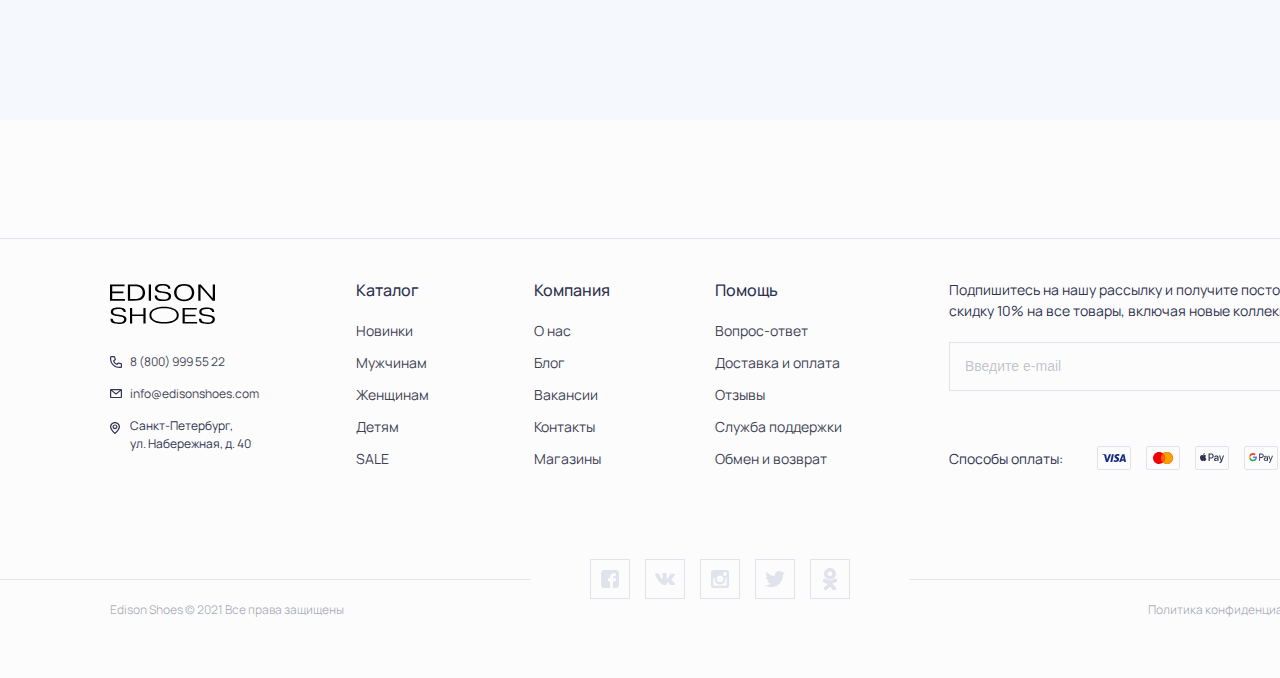
<file: bem/BEM-EdisonShoes/blog.html>
<!DOCTYPE html>
<html lang="ru">

<head>
    <meta charset="UTF-8">
    <meta http-equiv="X-UA-Compatible" content="IE=edge">
    <meta name="viewport" content="width=device-width, initial-scale=1.0">
    <link rel="preconnect" href="https://fonts.googleapis.com">
    <link rel="preconnect" href="https://fonts.gstatic.com" crossorigin>
    <link href="https://fonts.googleapis.com/css2?family=Manrope:wght@400;500&family=Prosto+One&display=swap"
        rel="stylesheet">
    <link rel="stylesheet" href="css/style.css">
    <title>EDISON SHOES</title>
</head>

<body class="page page--blog-page">

    <header class="page__header header">
        <div class="container"> 
            <nav class="header-nav">
                <a href="index.html" class="logo logo--theme-light">
                    <svg class="logo__img" viewBox="0 0 105 40" width="105" height="40" xmlns="http://www.w3.org/2000/svg">
                        <path
                          d="M2.24 7.55h11.12v1.67H2.24v5.8h12.67v1.66H0V.5h14.56v1.66H2.24v5.38zM20.1 2.17v12.85h3.8c.99 0 1.8-.03 2.47-.07.68-.06 1.44-.23 2.29-.49a6.22 6.22 0 002.14-1.15c1.27-1.11 1.9-2.68 1.9-4.72 0-2.01-.63-3.58-1.9-4.69a6.06 6.06 0 00-2.85-1.38c-1.07-.23-2.4-.35-3.97-.35H20.1zM17.88.51h6.82c1.73 0 3.26.14 4.58.44 1.32.29 2.49.89 3.49 1.8a7.56 7.56 0 012.31 5.75c0 2.54-.78 4.52-2.34 5.94a7.55 7.55 0 01-3.76 1.82c-1.46.28-3.23.42-5.3.42h-5.8V.5zM38.77.5h2.24v16.18h-2.24V.5zM44.71 11.57h2.32v.1c0 1.44.64 2.48 1.9 3.1.97.45 2.38.69 4.23.69 1.82 0 3.09-.18 3.82-.54 1.2-.54 1.8-1.41 1.8-2.63 0-.92-.43-1.64-1.32-2.15a10.57 10.57 0 00-3.28-.88l-2.54-.41a22.93 22.93 0 01-2.37-.4 4.2 4.2 0 01-2.16-.62 4.35 4.35 0 00-.41-.23 3.05 3.05 0 01-1.68-2.84c0-1.66.77-2.92 2.31-3.77C48.56.33 50.3 0 52.55 0c2.4 0 4.23.32 5.52.97a3.87 3.87 0 012.37 3.72h-2.26c0-1.08-.54-1.88-1.6-2.4-.86-.45-2.17-.67-3.95-.67-1.65 0-2.86.19-3.64.57-.54.27-.97.61-1.27 1.04-.3.44-.44.9-.44 1.39 0 .85.45 1.48 1.35 1.9.65.32 1.94.62 3.87.9l2.57.39c2.07.32 3.52.75 4.35 1.3a3.5 3.5 0 011.66 3.13c0 1.84-.88 3.17-2.65 4-1.19.55-2.93.83-5.22.83-2.29 0-4.03-.22-5.24-.67a4.64 4.64 0 01-3.26-4.69v-.14zM81.64 2.4a7.97 7.97 0 012.62 6.2c0 2.54-.87 4.6-2.62 6.19-1.75 1.58-4.23 2.37-7.46 2.37-3.22 0-5.7-.79-7.45-2.38A7.97 7.97 0 0164.1 8.6c0-2.54.87-4.6 2.62-6.19C68.54.82 71.03.02 74.18.02c3.16 0 5.65.8 7.46 2.38zm-1.96.97c-1.32-1.15-3.15-1.73-5.5-1.73-2.34 0-4.17.58-5.5 1.73C67.24 4.6 66.5 6.35 66.5 8.6c0 2.25.73 4 2.19 5.22 1.32 1.16 3.15 1.74 5.5 1.74 2.34 0 4.17-.58 5.5-1.74 1.45-1.23 2.18-2.97 2.18-5.22 0-2.24-.73-3.99-2.19-5.22zM105 .5v16.18h-2.44L90.52 3v13.68h-2.24V.5h2.47l12.01 13.67V.51H105zM.52 34.66h2.25v.09c0 1.4.61 2.4 1.85 3 .94.45 2.3.68 4.1.68 1.77 0 3-.17 3.72-.52 1.17-.52 1.75-1.37 1.75-2.56 0-.9-.43-1.6-1.28-2.09a10.27 10.27 0 00-3.2-.85l-2.47-.4a22.6 22.6 0 01-2.3-.38l-.54-.12a6.98 6.98 0 01-1.07-.31c-.2-.06-.36-.12-.49-.18a4.26 4.26 0 00-.4-.22 2.97 2.97 0 01-1.63-2.76c0-1.62.75-2.84 2.25-3.67 1.19-.64 2.88-.96 5.07-.96 2.33 0 4.12.31 5.37.94a3.76 3.76 0 012.3 3.62h-2.2c0-1.05-.52-1.83-1.56-2.34-.82-.43-2.1-.65-3.83-.65a8.4 8.4 0 00-3.54.56c-.53.26-.94.6-1.24 1.01-.28.42-.42.87-.42 1.35 0 .82.44 1.44 1.31 1.84.63.31 1.88.6 3.76.88l2.5.38c2.01.31 3.42.73 4.23 1.25a3.4 3.4 0 011.6 3.06c0 1.78-.85 3.07-2.56 3.88-1.16.54-2.85.81-5.07.81-2.23 0-3.93-.22-5.1-.65a4.51 4.51 0 01-3.16-4.56v-.13zM22.18 32.12v7.5h-2.17V23.9h2.17v6.6h11.23v-6.6h2.18v15.72H33.4v-7.5H22.18zM74.76 30.75h10.81v1.62h-10.8V38h12.31v1.62h-14.5V23.9h14.15v1.62H74.76v5.23zM88.99 34.66h2.25v.09c0 1.4.62 2.4 1.85 3 .94.45 2.31.68 4.11.68 1.76 0 3-.17 3.71-.52 1.17-.52 1.76-1.37 1.76-2.56 0-.9-.43-1.6-1.29-2.09a10.26 10.26 0 00-3.19-.85l-2.47-.4a22.63 22.63 0 01-2.3-.38l-.55-.12a6.98 6.98 0 01-1.06-.31c-.2-.06-.36-.12-.5-.18a4.27 4.27 0 00-.4-.22 2.97 2.97 0 01-1.63-2.76c0-1.62.76-2.84 2.26-3.67 1.18-.64 2.87-.96 5.07-.96 2.32 0 4.11.31 5.36.94a3.76 3.76 0 012.3 3.62h-2.2c0-1.05-.52-1.83-1.55-2.34-.83-.43-2.1-.65-3.84-.65a8.4 8.4 0 00-3.54.56c-.52.26-.94.6-1.23 1.01-.28.42-.42.87-.42 1.35 0 .82.43 1.44 1.3 1.84.63.31 1.89.6 3.77.88l2.5.38c2 .31 3.42.73 4.22 1.25a3.4 3.4 0 011.61 3.06c0 1.78-.86 3.07-2.57 3.88-1.15.54-2.84.81-5.07.81-2.23 0-3.92-.22-5.1-.65A4.51 4.51 0 0189 34.79v-.13zM68.77 31.2c0 6.16-7.9 8.42-14.69 8.42-6.78 0-14.68-2.26-14.68-8.42s7.9-8.42 14.68-8.42c6.78 0 14.69 2.26 14.69 8.42zm-1.94 0c0-5.25-6.97-6.83-12.75-6.83s-12.74 1.58-12.74 6.83 6.96 6.83 12.74 6.83 12.75-1.58 12.75-6.83z" />
                      </svg>
                </a>
                <ul class="header-nav__site-nav site-nav site-nav--theme-light">
                    <li class="site-nav__item">
                        <a href="index.html" class="site-nav__link">Обувь</a>
                    </li>
                    <li class="site-nav__item">
                        <a href="#" class="site-nav__link">Новинки</a>
                    </li>
                    <li class="site-nav__item">
                        <a href="#" class="site-nav__link">Мужчинам</a>
                    </li>
                    <li class="site-nav__item">
                        <a href="#" class="site-nav__link">Женщинам</a>
                    </li>
                    <li class="site-nav__item">
                        <a href="#" class="site-nav__link">Детям</a>
                    </li>
                    <li class="site-nav__item">
                        <a href="#" class="site-nav__link site-nav__link--sale">SALE</a>
                    </li>
                    <li class="site-nav__item">
                        <a href="blog.html" class="site-nav__link site-nav__link--active">Блог</a>
                    </li>
                </ul>
                <ul class="user-nav user-nav--theme-light">
                    <li class="user-nav__item">
                        <a href="#" class="user-nav__link">
                            <img class="user-nav__img" src="img/user-avatar.png" alt="Аватар">
                            <span>Валерия</span>
                        </a>
                    </li>
                    <li class="user-nav__item">
                        <a href="#" class="user-nav__link">
                            <div class="user-nav__link--items-quantity favorite-quantity">
                                <svg class="user-nav__img" width="18" height="16" viewBox="0 0 18 16" xmlns="http://www.w3.org/2000/svg">
                                   <path d="M9 1.3843C6.87976 -0.52839 3.61913 -0.459003 1.58162 1.59246C-0.527208 3.71573 -0.527208 7.15824 1.58162 9.28151L7.72721 15.4692C8.43015 16.1769 9.56985 16.1769 10.2728 15.4692L16.4184 9.28151C18.5272 7.15824 18.5272 3.71573 16.4184 1.59246C14.3809 -0.459003 11.1202 -0.52839 9 1.3843ZM7.94558 2.87396L8.3636 3.29485C8.71508 3.64873 9.28492 3.64873 9.6364 3.29485L10.0544 2.87396C11.4603 1.45845 13.7397 1.45845 15.1456 2.87396C16.5515 4.28948 16.5515 6.58448 15.1456 8L9 14.1877L2.85442 8C1.44853 6.58448 1.44853 4.28948 2.85442 2.87396C4.2603 1.45845 6.5397 1.45845 7.94558 2.87396Z"/>
                                </svg>
                            </div>
                            <span>Избранное</span> 
                        </a>
                    </li>
                    <li class="user-nav__item">
                        <a href="#" class="user-nav__link">
                            <div class="user-nav__link--items-quantity order-quantity">
                                <svg class="user-nav__img" width="18" height="18" viewBox="0 0 18 18" xmlns="http://www.w3.org/2000/svg">
                                    <path d="M1.92789 1.80011L3.60821 12.7221C3.62044 12.8123 3.64602 12.8982 3.68289 12.9778C3.79388 13.2175 4.00721 13.4001 4.26679 13.4695C4.34609 13.4908 4.4292 13.5015 4.5142 13.5H14.4C14.7974 13.5 15.1478 13.2393 15.262 12.8586L17.962 3.85871C18.0438 3.58622 17.9919 3.29111 17.8221 3.06287C17.6522 2.83462 17.3845 2.70011 17.1 2.70011H3.88753L3.59152 0.776091C3.58043 0.695647 3.55871 0.618597 3.52783 0.546403C3.47176 0.414935 3.38591 0.301056 3.27986 0.211794C3.18147 0.128823 3.06504 0.0665646 2.9373 0.0317381C2.8569 0.00972049 2.77254 -0.0013077 2.68622 0.000123596H0.9C0.402944 0.000123596 0 0.403065 0 0.900117C0 1.39717 0.402944 1.80011 0.9 1.80011H1.92789ZM5.27214 11.7L4.16445 4.50009H15.8904L13.7304 11.7H5.27214Z"/>
                                    <path d="M7.2 16.2C7.2 17.1941 6.39411 18 5.4 18C4.40589 18 3.6 17.1941 3.6 16.2C3.6 15.2059 4.40589 14.4 5.4 14.4C6.39411 14.4 7.2 15.2059 7.2 16.2Z"/>
                                    <path d="M15.3 16.2C15.3 17.1941 14.4941 18 13.5 18C12.5059 18 11.7 17.1941 11.7 16.2C11.7 15.2059 12.5059 14.4 13.5 14.4C14.4941 14.4 15.3 15.2059 15.3 16.2Z"/>
                                 </svg>                                
                            </div>
                            <span>Корзина</span>
                        </a>
                    </li>
                </ul>
            </nav>
            <div class="header__blog-intro blog-intro">
                <h2 class="blog-intro__title intro-title">Модная обувь на каблуке 2021</h2>
                <p class="blog-intro__desc">Модные тенденции сезона весна-лето 2021</p>
            </div>
        </div>
    </header>

    <main class="page__content">

        <section class="main-article">
            <div class="main-article-wrapper container">
                <aside class="main-article__aside-content aside-content">
                    <div class="aside-content__advertisment advertisment advertisment-trend">
                        <h2 class="advertisment-trend__title">Будьте в тренде</h2>
                        <p class="advertisment-trend__desc">Модная обувь с показа мод <br> в Париже в Edison Shoes</p>
                        <img src="img/advertisment/advertisment-photo-1.png" class="advertisment-trend__img" alt="Модная обувь">
                        <a class="advertisment-trend__link small-logo" href="#">
                            <svg width="50" height="20" viewBox="0 0 50 20" fill="#4D66EC" xmlns="http://www.w3.org/2000/svg">
                                <path d="M1.06647 3.77712H6.36248V4.60878H1.06647V7.50803H7.10174V8.33969H0V0.254118H6.93207V1.08578H1.06647V3.77712Z"/>
                                <path d="M9.57582 1.08578V7.50803H11.3815C11.8501 7.50803 12.242 7.49648 12.5571 7.47338C12.8803 7.44258 13.2438 7.36172 13.6478 7.23081C14.0518 7.0922 14.3911 6.89969 14.6658 6.65327C15.2718 6.09883 15.5747 5.31337 15.5747 4.2969C15.5747 3.28813 15.2718 2.50653 14.6658 1.95209C14.278 1.59786 13.8255 1.36685 13.3085 1.25904C12.7995 1.14353 12.1693 1.08578 11.4179 1.08578H9.57582ZM8.50934 0.254118H11.7572C12.5813 0.254118 13.3085 0.327273 13.9387 0.473583C14.5688 0.619894 15.1223 0.920215 15.599 1.37455C16.3342 2.1061 16.7018 3.06482 16.7018 4.2507C16.7018 5.52129 16.3301 6.51081 15.5868 7.21926C15.094 7.68899 14.4961 7.99316 13.7932 8.13177C13.0984 8.27038 12.2582 8.33969 11.2725 8.33969H8.50934V0.254118Z"/>
                                <path d="M18.4626 0.254118H19.529V8.33969H18.4626V0.254118Z"/>
                                <path d="M21.2919 5.78696H22.3947V5.83316C22.3947 6.55701 22.6977 7.07295 23.3036 7.38097C23.7641 7.61199 24.4347 7.7275 25.3154 7.7275C26.1799 7.7275 26.7858 7.63894 27.1332 7.46183C27.7069 7.19231 27.9937 6.75338 27.9937 6.14503C27.9937 5.683 27.7836 5.32493 27.3635 5.07081C27.1211 4.9245 26.6444 4.78589 25.9334 4.65498C25.8769 4.64728 25.8325 4.63958 25.8001 4.63188L24.5882 4.42396C24.564 4.41626 24.4751 4.40086 24.3216 4.37776C24.1681 4.35466 24.0712 4.33926 24.0308 4.33156C23.9904 4.32386 23.8975 4.30845 23.752 4.28535C23.6147 4.25455 23.5177 4.2353 23.4612 4.2276C23.4127 4.2122 23.3238 4.19295 23.1946 4.16984C23.0734 4.13904 22.9804 4.11209 22.9158 4.08899C22.8593 4.06589 22.7785 4.03893 22.6734 4.00813C22.5765 3.97733 22.4957 3.94653 22.4311 3.91573C22.3745 3.87722 22.3099 3.83872 22.2372 3.80022C22.1644 3.76172 22.0998 3.71936 22.0432 3.67316C21.6393 3.35744 21.4373 2.92621 21.4373 2.37947C21.4373 1.54781 21.8049 0.920215 22.5401 0.496685C23.1218 0.165562 23.95 0 25.0245 0C26.1637 0 27.0403 0.161712 27.6543 0.485135C28.4057 0.870162 28.7814 1.49005 28.7814 2.34482H27.7028C27.7028 1.80578 27.4483 1.40535 26.9393 1.14353C26.5354 0.920215 25.9092 0.808558 25.0609 0.808558C24.2772 0.808558 23.6995 0.904814 23.3279 1.09733C23.0693 1.22824 22.8673 1.4015 22.7219 1.61711C22.5846 1.83273 22.5159 2.06375 22.5159 2.31016C22.5159 2.73369 22.73 3.04942 23.1582 3.25733C23.4652 3.41904 24.0792 3.5692 25.0003 3.70781L26.2243 3.90418C27.21 4.06589 27.9008 4.2815 28.2967 4.55102C28.8218 4.90525 29.0844 5.42888 29.0844 6.12193C29.0844 7.0383 28.6643 7.70439 27.824 8.12022C27.2585 8.39744 26.4303 8.53605 25.3396 8.53605C24.2489 8.53605 23.4167 8.42439 22.8431 8.20108C21.8089 7.78525 21.2919 7.00364 21.2919 5.85626V5.78696Z"/>
                                <path d="M38.8768 1.20128C39.709 1.99444 40.1251 3.02631 40.1251 4.2969C40.1251 5.56749 39.709 6.59937 38.8768 7.39252C38.0447 8.18568 36.861 8.58226 35.326 8.58226C33.7909 8.58226 32.6073 8.18568 31.7751 7.39252C30.9429 6.59937 30.5268 5.56749 30.5268 4.2969C30.5268 3.02631 30.9429 1.99444 31.7751 1.20128C32.6396 0.408129 33.8232 0.0115514 35.326 0.0115514C36.8287 0.0115514 38.0123 0.408129 38.8768 1.20128ZM37.9437 1.68642C37.3135 1.10888 36.4409 0.820108 35.326 0.820108C34.211 0.820108 33.3384 1.10888 32.7083 1.68642C32.0134 2.30246 31.666 3.17262 31.666 4.2969C31.666 5.42118 32.0134 6.29134 32.7083 6.90739C33.3384 7.48493 34.211 7.7737 35.326 7.7737C36.4409 7.7737 37.3135 7.48493 37.9437 6.90739C38.6385 6.29134 38.9859 5.42118 38.9859 4.2969C38.9859 3.17262 38.6385 2.30246 37.9437 1.68642Z"/>
                                <path d="M50 0.254118V8.33969H48.8366L43.1043 1.50161V8.33969H42.0378V0.254118H43.2134L48.9335 7.0922V0.254118H50Z"/>
                                <path d="M0.245367 17.3283H1.31713V17.3732C1.31713 18.0767 1.61157 18.5781 2.20045 18.8775C2.648 19.102 3.2997 19.2142 4.15554 19.2142C4.99568 19.2142 5.58456 19.1282 5.92218 18.956C6.47966 18.6941 6.7584 18.2675 6.7584 17.6763C6.7584 17.2273 6.55425 16.8793 6.14596 16.6324C5.91041 16.4902 5.44715 16.3555 4.7562 16.2283C4.70124 16.2208 4.65805 16.2133 4.62664 16.2058L3.44888 16.0037C3.42533 15.9963 3.33896 15.9813 3.18977 15.9588C3.04059 15.9364 2.94637 15.9214 2.90711 15.9139C2.86785 15.9065 2.77756 15.8915 2.63623 15.869C2.50275 15.8391 2.40852 15.8204 2.35356 15.8129C2.30645 15.7979 2.22008 15.7792 2.09445 15.7568C1.97668 15.7269 1.88638 15.7007 1.82357 15.6782C1.76861 15.6558 1.69009 15.6296 1.58802 15.5996C1.4938 15.5697 1.41528 15.5398 1.35246 15.5098C1.2975 15.4724 1.23469 15.435 1.16402 15.3976C1.09336 15.3602 1.03054 15.319 0.97558 15.2741C0.582993 14.9673 0.386699 14.5482 0.386699 14.0168C0.386699 13.2086 0.743953 12.5987 1.45846 12.1871C2.02379 11.8653 2.82859 11.7044 3.87288 11.7044C4.97997 11.7044 5.83189 11.8616 6.42862 12.1759C7.15884 12.55 7.52394 13.1525 7.52394 13.9832H6.47573C6.47573 13.4593 6.2284 13.0702 5.73374 12.8157C5.34115 12.5987 4.73264 12.4902 3.90821 12.4902C3.14659 12.4902 2.58519 12.5837 2.22401 12.7708C1.97275 12.898 1.77646 13.0664 1.63513 13.276C1.50165 13.4855 1.43491 13.71 1.43491 13.9495C1.43491 14.3611 1.64298 14.6679 2.05912 14.87C2.35749 15.0271 2.95422 15.1731 3.84932 15.3078L5.03886 15.4986C5.99678 15.6558 6.6681 15.8653 7.05284 16.1272C7.5632 16.4715 7.81838 16.9804 7.81838 17.6539C7.81838 18.5444 7.41009 19.1918 6.59351 19.5959C6.04389 19.8653 5.23908 20 4.1791 20C3.11911 20 2.31038 19.8915 1.7529 19.6745C0.747879 19.2703 0.245367 18.5108 0.245367 17.3957V17.3283Z"/>
                                <path d="M10.5628 16.0599V19.8092H9.52641V11.9514H10.5628V15.2516H15.9099V11.9514H16.9463V19.8092H15.9099V16.0599H10.5628Z"/>
                                <path d="M35.6018 15.3751H40.7486V16.1834H35.6018V19.0009H41.4671V19.8092H34.5654V11.9514H41.3022V12.7596H35.6018V15.3751Z"/>
                                <path d="M42.3757 17.3283H43.4475V17.3732C43.4475 18.0767 43.7419 18.5781 44.3308 18.8775C44.7783 19.102 45.43 19.2142 46.2859 19.2142C47.126 19.2142 47.7149 19.1282 48.0525 18.956C48.61 18.6941 48.8887 18.2675 48.8887 17.6763C48.8887 17.2273 48.6846 16.8793 48.2763 16.6324C48.0407 16.4902 47.5775 16.3555 46.8865 16.2283C46.8316 16.2208 46.7884 16.2133 46.757 16.2058L45.5792 16.0037C45.5557 15.9963 45.4693 15.9813 45.3201 15.9588C45.1709 15.9364 45.0767 15.9214 45.0374 15.9139C44.9982 15.9065 44.9079 15.8915 44.7665 15.869C44.6331 15.8391 44.5389 15.8204 44.4839 15.8129C44.4368 15.7979 44.3504 15.7792 44.2248 15.7568C44.107 15.7269 44.0167 15.7007 43.9539 15.6782C43.8989 15.6558 43.8204 15.6296 43.7183 15.5996C43.6241 15.5697 43.5456 15.5398 43.4828 15.5098C43.4278 15.4724 43.365 15.435 43.2943 15.3976C43.2237 15.3602 43.1609 15.319 43.1059 15.2741C42.7133 14.9673 42.517 14.5482 42.517 14.0168C42.517 13.2086 42.8743 12.5987 43.5888 12.1871C44.1541 11.8653 44.9589 11.7044 46.0032 11.7044C47.1103 11.7044 47.9622 11.8616 48.5589 12.1759C49.2892 12.55 49.6543 13.1525 49.6543 13.9832H48.6061C48.6061 13.4593 48.3587 13.0702 47.8641 12.8157C47.4715 12.5987 46.863 12.4902 46.0385 12.4902C45.2769 12.4902 44.7155 12.5837 44.3543 12.7708C44.1031 12.898 43.9068 13.0664 43.7655 13.276C43.632 13.4855 43.5652 13.71 43.5652 13.9495C43.5652 14.3611 43.7733 14.6679 44.1894 14.87C44.4878 15.0271 45.0845 15.1731 45.9796 15.3078L47.1692 15.4986C48.1271 15.6558 48.7984 15.8653 49.1832 16.1272C49.6935 16.4715 49.9487 16.9804 49.9487 17.6539C49.9487 18.5444 49.5404 19.1918 48.7238 19.5959C48.1742 19.8653 47.3694 20 46.3094 20C45.2494 20 44.4407 19.8915 43.8832 19.6745C42.8782 19.2703 42.3757 18.5108 42.3757 17.3957V17.3283Z"/>
                                <path d="M32.7457 15.5996C32.7457 18.6782 28.9828 19.8092 25.7528 19.8092C22.5228 19.8092 18.7598 18.6782 18.7598 15.5996C18.7598 12.5211 22.5228 11.3901 25.7528 11.3901C28.9828 11.3901 32.7457 12.5211 32.7457 15.5996ZM31.8219 15.5996C31.8219 12.9763 28.5052 12.1843 25.7528 12.1843C23.0004 12.1843 19.6836 12.9763 19.6836 15.5996C19.6836 18.223 23.0004 19.0149 25.7528 19.0149C28.5052 19.0149 31.8219 18.223 31.8219 15.5996Z"/>
                            </svg>
                        </a>
                    </div>
                    <div class="aside-content__advertisment advertisment advertisment-sale">
                        <header class="advertisment-sale__header">
                            <span class="advertisment-sale__header-text">SALE SALE SALE SALE SALE SALE SALE</span>
                            <img class="advertisment-sale__img" src="img/advertisment/advertisment-photo-2.png" width="105" height="218" alt="Летняя распродажа">
                        </header>
                        <p class="advertisment-sale__desc">Летняя распродажа в Edison Shoes</p>
                        <a class="advertisment-sale__link btn" href="#">Смотреть каталог</a>
                    </div>
                </aside>
                <article class="main-article__raw-content raw-content">
                    <section class="raw-content__intro">
                    <p class="raw-content__intro-header"> В прошлом непростом году всем нам приходилось носить лишь одну обувь - 
                        домашние тапочки. Этот период сказался на моде,  и теперь дизайнеры не ограничивают себя абсолютно ни в
                        чем, играя с разнообразием формы и цвета, придумывают новое. </p>
                    <p class="raw-content__intro-text"> Игривость, легкость, свобода – все это можно выразить с помощью модного 
                        образа, и аксессуары здесь играют не последнюю роль. Многие девушки выбирают каблуки не только для особого 
                        случая, но и для повседневного наряда. Благодаря современным тенденциям, это вполне возможно, ведь красота
                        и удобство теперь являются единым целым. </p>
                    </section>
                    <section class="article-section">
                        <h2 class="article-section__title">Перья, стразы, фактура</h2>
                        <p class="article-section__text"> Мы уже поняли, что все самое модное в этом году – это все самое необычное.
                            На показе мод в этом сезоне чувстовался настоящий праздник свободы, яркое, пышное торжество. 
                            Поэтому на самых модных моделях обуви можно увидеть множество украшений, а материалов стало еще
                            больше. </p>
                        <figure class="article-section__figure">
                            <img src="img/blog-page/blog-shoes-1.jpg" alt="Босоножки Thomas Finch">
                            <figcaption class="article-section__figure-figcaption">
                                Босоножки из новой коллекции Thomas Finch, представленные на показе мод в Париже
                            </figcaption>
                        </figure>
                    </section>
                    <section class="article-section">
                        <h2 class="article-section__title">Kitten heel</h2>
                        <p class="article-section__text"> Туфли на маленьком каблучке были модными в 50-е годы прошлого века, сейчас являются настоящим 
                            трендом. Тогда мода воспрянула после тяжелой военной поры, и теперь трудно не провести аналогию. 
                            Низкий каблучок также особенно популярен не только на туфлях, но и сапожках. </p>
                        <p class="article-section__accent-text accent-text"> 
                            <i class="accent-text__content"> Такая обувь на низком каблучке подходит истинным леди,
                            которые не хотят выбирать между изящностью и комфортом, </i>
                        </p>
                        <figure class="article-section__figure">
                           <img src="img/blog-page/blog-shoes-2.jpg" alt="Туфли на низком каблуке">
                           <figcaption class="article-section__figure-figcaption">Туфли на низком каблуке, дизайнер Stella Dark</figcaption>
                        </figure>                
                    </section>
                    <section class="article-section">
                        <h2 class="article-section__title">Туфли на шпильке</h2>
                        <p class="article-section__text"> Классические лодочки на высоком тонком каблуке всегда в моде, и этот сезон не исключение. Золотые, 
                            серебряные шпильки, узоры, вышивка, стразы, яркий цвет, классический бежевый или черный – не 
                            ограничивайте себя ни в чем! </p>
                        <div class="quote-block">
                            <figure class="article-section__figure">
                                <img src="img/blog-page/blog-shoes-3.jpg" alt="Туфли из новой коллекции">
                                <figcaption class="article-section__figure-figcaption"> Туфли из новой коллекции российского <br>
                                    дизайнера Екатерины Фединой </figcaption>
                            </figure>
                            <blockquote class="quote-block__aside-quote aside-quote">
                                <p class="aside-quote__text"> «Большой выбор обуви диктует свои правила. Теперь никто не будет 
                                    покупать неудобные туфли, неважно насколько они красивые. Всегда можно найти и комфорт и 
                                    стиль <br>  
                                    в одной паре. Дизайнер Екатерина Федина это понимает и заботится <br>
                                    о своих покупателях» </p>
                                <cite class="aside-quote__author">Леонид Петров, модный критик</cite>
                            </blockquote>
                        </div>
                    </section>
                    <section class="article-section">
                        <h2 class="article-section__title">Тонкие линии</h2>
                        <p class="article-section__text"> На фоне яркости, разнообразия форм и цвета, появляется другое направление, в основе которого минимализм,
                            любовь к классике, изящность, элегантность. Такие модели обычно имеют тонкие ремешки, тонкий каблучок, 
                            спокойный цвет. </p>
                            <figure class="article-section__figure">
                                <img src="img/blog-page/blog-shoes-4.jpg" alt="Босоножки">
                                <figcaption class="article-section__figure-figcaption"n>Босоножки, дизайнер Kelly Morgan</figcaption>
                            </figure>
                            <blockquote class="article-section__main-quote main-quote">
                                <p class="main-quote__text">«Тенденции моды не должны диктовать вам, что носить. Они создаются, чтобы помогать вам выражать себя»</p>
                                <cite class="main-quote__author">Самуэль Джексон, дизайнер</cite>
                            </blockquote>
                    </section>
                </article>
            </div>
        </section>

        <section class="catalog catalog--grey-bg">
        <div class="container">
            <div class="headline">
                <h2 class="headline__title">Новая коллекция</h2>
                <a href="#" class="headline__link">Смотреть все</a>
            </div>
            <ul class="catalog__list catalog-list">
                <li class="catalog-list__item catalog-item">
                    <img src="img/ptroduct-card/1.png" class="catalog-item__img" alt="Туфли Shein" width="275"
                        height="300">
                    <div class="catalog-item__main-info">
                        <span class="item__name">Туфли Shein</span> <span class="catalog-item__price">17 500 ₽</span>
                    </div>
                    <div class="catalog-item__interaction">
                        <a class="catalog-item__btn-link btn btn--primary">Подробнее</a> <a
                            class="catalog-item__btn-link btn">В корзину</a>
                    </div>
                </li>
                <li class="catalog-list__item catalog-item">
                    <img src="img/ptroduct-card/2.png" class="catalog-item__img" alt="Туфли Shein" width="275"
                        height="300">
                    <div class="catalog-item__main-info">
                        <span class="catalog-item__name">Мюли Grace</span> <span class="catalog-item__price">15 000
                            ₽</span>
                    </div>
                    <div class="catalog-item__interaction">
                        <a class="catalog-item__btn-link btn btn--primary">Подробнее</a> <a
                            class="catalog-item__btn-link btn">В корзину</a>
                    </div>
                </li>
                <li class="catalog-list__item catalog-item">
                    <img src="img/ptroduct-card/3.png" class="catalog-item__img" alt="Туфли Shein" width="275"
                        height="300">
                    <div class="catalog-item__main-info">
                        <span class="catalog-item__name">Кроссовки Brand</span> <span class="catalog-item__price">9 500
                            ₽</span>
                    </div>
                    <div class="catalog-item__interaction">
                        <a class="catalog-item__btn-link btn btn--primary">Подробнее</a> <a
                            class="catalog-item__btn-link btn">В корзину</a>
                    </div>
                </li>
                <li class="catalog-list__item catalog-item">
                    <img src="img/ptroduct-card/4.png" class="catalog-item__img" alt="Туфли Shein" width="275"
                        height="300">
                    <div class="catalog-item__main-info">
                        <span class="catalog-item__name">Ботинки Kelly</span> <span class="catalog-item__price">18 500
                            ₽</span>
                    </div>
                    <div class="catalog-item__interaction">
                        <a class="catalog-item__btn-link btn btn--primary">Подробнее</a> <a
                            class="catalog-item__btn-link btn">В корзину</a>
                    </div>
                </li>
            </ul>
        </div>
        </section>
        
    </main>

    

    <footer class="page__footer footer">
        <div class="container">
            <div class="footer__row">
                <div class="footer__column">
                    <a class="footer__logo logo">
                        <img src="img/logotype.svg" width="105" height="40">
                    </a>
                    <ul class="footer__contacts contacts-list">
                        <li class="contacts-list__item">
                            <a class="contacts-list__link contacts-list__link--phone" href="tel:88009995522">8 (800) 999 55 22</a>
                        </li>
                        <li class="contacts-list__item">
                            <a class="contacts-list__link contacts-list__link--email" href="#">info@edisonshoes.com</a>
                        </li>
                        <li class="contacts-list__item">
                            <address class="contacts-list__address contacts-list__address--map">
                                Санкт-Петербург, <br>
                                ул. Набережная, д. 40
                            </address>
                        </li>
                    </ul>
                </div>
                <div class="footer__column">
                    <nav class="footer__nav footer-nav">
                        <div class="footer-nav__column">
                            <p class="footer-nav__category">Каталог</p>
                            <ul class="footer-nav__list footer-nav-list">
                                <li class="footer-nav-list__item">
                                    <a href="#" class="footer-nav-list__link">Новинки</a>
                                </li>
                                <li class="footer-nav-list__item">
                                    <a href="#" class="footer-nav-list__link">Мужчинам</a>
                                </li>
                                <li class="footer-nav-list__item"><a href="#" class="footer-nav-list__link">Женщинам</a>
                                </li>
                                <li class="footer-nav-list__item">
                                    <a href="#" class="footer-nav-list__link">Детям</a>
                                </li>
                                <li class="footer-nav-list__item">
                                    <a href="#" class="footer-nav-list__link">SALE</a>
                                </li>
                            </ul>
                        </div>
                        <div class="footer-nav__column">
                            <p class="footer-nav__category">Компания</p>
                            <ul class="footer-nav__list footer-nav-list">
                                <li class="footer-nav-list__item">
                                    <a href="#" class="footer-nav-list__link">О нас</a>
                                </li>
                                <li class="footer-nav-list__item">
                                    <a href="#" class="footer-nav-list__link">Блог</a>
                                </li>
                                <li class="footer-nav-list__item">
                                    <a href="#" class="footer-nav-list__link">Вакансии</a>
                                </li>
                                <li class="footer-nav-list__item">
                                    <a href="#" class="footer-nav-list__link">Контакты</a>
                                </li>
                                <li class="footer-nav-list__item">
                                    <a href="#" class="footer-nav-list__link">Магазины</a>
                                </li>
                            </ul>
                        </div>
                        <div class="footer-nav__column">
                            <p class="footer-nav__category">Помощь</p>
                            <ul class="footer-nav__list footer-nav-list">
                                <li class="footer-nav-list__item">
                                    <a href="#" class="footer-nav-list__link">Вопрос-ответ</a>
                                </li>
                                <li class="footer-nav-list__item">
                                    <a href="#" class="footer-nav-list__link">Доставка и оплата</a>
                                </li>
                                <li class="footer-nav-list__item">
                                    <a href="#" class="footer-nav-list__link">Отзывы</a>
                                </li>
                                <li class="footer-nav-list__item">
                                    <a href="#" class="footer-nav-list__link">Служба поддержки</a>
                                </li>
                                <li class="footer-nav-list__item">
                                    <a href="#" class="footer-nav-list__link">Обмен и возврат</a>
                                </li>
                            </ul>
                        </div>
                    </nav>
                </div>
                <div class="footer__column">
                    <form class="footer__subscribe subscribe" action="#" method="POST">
                        <label class="subscribe__decription" for="email">Подпишитесь на нашу рассылку и получите
                            постоянную скидку 10% на все товары, включая новые коллекции</label>
                        <input class="subscribe__email" type="email" name="email" id="email"
                            placeholder="Введите e-mail">
                        <button class="send-email">
                            <img src="img/icons/send-plane-icon.svg" alt="Отправить Email">
                        </button>
                    </form>
                    <div class="footer__payment payment">
                        <p class="payment__category">Способы оплаты:</p>
                        <ul class="payment__list payment-list">
                            <li class="payment-list__item">
                                <img src="img/pay-method/Visa.svg" alt="Visa">
                            </li>
                            <li class="payment-list__item">
                                <img src="img/pay-method/MasterCard.svg" alt="MasterCard">
                            </li>
                            <li class="payment-list__item"><img src="img/pay-method/ApplePay.svg" alt="ApplePay">
                            </li>
                            <li class="payment-list__item">
                                <img src="img/pay-method/GooglePay.svg" alt="GooglePay">
                            </li>
                            <li class="payment-list__item">
                                <img src="img/pay-method/YandexPay.svg" alt="YandexPay">
                            </li>
                        </ul>
                    </div>
                </div>
            </div>
        </div>
        <div class="footer__row">
            <ul class="footer__social social-list">
                <li class="social-list__item">
                    <a href="#" class="social-list__link"><img src="img/social/fb.svg" alt="Facebook"></a>
                </li>
                <li class="social-list__item">
                    <a href="#" class="social-list__link"><img src="img/social/vk.svg" alt="Vkontakte"></a>
                </li>
                <li class="social-list__item">
                    <a href="#" class="social-list__link"><img src="img/social/inst.svg" alt="Instagram"></a>
                </li>
                <li class="social-list__item">
                    <a href="#" class="social-list__link"> <img src="img/social/twitter.svg" alt="Twitter"></a>
                </li>
                <li class="social-list__item">
                    <a href="#" class="social-list__link"> <img src="img/social/odnoklas.svg" alt="Odnoklassniki"></a>
                </li>
            </ul>
        </div>
        <div class="container">
            <div class="footer__row">
                <div class="footer__column">
                    <a class="footer__link" href="#">Edison Shoes © 2021 Все права защищены</a>
                </div>
                <div class="footer__column">
                    <a class="footer__link" href="#">Политика конфиденциальности</a>
                </div>
            </div>
        </div>
    </footer>

</body>

</html>
</file>
<file: bem/BEM-EdisonShoes/css/style.css>
.page {
    font-family: 'Manrope', sans-serif;
    font-weight: 400;
    min-width: 1440px;
    margin: 0;
    color: #2F3250;
    background-color: #FCFCFC;
}

.container {
    max-width: 1220px;
    margin: 0 auto;
    padding: 0 30px;
}

.visually-hidden {
    position: absolute;
    width: 1px;
    height: 1px;
    margin: -1px;
    border: 0;
    padding: 0;
    white-space: nowrap;
    clip-path: inset(100%);
    clip: rect(0 0 0 0);
    overflow: hidden;
  }

.header {
    background-image: url("../img/main-page/header-bg.png");
    background-repeat: no-repeat;
    background-size: 100% 100%;
    height: 805px;
}

.header-nav {
    display: flex;
    align-items: center;
    font-size: 14px;
    font-weight: 500;
    padding: 30px 0;
}

.logo {
    display: flex;
    transition: opacity 0.28s;
}

.logo:hover {
    opacity: 0.7;
}

.logo:active {
    opacity: 0.5;
}

.header-nav__site-nav {
    margin-left: 65px;
}

.site-nav {
    display: flex;
    flex-grow: 1;
    list-style-type: none;
    padding: 0;
}

.site-nav__item:not(:last-of-type) {
    margin-right: 30px;
}

.site-nav__link {
    color: #2F3250;
    text-decoration: none;
    transition: opacity 0.28s;
}

.site-nav__link:hover {
    opacity: 0.7;
}

.site-nav__link:active {
    opacity: 0.5;
}

.site-nav__link--active {
    color: #4A5FCF;
    border-bottom: 1px solid #4D66EC;
    padding-bottom: 3px;
}

.site-nav__link--sale {
    text-transform: uppercase;
    color: #FB0F39;
}

.user-nav {
    display: flex;
    justify-content: space-between;
    padding: 0;
    list-style-type: none;
}

.user-nav__item {
    position: relative;
}

.user-nav__item:not(:last-of-type) {
    margin-right: 25px;
}

.user-nav__img {
    margin-right: 10px;
}

.user-nav__link {
    display: flex;
    align-items: center;
    color: #2F3250;
    text-decoration: none;
    transition: opacity 0.28s;
}

.user-nav__link:hover {
    opacity: 0.7;
}

.user-nav__link:active {
    opacity: 0.5;
}

.header__sale-intro {
    margin-top: 140px;
}

.sale-intro__title {
    width: 550px;
    line-height: 76px;
    color: #4A5FCF;
    margin: 0;
}

.intro-title {
    font-family: 'Prosto One', cursive;
    font-size: 76px;
    font-weight: 400;
}

.sale-intro__desc {
    font-size: 22px;
    line-height: 31px;
    margin-top: 20px;
    margin-bottom: 0;
}

.sale-intro__link {
    margin-top: 55px;
    padding: 16px 34px;
}

.btn {
    display: inline-block;
    font-weight: 500;
    border: 1px solid #4D66EC;
    background-color: #4D66EC;
    text-decoration: none;
    color: #FCFCFC;
    cursor: pointer;
    transition: opacity 0.28s;
}

.btn:hover {
    opacity: 0.85;
}

.btn:active {
    opacity: 0.65;
}

.btn--primary {
    background-color: white;
    color: #2F3250;
}

.headline {
    display: flex;
    justify-content: space-between;
    align-items: center;
    padding-bottom: 47px;
}

.headline__title {
    font-family: 'Prosto One', cursive;
    font-size: 34px;
    font-weight: 400;
    margin: 0;
}

.headline__link {
    font-size: 16px;
    font-weight: 500;
    color: #2F3250;
    text-decoration: none;
    border-bottom: 1px solid #4D66EC;
    transition: opacity 0.22s;
}

.headline__link:hover {
    opacity: 0.7;
}

.headline__link:active {
    opacity: 0.5;
}

.catalog {
    padding-top: 115px;
    padding-bottom: 120px;
}

.catalog__list {
    margin: 0;
}

.catalog-list {
    display: flex;
    justify-content: space-between;
    flex-wrap: wrap;
    list-style-type: none;
    padding: 0;
}

.catalog-item {
    width: 278px;
}

.catalog-item__main-info {
    display: flex;
    justify-content: space-between;
    align-items: center;
    font-size: 18px;
    font-weight: 500;
    margin-top: 12px;
}


.catalog-item__interaction {
    display: flex;
    justify-content: space-between;
    align-items: center;
    font-size: 14px;
    margin-top: 22px;
}

.catalog-item__btn-link {
    padding: 10px 28px;
}

.catalog--grey-bg {
    background-color: #F5F8FC;
}

.blog {
    background-color: #F5F8FC;
    padding-top: 113px;
    padding-bottom: 117px;
}

.blog__list {
    margin: 0;
}

.blog-list {
    display: flex;
    justify-content: space-between;
    padding: 0;
    list-style-type: none;
}

.blog-item {
    width: 380px;
}

.blog-item__title {
    font-family: 'Prosto One', cursive;
    font-size: 18px;
    margin-top: 13px;
    margin-bottom: 0;
}

.blog-item__text {
    line-height: 24px;
    color: #404254;
    margin-top: 13px;
    margin-bottom: 0;
    height: 120px;
    width: 385px;
}

.blog-item__btn-link {
    font-size: 14px;
    padding: 9.5px 19px;
    margin-top: 25px;
}

.reviews {
    padding-top: 117px;
}

.reviews-list {
    display: flex;
    border-top: 1px solid #E0E2EC;
	border-left: 1px solid #E0E2EC;
}

.reviews-list__item {
    margin: 0;
}

.review-item {
    border-right: 1px solid #E0E2EC;
	border-bottom: 1px solid #E0E2EC;
    padding: 29px;
}

.review-item__headline {
    display: flex;
    align-items: center;
    justify-content: space-between;
}

.avatar {
    display: flex;
    align-items: center;
}

.avatar__name {
    font-size: 18px;
    font-weight: 500;
    margin-left: 12px;
}

.review-item__time {
    font-size: 14px;
    color: rgba(64, 66, 84, 0.3);
}

.review-item__message {
    font-size: 16px;
    line-height: 24px;
    width: 347px;
    margin-top: 15px;
    margin-bottom: 0;
}

.page__footer {
    margin-top: 118px;
}

.footer {
    font-size: 14px;
    padding-top: 40px;
    padding-bottom: 60px;
    border-top: 1px solid #E0E2EC;
}

.footer__row {
    display: flex;
    justify-content: space-between;
}

.footer__logo {
    margin-top: 5px;
}

.footer__contacts {
    margin-top: 29px;
}

.contacts-list {
    list-style-type: none;
    padding: 0;
}

.contacts-list__item:not(:last-of-type) {
    margin-bottom: 15px;
}

.contacts-list__link {
    display: flex;
    align-items: center;
    font-size: 12px;
    color: #404254;
    text-decoration: none;
    transition: opacity 0.25s;
}

.contacts-list__address {
    display: flex;
    font-size: 12px;
    font-style: normal;
    line-height: 18px;
}

.contacts-list__link--phone::before {
    content: "";
    background-image: url("../img/icons/phone-icon.svg");
    background-repeat: no-repeat;
    width: 12px;
    height: 12px;
    margin-right: 8px;
}

.contacts-list__link--email::before {
    content: "";
    background-image: url("../img/icons/email-icon.svg");
    background-repeat: no-repeat;
    width: 12px;
    height: 9px;
    margin-right: 8px;
}

.contacts-list__address--map::before {
    content: "";
    background-image: url("../img/icons/map-icon.svg");
    background-repeat: no-repeat;
    width: 18px;
    height: 12px;
    margin-right: 2px;
    margin-top: 5px;
}

.contacts-list__link:hover {
    opacity: 0.7;
}

.contacts-list__link:active {
    opacity: 0.5;
}

.footer__nav {
    margin-left: 97px;
    margin-right: 93px;
}

.footer-nav {
    display: flex;
    min-width: 500px;
}

.footer-nav__column:not(:last-of-type) {
    margin-right: 105px;
}

.footer-nav__category {
    font-size: 16px;
    font-weight: 500;
    margin-top: 0;
    margin-bottom: 20px;
}

.footer-nav__list {
    margin: 0;
}

.footer-nav-list {
    padding: 0;
    list-style-type: none;
}

.footer-nav-list__item:not(:last-of-type) {
    margin-bottom: 13px;
}

.footer-nav-list__link {
    color: #404254;
    text-decoration: none;
    transition: opacity 0.25s;
}

.footer-nav-list__link:hover {
    opacity: 0.7;
}

.footer-nav-list__link:active {
    opacity: 0.5;
}

.footer__subscribe {
    position: relative;
}

.subscribe__decription {
    display: inline-block;
    max-width: 380px;
    line-height: 21px;
    margin-top: 0;
    margin-bottom: 21px;
}

.subscribe__email {
    padding-left: 15px;
    width: 361px;
    height: 45px;
    background-color: #FCFCFC;
    border: 1px solid #E0E2EC;
}

.send-email {
    position: absolute;
    right: 24px;
    bottom: 17px;
    border: none;
    background-color: transparent;
    width: 16px;
    height: 16px;
    cursor: pointer;
    transition: opacity 0.25s;
}

.send-email:hover {
    opacity: 0.7;
}

.send-email:active {
    opacity: 0.5;
}

.subscribe__email::placeholder {
    font-size: 14px;
    color: rgba(47, 50, 80, 0.3);
}

.footer__payment {
    margin-top: 55px;
}

.payment {
    display: flex;
    align-items: center;
}

.payment__category {
    margin-top: 0;
    margin-bottom: 0;
    margin-right: 34px;
}

.payment__list {
    display: flex;
    align-items: center;
    padding: 0;
    margin: 0;
    list-style-type: none;
}

.payment-list__item {
    display: flex;
}

.payment-list__item:not(:last-of-type) {
    margin-right: 15px;
}

.footer__social {
    margin-top: 89px;
    margin-bottom: 0;

}

.social-list {
    display: flex;
    align-items: center;
    justify-content: center;
    width: 100%;
    padding: 0;
    list-style-type: none;
}

.social-list::before {
    content: "";
    width: 100%;
    height: 1px;
    background-color: #E0E2EC;
    margin-right: 60px;
}

.social-list::after {
    content: "";
    width: 100%;
    height: 1px;
    background-color: #E0E2EC;
    margin-left: 60px;
}

.social-list__item:not(:last-of-type) {
    margin-right: 15px;
}

.social-list__link {
    display: flex;
    justify-content: center;
    align-items: center;
    width: 38px;
    height: 38px;
    text-decoration: none;
    color: #E0E2EC;
    border: 1px solid #E0E2EC;
    transition: opacity 0.27s;
}

.social-list__link:hover {
    opacity: 0.5;
}

.social-list__link:active {
    opacity: 0.4;
}

.footer__link {
    font-size: 12px;
    color: rgba(47, 50, 80, 0.4);
    text-decoration: none;
    transition: opacity 0.28s;
}

.footer__link:hover {
    opacity: 0.7;
}

.footer__link:active {
    opacity: 0.5;
}

/* Blog page */

.page--blog-page .header {
    background-image: url(../img/blog-page/header-bg.png);
    height: 555px;
}

.logo--theme-light {
    fill: white;
}

.site-nav--theme-light .site-nav__link {
    color: #CACDE0;
}

.site-nav--theme-light .site-nav__link--active {
    color: #FFFFFF;
    border-color: #FFFFFF;
}

.site-nav--theme-light .site-nav__link--sale {
    color: #F46780;
}

.user-nav--theme-light .user-nav__img {
    fill: #FCFCFC;
}

.user-nav--theme-light .user-nav__link {
    color: #CACDE0;
}

.user-nav__link--items-quantity {
    display: flex;
    position: relative;
}

.user-nav__link--items-quantity::after {
    position: absolute;
    top: -8px;
    right: 0;
    display: flex;
    justify-content: center;
    align-items: center;
    width: 18px;
    height: 18px;
    background-color: #4D66EC;
    color: #FCFCFC;
    border-radius: 50%;
}

.favorite-quantity::after {
    content: "7";
}

.order-quantity::after {
    content: "2";
}

.header__blog-intro {
    margin-top: 80px;
}

.blog-intro {
    display: flex;
    flex-direction: column;
    align-items: center;
}

.blog-intro__title {
    width: 730px;
    line-height: 84px;
    text-align: center;
    color: #FCFCFC;
    margin: 0;
}

.blog-intro__desc {
    font-size: 22px;
    line-height: 31px;
    color: #CACDE0;
    margin-top: 20px;
    margin-bottom: 0;
}

.main-article {
    padding-top: 80px;
    padding-bottom: 64px;
}

.main-article-wrapper {
    display: flex;
}

.aside-content__advertisment {
    margin-bottom: 40px;
}

.advertisment {
    width: 210px;
    text-align: center;
    background-repeat: no-repeat;
}

.advertisment-trend {
    padding-top: 1px;
    background-image: url("../img/advertisment/advertisment-bg-1.png");
    height: 324px;
}

.advertisment-trend__title {
    font-family: 'Prosto One', cursive;
    font-size: 20px;
    margin-top: 35px;
    margin-bottom: 0;
}

.advertisment-trend__desc {
    font-size: 12px;
    line-height: 18px;
    margin-top: 7px;
}

.advertisment-trend__img {
    margin-top: 5px;
}

.advertisment-trend__link {
    position: relative;
    bottom: 9px;
}

.small-logo {
    transition: opacity 0.28s;
}

.small-logo:hover {
    opacity: 0.7;
}

.small-logo:active {
    opacity: 0.5;
}

.advertisment-sale {
    background-image: url("../img/advertisment/advertisment-bg-2.png");
    height: 361px;
}

.advertisment-sale__header {
    display: flex;
    justify-content: space-between;
}

.advertisment-sale__header-text {
    font-family: 'Prosto One', cursive;
    font-size: 32px;
    line-height: 32px;
    text-transform: uppercase;
    color: #B4BEF9;
}

.advertisment-sale__img {
    margin-left: 10px;
}

.advertisment-sale__desc {
    font-family: 'Prosto One', cursive;
    font-size: 16px;
    line-height: 19px;
    width: 182px;
    color: #4D66EC;
    margin-top: 19px;
    margin-left: auto;
    margin-right: auto;
}

.advertisment-sale__link {
    font-size: 12px;
    padding: 10px 37px;
}

.main-article__raw-content {
    margin-left: 105px;
}

.raw-content {
    width: 690px;
}

.raw-content__intro {
    margin-bottom: 67px;
}

.raw-content__intro-header {
    font-size: 22px;
    font-weight: 500;
    line-height: 33px;
    margin-top: 0;
    margin-bottom: 0;
}

.raw-content__intro-text {
    font-size: 18px;
    line-height: 27px;
    color: #404254;
    margin-top: 30px;
    margin-bottom: 0;
}

.article-section {
    margin-bottom: 55px;
}

.article-section__title {
    font-family: "Prosto one", cursive;
    font-weight: 400;
    font-size: 20px;
    text-align: center;
    margin-bottom: 28px;
    margin-left: 5px;
}

.article-section__text {
    font-size: 18px;
    line-height: 27px;
    color: #404254;
    margin-bottom: 25px;
}

.article-section__figure {
    margin: 0;
}

.article-section__figure-figcaption {
    font-size: 14px;
    line-height: 21px;
    color: #404254;
    margin-top: 5px;
}

.article-section__accent-text {
    margin-top: 0;
    margin-bottom: 25px;
}

.accent-text {
    display: inline-block;
    font-family: 'Prosto One', cursive;
    font-size: 16px;
    line-height: 19px;
    text-align: center;
    padding: 19px 0;
    width: 100%;
    color: #4D66EC;
    border-top: 1px solid #4D66EC;
    border-bottom: 1px solid #4D66EC; 
}

.accent-text__content {
    display: inline-block;
    width: 575px;
    font-style: normal;
    margin-left: 7px;
}

.quote-block {
    display: flex;
}

.quote-block__aside-quote {
    margin-top: 0;
    margin-right: 0;
}


.aside-quote::before {
    content: url("../img/blog-page/left-line.svg");
    position: relative;
    top: -10px;
}

.aside-quote::after {
    content: url("../img/blog-page/right-line.svg");
    position: relative;
    top: 10px;
    left: 170px;
}

.aside-quote__text {
    font-size: 20px;
    font-weight: 500;
    line-height: 30px;
    margin-top: 5px;
    margin-bottom: 16px;
}

.aside-quote__author {
    display: flex;
    justify-content: flex-end;
    font-style: normal;
    font-size: 14px;
    line-height: 21px;
}

.article-section__main-quote {
    margin: 0;
    margin-top: 62px;
}

.main-quote {
    background-image: url("../img/blog-page/quote-bg.png");   
    background-repeat: no-repeat;
    padding: 40px;
    text-align: center;
}

.main-quote__text {
    font-family: "Prosto one", cursive;
    font-weight: 400;
    font-size: 26px;
    line-height: 31px;
    color: #FCFCFC;
    margin-top: 0;
    margin-bottom: 15px;
}

.main-quote__author {
    font-size: 14px;
    font-style: normal;
    line-height: 21px;
    color: #CACDE0;
}
</file>
<file: button-up/button-up-Encyclopedia/css/style.css>
@font-face {
  font-family: "PTRoot";
  font-style: normal;
  font-weight: 400;
  src: url("../fonts/pt-root-regular.woff2") format("woff2"),
    url("../fonts/pt-root-regular.woff") format("woff");
}

@font-face {
  font-family: "PTRoot";
  font-style: normal;
  font-weight: 500;
  src: url("../fonts/pt-root-medium.woff2") format("woff2"),
    url("../fonts/pt-root-medium.woff") format("woff");
}

body {
  font-family: "PTRoot", sans-serif;
  font-weight: 400;
  margin: 0;
  min-width: 1440px;
  color: #030c22;
}

.container {
  max-width: 1100px;
  margin: 0 auto;
  padding: 0 15px;
}

.article-wrapper {
  max-width: 730px;
  margin-bottom: 50px;
  margin-left: 100px;
}

.article-title {
  font-size: 28px;
  font-weight: 500;
  margin-top: 50px;
  margin-bottom: 25px;
}

.article-section p {
  font-size: 18px;
  margin-top: 0;
  margin-bottom: 15px;
}

.article-info {
  display: flex;
  gap: 21px;
  font-size: 16px;
  color: rgba(3, 12, 34, 0.6);
  padding-top: 20px;
  border-top: 1px solid rgba(3, 12, 34, 0.1);
}

.footer {
  font-size: 16px;
  font-weight: 500;
  color: #ffffff;
  background-color: #041334;
}

.footer-wrapper {
  display: flex;
  justify-content: space-between;
  align-items: center;
  padding-top: 30px;
  padding-bottom: 30px;
}

.logo {
  color: #ffffff;
  text-decoration: none;
  max-width: 108px;
}

.nav-list {
  display: flex;
  flex-wrap: wrap;
  list-style-type: none;
  padding: 0;
  margin: 0;
}

.nav-link {
  display: inline-block;
  padding: 10px 12px;
  color: #ffffff;
  text-decoration: none;
  transition: all 0.3s;
}

.nav-link:hover {
  opacity: 0.6;
}

.up-button {
  position: fixed;
  right: 165px;
  bottom: 165px;
  background-color: #041334;
  width: 45px;
  height: 45px;
  cursor: pointer;
  opacity: 0;
  pointer-events: none;
  transition: opacity 0.5s;
}

.up-button:hover {
  opacity: 0.7;
}

.up-button:active {
  opacity: 0.5;
}

.up-button-show {
  opacity: 1;
  pointer-events: all;
}
</file>
<file: button-up/button-up-FAQ/css/style.css>
@font-face {
  font-family: "Lato";
  src: url("../fonts/lato-light.woff2"), url("../fonts/lato-light.woff");
  font-weight: 300;
}

@font-face {
    font-family: "Cormorant Garamond";
    src: url("../fonts/cormorantgaramond-mediumitalic.woff2"), url("../fonts/cormorantgaramond-mediumitalic.woff");
    font-weight: 500;
}

@font-face {
    font-family: "Cormorant Garamond";
    src: url("../fonts/cormorantgaramond-regular.woff2"), url("../fonts/cormorantgaramond-regular.woff");
    font-weight: 400;
}

body {
  font-family: "Cormorant Garamond", sans-serif;
  font-weight: 500;
  min-width: 1440px;
  margin: 0;
  color: #221316;
  background-color: #fdfcfb;
}

.container {
  max-width: 1110px;
  margin: 0 auto;
  padding: 0px 30px;
}

.page-main {
  margin-top: 150px;
}

.faq-wrapper {
  max-width: 920px;
  margin: 0 auto;
  padding: 0px 30px;
}

.title {
  font-size: 100px;
  font-weight: 400;
  line-height: 100px;
  margin: 0;
}

.faq-list {
  list-style-type: none;
  padding: 0;
  margin: 0;
  margin-top: 70px;
}

.faq-item:first-of-type {
  border-top: 1px solid #865131;
}

.faq-item {
  padding: 30px 0;
  border-bottom: 1px solid #865131;
}

.faq-question {
  font-size: 34px;
  font-style: italic;
  line-height: 41px;
  margin-top: 0;
  margin-bottom: 20px;
}

.faq-answer {
  font-family: "Lato", sans-serif;
  font-size: 22px;
  font-weight: 300;
  line-height: 29px;
  margin: 0;
}

.articles {
  margin-top: 170px;
  padding-top: 150px;
  padding-bottom: 170px;
  background-image: url("../img/articles-bg.png");
  background-repeat: no-repeat;
  background-size: cover;
}

.articles-title {
  text-align: center;
}

.articles-list {
  display: flex;
  gap: 30px;
  list-style-type: none;
  padding: 0;
  margin-top: 70px;
}

.articles-item {
    display: flex;
    align-items: center;
    justify-content: center;
    width: 350px;
    height: 260px;
    background-color: #fdfcfb;
    border: 1px solid #865131;
    transition: opacity 0.25s;
}

.articles-link {
  font-size: 34px;
  font-style: italic;
  max-width: 256px;
  text-align: center;
  text-decoration: none;
  color: #221316;
  transition: opacity 0.2s;
}

.articles-link:hover {
  opacity: 0.7;
}

.articles-link:active {
  opacity: 0.5;
}

.contacts {
  margin-top: 150px;
}

.contacts-wrapper {
  max-width: 920px;
  margin: 0 auto;
  padding: 0px 30px;
}

.contacts-description {
  font-size: 22px;
  font-family: "Lato", sans-serif;
  font-weight: 300;
  line-height: 29px;
  margin-top: 30px;
}

.contacts-list {
  display: flex;
  justify-content: space-between;
  margin-top: 70px;
  padding: 30px 0;
  border-top: 1px solid #865131;
  border-bottom: 1px solid #865131;
  list-style-type: none;
}

.contacts-link {
  font-size: 34px;
  font-style: italic;
  line-height: 37px;
  text-decoration: none;
  color: #221316;
  transition: opacity 0.25s;
}

.contacts-link:hover {
  opacity: 0.7;
}

.contacts-link:active {
  opacity: 0.5;
}

.contacts-address {
  font-size: 34px;
  font-style: italic;
}

.footer {
  margin-top: 170px;
}

.footer-wrapper {
  display: flex;
  justify-content: space-between;
  align-items: center;
  padding: 50px 0;
}

.copyright {
  font-family: "Lato", sans-serif;
  font-size: 14px;
  font-weight: 300;
}

.policy {
  font-family: "Lato", sans-serif;
  font-size: 14px;
  font-weight: 300;
  text-decoration: none;
  color: #221316;
  transition: opacity 0.3s;
}

.policy:hover {
  opacity: 0.7;
}

.policy:active {
  opacity: 0.5;
}

.button-up {
    position: fixed;
    right: 40px;
    bottom: 120px;
    width: 86px;
    height: 86px;
    border: 1px solid #221316;
    border-radius: 50%;
    background-color: #FDFCFB;
    cursor: pointer;
    transition: opacity 0.4s;
    pointer-events: all;
    /* opacity: 1;
    visibility: visible;
    transition: opacity 0.4s, visibility 0.4s; */
}

.button-up:hover {
    opacity: 0.7;
}

.button-up:active {
    opacity: 0.5;
}

.hidden {
    pointer-events: none;
    opacity: 0;
    /* opacity: 0;
    visibility: hidden; */
}
</file>
<file: button-up/button-up-TravelGuide/css/style.css>
@import url("https://fonts.googleapis.com/css2?family=Montserrat:wght@400;500;600&display=swap");

body {
  font-size: 20px;
  font-family: "Montserrat", sans-serif;
  font-weight: 400;
  min-width: 1440px;
  margin: 0;
}

.container {
  max-width: 1100px;
  margin: 0 auto;
  padding: 0 15px;
}

.page-article {
  max-width: 730px;
  line-height: 140%;
}

.page-article h2 {
  font-size: 28px;
  font-weight: 600;
  margin-top: 40px;
  margin-bottom: 20px;
}

.page-article p {
  margin-top: 10px;
  margin-bottom: 10px;
}

.alternate-article-title {
  font-size: 32px;
  font-weight: 600;
  margin-top: 36px;
  margin-bottom: 40px;
}

.alternate-wrapper {
  display: flex;
}

.alternate-articles {
  display: flex;
  justify-content: space-between;
  flex-wrap: wrap;
  gap: 30px;
  padding-right: 30px;
  max-width: 730px;
}

.alternate-articles-item {
  max-width: 350px;
}

.article-img {
  transition: opacity 0.3s;  
}

.article-img:hover {
  opacity: 0.7;
}

.article-img:active {
  opacity: 0.5;
}

.article-description {
  display: flex;
  justify-content: space-between;
  align-items: center;
}

.alternate-articles-item .article-description {
  margin-top: 15px;
}

.article-topic {
  font-size: 12px;
  color: #25008f;
  text-decoration: none;
  font-weight: 500;
  line-height: 17px;
  text-transform: uppercase;
  transition: opacity 0.2s;
}

.article-topic:hover {
    opacity: 0.5;
}

.article-data {
  font-size: 12px;
  color: #0f0920;
}

.article-name {
  display: inline-block;
  text-decoration: none;
  color: #0F0920;
  font-size: 18px;
  font-weight: 600;
  width: 323px;
  margin-top: 10px;
  margin-bottom: 20px;
  transition: opacity 0.2s;
}

.article-name:hover {
    opacity: 0.5;
}

.article-sidebar-item:not(:last-of-type) {
  border-bottom: 1px solid rgba(15, 9, 31, 0.1);
}

.article-sidebar-item:not(:first-of-type) {
  margin-top: 20px;
}

.footer {
  margin-top: 100px;
  padding: 40px 0;
  background-color: #fdfcff;
  border: 1px solid rgba(0, 0, 0, 0.1);
}

.logo {
  display: flex;
  transition: opacity 0.3s;
}

.logo:hover {
  opacity: 0.7;
}

.logo:active {
  opacity: 0.5;
}

.footer-wrapper {
  display: flex;
  justify-content: space-between;
  align-items: center;
}

.nav-list {
  display: flex;
  list-style: none;
  padding: 0;
  margin: 0;
  margin-right: 75px;
}

.nav-list-item {
  display: flex;
  margin-right: 25px;
}

.nav-list-link {
  font-size: 16px;
  font-weight: 500;
  line-height: 20px;
  color: #0f0920;
  text-decoration: none;
  transition: opacity 0.3s;
}

.nav-list-link:hover {
  opacity: 0.7;
}

.nav-list-link:active {
  opacity: 0.5;
}

.social-list {
  display: flex;
  list-style: none;
  padding: 0;
  margin: 0;
}

.social-list-item {
  margin-right: 18px;
  transition: all 0.2s;
}

.social-list-item:hover {
  opacity: 0.7;
}

.social-list-item:active {
  opacity: 0.5;
}

.up-button {
  display: flex;
  align-items: center;
  justify-content: center;
  position: fixed;
  right: 42px;
  bottom: 141px;
  width: 52px;
  height: 52px;
  background-color: #f4f4f4;
  border-radius: 30px;
  box-shadow: 0px 2px 6px rgba(44, 44, 44, 0.2);
  cursor: pointer;
  transition: opacity 0.3s, background-color 0.4s;
}

.up-button:hover {
  opacity: 0.8;
  background-color: rgba(44, 44, 44, 0.2);
}

.up-button:active {
  opacity: 0.6;
  background-color: rgba(44, 44, 44, 0.4);
}

.hidden {
  opacity: 0;
  pointer-events: none;
}
</file>
<file: cookie/cookie-Apartments/css/style.css>
@font-face {
  font-family: "PTRoot UI";
  font-weight: 400;
  src: url("../fonts/pt-root-regular.woff2") format("woff2"),
    url("../fonts/pt-root-regular.woff") format("woff");
}

@font-face {
  font-family: "PTRoot UI";
  font-weight: 500;
  src: url("../fonts/pt-root-medium.woff2") format("woff2"),
    url("../fonts/pt-root-medium.woff") format("woff");
}

body {
  font-family: "PTRoot UI", "Arial", sans-serif;
  font-weight: 400;
  margin: 0;
  color: #171511;
  background-color: #FAF9F7;
  min-width: 1440px;
}

.container {
  max-width: 1110px;
  margin: 0 auto;
  padding: 0 30px;
}

.btn {
  font-family: "PTRoot UI", sans-serif;
  font-weight: 500;
  background-color: transparent;
  transition: all 0.3s;
  cursor: pointer;
}

.header-wrapper {
  display: flex;
  justify-content: space-between;
  align-items: center;
  padding: 30px 0;
}

.header-nav {
  display: flex;
  justify-content: space-between;
  flex-grow: 1;
}

.logo {
  display: flex;
  margin-right: 20px;
  transition: opacity 0.3s ease;
}

.logo:hover,
.site-header-logo:focus {
  opacity: 0.7;
}

.logo:active {
  opacity: 0.5;
}

.nav-list {
  display: flex;
  align-items: center;
  margin: 0;
  padding: 0;
  list-style-type: none;
}

.nav-list-link {
  font-weight: 500;
  color: #000000;
  line-height: 20px;
  margin-right: 40px;
  text-decoration: none;
  transition: opacity 0.2s;
}

.nav-list-link:hover {
  opacity: 0.8;
}

.nav-list-link:active {
  opacity: 0.5;
}

.header-contact {
  font-weight: 500;
  color: #000000;
  line-height: 20px;
  text-decoration: none;
  transition: opacity 0.3s;
}

.header-contact:hover {
  opacity: 0.8;
}

.header-contact:active {
  opacity: 0.5;
}

.site-main {
  margin-top: 60px;
}

.intro-wrapper {
  display: flex;
  justify-content: space-between;
  align-items: flex-end;
}

.intro-description {
  width: 491px;
}

.intro-title {
  font-size: 62px;
  line-height: 74px;
  font-weight: 500;
  margin: 0;
}

.intro-description p {
  font-size: 20px;
  line-height: 28px;
  max-width: 475px;
  margin-top: 20px;
  margin-bottom: 60px;
}

.intro-btn {
  width: 190px;
  height: 48px;
  line-height: 20px;
  border: 1px solid #171511;
}

.intro-btn:hover {
    opacity: 0.7;
}

.intro-btn:active {
    opacity: 0.5;
}

.intro-advantages {
  display: grid;
  grid-template-columns: 1fr 1fr;
  gap: 25px;
  margin: 0;
}

.intro-advantages div {
    display: flex;
    align-items: center;
}

.advantages-quantity {
  font-size: 42px;
  line-height: 66px;
  font-weight: 500;
}

.advantages-name {
  font-size: 18px;
  line-height: 23px;
  margin-left: 15px;
}

.apratment-photo {
    margin-top: 80px;
}

.apratment-photo img {
    width: 100%;
    height: 800px;
}

.cookie-notice {
    position: fixed;
    z-index: 1000;
    bottom: 15px;
    left: 0;
    right: 0;
    margin: 0 auto;
    width: 920px;
    height: 57px;
    color: #FAF9F7;
    background-color: #171511;
    transition: opacity 0.38s;
}


.cookie-notice-wrapper {
    display: flex;
    align-items: center;
}

.cookie-text {
    font-size: 14px;
    margin-left: 30px;
    margin-right: 46px;
}

.cookie-buttons {
    display: flex;
    width: 260px;
    justify-content: space-between;
    align-items: center;
}

.cookie-button {
    width: 123px;
    height: 31px;
    color: #FAF9F7;
    background-color: #171511;
    border: 1px solid #FAF9F7;
}

.cookie-button:hover {
    color: #171511;
    background-color: #FAF9F7;
}

.cookie-button:active {
    opacity: 0.5;
}
</file>
<file: cookie/cookie-GoodSchool/css/style.css>
@import url("https://fonts.googleapis.com/css2?family=Montserrat:wght@400;600;800&display=swap");

body {
  font-family: "Montserrat", sans-serif;
  font-weight: 600;
  margin: 0;
  color: #ffffff;
  min-width: 1440px;
}

.container {
  max-width: 1100px;
  margin: 0 auto;
  padding: 0 165px;
}

.header {
  background-color: #080f27;
  padding: 30px 0;
}

.header-wrapper {
  display: flex;
  justify-content: space-between;
  align-items: center;
}

.logo {
  display: flex;
  transition: opacity 0.3s;
}

.logo:hover {
  opacity: 0.7;
}

.logo:active {
  opacity: 0.5;
}

.header .nav-list {
  display: flex;
  flex-wrap: wrap;
  list-style: none;
  padding: 0;
  margin: 0;
}

.header .nav-list-link {
  color: #ffffff;
  text-decoration: none;
  font-size: 20px;
  line-height: 21px;
  margin-right: 30px;
  transition: color 0.2s, opacity 0.3s;
}

.header .nav-list-link:hover {
  color: #7f9ff4;
}

.header .nav-list-link:active {
  opacity: 0.7;
}

.intro {
    background-color: #080f27;
    padding-bottom: 110px;
}

.intro-wrapper {
  display: flex;
  align-items: flex-end;
  justify-content: space-between;
}

.main .intro-description::before {
  content: "";
  position: absolute;
  background-image: url("../img/bg-intro.svg");
  background-repeat: no-repeat;
  width: 350px;
  height: 300px;
  top: 55px;
  left: 768px;
}

.intro-description {
  position: relative;
  max-width: 670px;
}

.main .intro-description .intro-title {
  font-size: 82px;
  font-weight: 800;
  line-height: 125%;
}

.main .intro-description .btn {
  font-size: 20px;
  font-family: "Montserrat", sans-serif;
  font-weight: 600;
  width: 275px;
  height: 60px;
  color: #080f27;
  background-color: #7f9ff4;
  border-color: #7f9ff4;
  border-radius: 50px;
  cursor: pointer;
  transition: all 0.2s;
}

.main .intro-description .btn:hover {
  background-color: #ffffff;
  box-shadow: 0px 0px 6px 3px #7f9ff4;
}

.main .intro-description .btn:active {
  transform: scale(0.95);
}

.main .intro .intro-socials {
  display: flex;
  margin: 0;
  padding: 0;
  list-style: none;
}

.main .intro .intro-socials-link {
  margin-right: 25px;
}

.main .intro .intro-socials-link img {
  transition: transform 0.1s, opacity 0.3s;
}

.main .intro .intro-socials-link:hover img {
  transform: scale(1.3);
}

.main .intro .intro-socials-link:active img {
  opacity: 0.7;
}

.block {
    color: #080F27;
}

.block-title {
    font-size: 44px;
    font-weight: 800;
    text-align: center;
    width: 612px;
    margin: 0 auto;
    margin-top: 66px;
    padding-bottom: 130px;
}

.cookie-notice {
  position: sticky;
  bottom: 0;
  width: 100%;
  height: 70px;
  background-color: #080f27;
  z-index: 100;
  transition: opacity 0.38s;
}

.cookie-notice .cookie-wrapper {
  display: flex;
  align-items: center;
  justify-content: space-between;
  height: 100%;
}

.cookie-notice .cookie-text {
  font-size: 14px;
  font-weight: 400;
  margin: 0;
}

.cookie-notice .cookie-text a {
  color: #fff;
  transition: all 0.3s;
}

.policy {
  transition: all 0.3s;
}

.policy:hover {
  opacity: 0.7;
}

.policy:active {
  opacity: 0.5;
}

.cookie-buttons {
  display: flex;
  align-items: center;
}

.cookie-notice .cookie-accept {
  width: 116px;
  height: 33px;
  font-size: 14px;
  color: #080f27;
  font-family: "Montserrat", sans-serif;
  font-weight: 600;
  background-color: #fff;
  border-radius: 50px;
  border-color: #fff;
  cursor: pointer;
  transition: all 0.3s;
}

.cookie-notice .cookie-accept:hover {
  box-shadow: 0px 0px 6px 3px #7f9ff4;
}

.cookie-notice .cookie-accept:active {
transform: scale(0.95);
}

.cookie-notice .cookie-close {
  position: relative;
  width: 17px;
  height: 17px;
  left: 20px;
  background-image: url("../img/close-button.svg");
  background-repeat: no-repeat;
  cursor: pointer;
  transition: all 0.3s;
}

.cookie-notice .cookie-close:hover {
    opacity: 0.5;
}

.cookie-notice .cookie-close:active {
  transform: scale(0.95);
}
</file>
<file: sidebar/sidebar-Evrika/css/style.css>
@font-face {
  font-family: "Commissioner";
  src: url("../fonts/commissioner-light.woff2"),
    url("../fonts/commissioner-light.woff");
  font-weight: 400;
}

@font-face {
  font-family: "Commissioner";
  src: url("../fonts/commissioner-medium.woff2"),
    url("../fonts/commissioner-medium.woff");
  font-weight: 500;
}

@font-face {
    font-family: "Light";
    src: url("../fonts/commissioner-light.woff2"), url("../fonts/commissioner-light.woff");
    font-weight: 300;
}

body {
    font-family: "Commissioner", "Arial", sans-serif;
    font-weight: 500;
    min-width: 1440px;
    margin: 0;
}

.visually-hidden {
    position: absolute;
    width: 1px;
    height: 1px;
    margin: -1px;
    border: 0;
    padding: 0;
    white-space: nowrap;
    clip-path: inset(100%);
    clip: rect(0 0 0 0);
    overflow: hidden;
  }

.container {
    max-width: 1110px;
    margin: 0 auto;
    padding: 0 30px;
}

.header {
    box-shadow: 0px 4px 10px 0 rgba(173, 181, 189, 0.21);
    padding: 15px 0;
}

.header-wrapper {
    display: flex;
    justify-content: space-between;
    align-items: center;
}

.header-nav {
    display: flex;
    align-items: center;
    gap: 90px;
}

.logo {
    display: flex;
    transition: opacity 0.22s;
}

.logo:hover {
    opacity: 0.7;
}

.logo:active {
    opacity: 0.5;
}

.nav-list {
    display: flex;
    gap: 25px;
    list-style-type: none;
    padding: 0;
    margin: 0;
}

.nav-link {
    font-size: 18px;
    color: #041524;
    text-decoration: none;
    transition: opacity 0.22s;
}

.nav-link-current {
    color: #1890FF;
}

.nav-link:hover {
    opacity: 0.7;
}

.nav-link:active {
    opacity: 0.5;
}

.login {
    display: flex;
    align-items: center;
    font-size: 18px;
    color: #041524;
    text-decoration: none;
    transition: opacity 0.22s;
}

.login::before {
    content: "";
    width: 22px;
    height: 22px;
    background-image: url("../img/login-icon.svg");
    background-repeat: no-repeat;
    margin-right: 10px;
}

.login:hover {
    opacity: 0.7;
}

.login:active {
    opacity: 0.5;
}

.site-main-wrapper {
    display: flex;
    padding-top: 30px;
}

.sidebar {
    min-width: 255px;
}

.sidebar-container {
    position: sticky;
    top: 20px;
}

.sidebar-list {
    margin: 0;
    padding: 0;
    padding-top: 28px;
    padding-bottom: 27px;
    list-style-type: none;
    border: 1px solid #1890FF;
    border-radius: 8px;
    box-shadow: 0px 4px 10px 0 rgba(144, 157, 169, 0.15);
}

.sidebar-item-current {
    background-color: #E6F7FF;
    box-shadow: inset 2px 0px 0px 0px #1890FF;
}

.sidebar-link {
    display: inline-block;
    font-size: 18px;
    line-height: 20px;
    padding: 11px 40px;
    margin: 1px 0;
    color: #041524;
    text-decoration: none;
    transition: opacity 0.22s;
}

.sidebar-link:hover {
    opacity: 0.7;
}

.sidebar-link:active {
    opacity: 0.5;
}

.main-content {
    padding-left: 30px;
}

.main-content-promo {
    display: flex;
    align-items: center;
    position: relative;
    width: 825px;
    max-height: 271px;
    background-color: #e6f7ff;
}

.main-content-promo::after {
    content: "";
    width: 315px;
    height: 191px;
    background-image: url("../img/illustration.svg");
    position: absolute;
    left: 445px;
}

.promo-wrapper {
    padding: 36px 65px;
}

.promo-title {
    font-size: 26px;
    font-weight: 500;
    line-height: 34px;
    max-width: 250px;
    margin: 0;
}

.promo-description {
    font-family: "Light", "Arial", sans-serif;
    font-size: 18px;
    line-height: 23px;
    margin-top: 15px;
    margin-bottom: 30px;
}

.btn {
    font-size: 16px;
    width: 160px;
    height: 40px;
    line-height: 21px;
    color: #FFFFFF;
    background-color: #1890FF;
    border: none;
    border-radius: 4px;
    transition: opacity 0.22s;
    cursor: pointer;
}

.btn:hover {
    opacity: 0.7;
}

.btn:active {
    opacity: 0.5;
}

.main-list {
    display: grid;
    grid-template-columns: 320px 1fr;
    column-gap: 61px;
    row-gap: 40px;
    margin: 0;
    padding: 40px 0;
    list-style: none;
}

.item-link {
    display: block;
    text-decoration: none;
    color: #041524;
    -webkit-user-drag: none;
    transition: opacity 0.23s;
}

.item-link:hover {
    opacity: 0.7;
}

.item-link:active {
    opacity: 0.5;
}

.item-topic {
    font-size: 22px;
    line-height: 29px;
    margin: 0;
}

.item-subsection {
    font-size: 20px;
    font-weight: 300;
    line-height: 26px;
    margin-top: 5px;
    margin-bottom: 20px;
}

.item-section {
    font-size: 16px;
    font-weight: 300;
    line-height: 21px;
    margin: 0;
    color: rgba(4, 21, 36, 0.5);
}
</file>
<file: sidebar/sidebar-Unit/css/style.css>
@import url("https://fonts.googleapis.com/css2?family=Montserrat:wght@400;500;600;800&display=swap");

body {
  font-family: "Montserrat", sans-serif;
  margin: 0;
  min-width: 1440px;
  color: #000c22;
}

.container {
  max-width: 1110px;
  margin: 0 auto;
  padding: 0 30px;
}

.header {
  height: 80px;
  box-shadow: 0 4px 10px rgba(190, 190, 190, 0.15);
}

.header-wrapper {
  display: flex;
  justify-content: space-between;
  align-items: center;
  height: 100%;
}

.header .logo {
  width: 95px;
  height: 42px;
}

.header .header-search {
  display: flex;
  min-width: 570px;
  margin-right: 100px;
}

.header .input {
  width: 477px;
  height: 36px;
  padding-left: 15px;
  font-size: 14px;
  border: 1px solid #0349eb;
  font-weight: 500;
}

.header .input::placeholder {
  font-family: "Montserrat", sans-serif;
  color: rgba(0, 12, 34, 0.5);
}

.header .button {
  width: 95px;
  height: 36px;
  color: #ffffff;
  background-color: #0349eb;
  font-size: 14px;
  border: none;
  font-weight: 500;
}

.header .header-nav {
  position: relative;
}

.header .nav-list {
  display: flex;
  flex-wrap: wrap;
  list-style: none;
  padding: 0;
  margin: 0;
}

.header .nav-list li:not(:last-of-type) {
  margin-right: 26px;
}

.header .nav-list-link {
  display: flex;
  flex-direction: column;
  align-items: center;
  color: #000c22;
  font-size: 12px;
  font-weight: normal;
  text-decoration: none;
}

.header .nav-list-link::before {
  content: "";
  width: 24px;
  height: 24px;
  margin-bottom: 5px;
  background-repeat: no-repeat;
}

.header .nav-list-link-login::before {
  background-image: url("../img/user-icon.svg");
}

.header .nav-list-link-favourites::before {
  background-image: url("../img/heart-icon.svg");
}

.header .nav-list-link-cart::before {
  background-image: url("../img/cart-icon.svg");
}

.store-wrapper {
  display: flex;
  justify-content: space-between;
  margin-top: 30px;
}

.store .sidebar {
  position: sticky;
  max-width: 255px;
  height: 500px;
  top: 20px;
}

.store .filter-link {
  color: #000c22;
  text-decoration: none;
  transition: color 0.2s linear;
}

.store .filter-link:hover {
  color: #0349eb;
}

.store .current-filter .current-filter-link {
  display: inline-block;
  margin-top: 5px;
  color: #0349eb;
}

.store .filters {
  height: 590px;
  border: 1px solid rgba(0, 0, 0, 0.1);
  border-radius: 8px;
  margin: 0;
  padding: 0;
  list-style: none;
  box-shadow: 0px 4px 10px rgba(190, 190, 190, 0.15);
}

.store .main-filter {
  font-weight: 500;
  line-height: 20px;
  margin-top: 20px;
  margin-bottom: 20px;
  margin-left: 40px;
}

.store .main-filter:first-of-type {
  margin-top: 35px;
}

.store .additional-filters {
  list-style: none;
  margin-top: 20px;
  margin-bottom: 25px;
  padding-left: 20px;
  display: none;
}

.store .current-filter .additional-filters {
  display: block;
}

.store .additional-filter {
  font-size: 14px;
  font-weight: 400;
  line-height: 17px;
  margin: 10px 0;
}

.store .filter-nav-list {
  list-style: none;
  padding-top: 1px;
  border-top: 1px solid rgba(0, 0, 0, 0.1);
}

.store .filter-nav {
  font-size: 16px;
  font-weight: 500;
  line-height: 20px;
  margin-top: 20px;
}

.store .banner {
  cursor: pointer;
  margin-top: 40px;
  transition: opacity 0.3s;
}

.store .banner:hover {
  opacity: 0.7;
}

.store .products-list {
  display: flex;
  flex-wrap: wrap;
  list-style: none;
  padding: 0;
  margin: 0;
  margin-left: 30px;
  min-width: 825px;
}

.store .item {
  width: 255px;
  margin-bottom: 30px;
}

.store .item:hover {
    opacity: 0.8;
}

.store .item a {
    color: #000c22;
    text-decoration: none;
}

.store .item:not(:nth-of-type(3n - 0)) {
    margin-right: 30px;
}

.store .item-name {
  font-size: 16px;
  font-weight: 600;
  letter-spacing: 0.3px;
  line-height: 200%;
}
</file>
<file: sticky-menu/sticky-menu-CoffeShop/css/style.css>
@font-face {
  font-family: "PT Root UI";
  src: url("../fonts/pt-root-regular.woff2"),
    url("../fonts/pt-root-regular.woff");
  font-weight: 400;
}

@font-face {
  font-family: "PT Root UI";
  src: url("../fonts/pt-root-medium.woff2"), url("../fonts/pt-root-medium.woff");
  font-weight: 500;
}

@font-face {
  font-family: "PT Root UI";
  src: url("../fonts/pt-root-bold.woff2"), url("../fonts/pt-root-bold.woff");
  font-weight: 800;
}

body {
  font-family: "PT Root UI", "Arial", sans-serif;
  font-weight: 500;
  margin: 0;
  min-width: 1440px;
  color: #201d1b;
}

.container {
  max-width: 1110px;
  margin: 0 auto;
  padding: 0 30px;
}

.header {
  position: sticky;
  top: 0;
  background-color: #FFFFFF;
  box-shadow: 0px 4px 4px 0px rgba(0, 0, 0, 0.25);
}

.header-wrapper {
  padding: 25px 0;
}

.header-nav {
  display: flex;
  align-items: center;
}

.logo {
    display: flex;
    transition: opacity 0.25s;
}

.logo:hover {
    opacity: 0.7;
}

.logo:active {
    opacity: 0.5;
}

.nav-list {
  display: flex;
  flex-grow: 1;
  list-style-type: none;
  margin: 0;
  padding: 0;
  padding-left: 50px;
}

.nav-list-link {
  font-size: 16px;
  font-weight: 500;
  color: #201d1b;
  text-decoration: none;
  margin-right: 25px;
  transition: opacity 0.25s;
}

.nav-list-link:hover {
  opacity: 0.7;
}

.nav-list-link:active {
  opacity: 0.5;
}

.user-list {
  display: flex;
  list-style-type: none;
  margin: 0;
  padding: 0;
}

.user-list-link {
  display: flex;
  align-items: center;
  font-size: 14px;
  font-weight: 400;
  color: #000000;
  text-decoration: none;
  margin-right: 25px;
  transition: opacity 0.25s;
}

.user-icon::before {
  content: "";
  width: 24px;
  height: 24px;
  margin-right: 5px;
  background-image: url("../img/user-icon.svg");
  background-position: center;
  background-repeat: no-repeat;
}

.heart-icon::before {
  content: "";
  width: 24px;
  height: 24px;
  margin-right: 5px;
  background-image: url("../img/heart-icon.svg");
  background-position: center;
  background-repeat: no-repeat;
}

.cart-icon::before {
  content: "";
  width: 24px;
  height: 24px;
  margin-right: 5px;
  background-image: url("../img/cart-icon.svg");
  background-position: center;
  background-repeat: no-repeat;
}

.user-list-link:hover {
  opacity: 0.7;
}

.user-list-link:active {
  opacity: 0.5;
}

.intro {
  min-height: 600px;
  background-image: url("../img/intro-bg.png");
  background-repeat: no-repeat;
  background-size: cover;
}

.intro-wrapper {
    padding-top: 150px;
    padding-bottom: 170px;
  }

.intro-title {
    font-size: 42px;
    line-height: 59px;
    max-width: 540px;
    margin-top: 0;
    margin-bottom: 20px;
}

.intro-description {
    font-size: 20px;
    font-weight: 400;
    line-height: 28px;
    max-width: 420px;
    margin: 0;
}

.intro-link {
    display: flex;
    align-items: center;
    font-size: 18px;
    text-decoration: none;
    color: #553B2C;
    margin-top: 60px;
    transition: opacity 0.25s;
}

.intro-link::after {
    content: "";
    background-image: url("../img/arrow.svg");
    background-repeat: no-repeat;
    background-size: 100%;
    width: 29px;
    height: 11px;
    margin-left: 15px;
}

.intro-link:hover {
    opacity: 0.7;
}

.intro-link:active {
    opacity: 0.5;
}

.new {
    margin-top: 120px;
    padding-bottom: 200px;
}

.new-title {
    font-size: 42px;
    font-weight: 800;
    line-height: 59px;
    text-align: center;
    margin-bottom: 50px;
}

.new-list {
    display: flex;
    list-style-type: none;
    gap: 30px;
    margin: 0;
    padding: 0;
}

.new-list-item {
    min-width: 255px;
}

.new-list-link {
    display: inline-block;
    width: 100%;
    height: 100%;
    text-decoration: none;
    text-align: center;
    color: #201D1B;
    transition: opacity 0.3s;
}

.new-list-link:hover {
    opacity: 0.7;
}

.new-list-link:active {
    opacity: 0.5;
}

.item-main-info {
    display: flex;
    justify-content: space-between;
    font-size: 18px;
    margin-top: 20px;
}

.item-extra-info {
    display: flex;
    justify-content: space-between;
    font-size: 14px;
    font-weight: 400;
    margin-top: 5px;
}
</file>
<file: sticky-menu/sticky-menu-HomeCentr/css/style.css>
@font-face {
  font-family: "Commissioner";
  src: url("../fonts/commissioner-medium.woff2"),
    url("../fonts/commissioner-medium.woff");
  font-weight: 500;
}

@font-face {
  font-family: "Commissioner";
  src: url("../fonts/commissioner-regular.woff2"),
    url("../fonts/commissioner-regular.woff");
  font-weight: 400;
}

@font-face {
  font-family: "Commissioner";
  src: url("../fonts/commissioner-light.woff2"),
    url("../fonts/commissioner-light.woff");
  font-weight: 300;
}

body {
  font-family: "Commissioner", "Arial", sans-serif;
  font-weight: 500;
  font-size: 16px;
  line-height: 20px;
  min-width: 1440px;
  margin: 0;
}

.container {
  max-width: 1110px;
  margin: 0 auto;
  padding: 0 30px;
}

.btn {
  min-width: 95px;
  border: none;
  background-color: #2d54e2;
  color: #ffffff;
  cursor: pointer;
  transition: opacity 0.22s;
}

.btn:hover {
    opacity: 0.8;
}

.btn:active {
    opacity: 0.6;
}

.header {
  background-color: #ffffff;
  box-shadow: 0 4px 10px rgba(3, 10, 35, 0.06);
  margin-bottom: 30px;
  min-height: 87px;
}

.header-sticky {
  position: fixed;
  top: 0;
  left: 0;
  width: 100%;
  min-width: 1440px;
  z-index: 100;
}

.header-sticky + .page-main {
  margin-top: 117px;
}

.nav {
    padding-bottom: 30px;
  }

.nav-topbar {
  display: flex;
  justify-content: space-between;
  padding-top: 25px;
  z-index: 100;
  position: relative;
  background-color: #ffffff;
}

.logo {
  display: flex;
  align-items: center;
  transition: opacity 0.2s;
}

.logo:hover {
    opacity: 0.7;
}

.logo:active {
    opacity: 0.5;
}

.form {
  display: flex;
  margin-left: -25px;
}

.form input {
  width: 397px;
  height: 38px;
  border: 1px solid #2d54e2;
  border-right: none;
  padding-left: 15px;
}

.form input::placeholder {
  font-size: 14px;
  line-height: 17px;
  font-weight: 300;
  color: rgba(3, 10, 35, 0.5);
}

.search-btn {
  font-size: 14px;
  line-height: 17px;
}

.login-menu {
  display: flex;
  align-items: center;
  margin-left: 0px;
}

.login-link {
  color: #030a23;
  text-decoration: none;
  transition: opacity 0.22s;
}

.login-link:not(:last-of-type) {
  margin-right: 31px;
}

.login-link:hover {
    opacity: 0.7;
}

.login-link:active {
    opacity: 0.5;
}

.user-menu {
  display: flex;
  align-items: center;
}

.user-link {
  display: flex;
  align-items: center;
  text-decoration: none;
  color: #030a23;
  transition: opacity 0.22s;
}

.user-link:not(:last-of-type) {
  margin-right: 30px;
}

.user-link:hover {
    opacity: 0.7;
}

.user-link:active {
    opacity: 0.5;
}

.nav-list {
  display: flex;
  flex-wrap: wrap;
  list-style: none;
  margin: 0;
  padding: 0;
  padding-top: 30px;
  transition: margin 0.5s;
}

.header-sticky .nav-list {
  margin-top: -120px;
}

.nav-item:not(:last-of-type) {
  margin-right: 29px;
}

.nav-link {
  text-decoration: none;
  color: #030a23;
  transition: opacity 0.22s;
}

.nav-link:hover {
    opacity: 0.7;
}

.nav-link:active {
    opacity: 0.5;
}

.intro-wrapper {
  background-image: url("../img/intro-bg.png");
  background-repeat: no-repeat;
  padding: 0;
  padding-top: 60px;
  padding-left: 95px;
  min-height: 500px;
  box-sizing: border-box;
}

.intro-content {
  width: 445px;
  min-height: 345px;
  padding: 65px 64px;
  box-sizing: border-box;
  background-color: #ffffff;
}

.intro-title {
  font-size: 36px;
  line-height: 47px;
  margin-top: 0;
  margin-bottom: 12px;
  max-width: 317px;
}

.intro-description {
  font-size: 18px;
  font-weight: 300;
  line-height: 23px;
  margin-top: 0;
  margin-bottom: 40px;
}

.intro-btn {
  font-size: 18px;
  line-height: 23px;
  width: 171px;
  height: 46px;
}

.projects-wrapper {
  padding-top: 100px;
  padding-bottom: 100px;
  display: flex;
  justify-content: space-between;
  align-items: center;
}

.projects-info {
  max-width: 365px;
}

.projects-title {
  font-size: 36px;
  line-height: 47px;
  margin: 0;
  color: #000000;
}

.projects-description {
  font-size: 18px;
  font-weight: 300;
  line-height: 25px;
  margin-top: 20px;
  margin-bottom: 40px;
}

.projects-btn {
  font-size: 18px;
  width: 210px;
  height: 46px;
}

.projects-view-list {
  display: grid;
  grid-template-columns: 285px 350px;
  grid-template-rows: 151px;
  gap: 30px;
  list-style: none;
  padding: 0;
  margin: 0;
}
</file>
